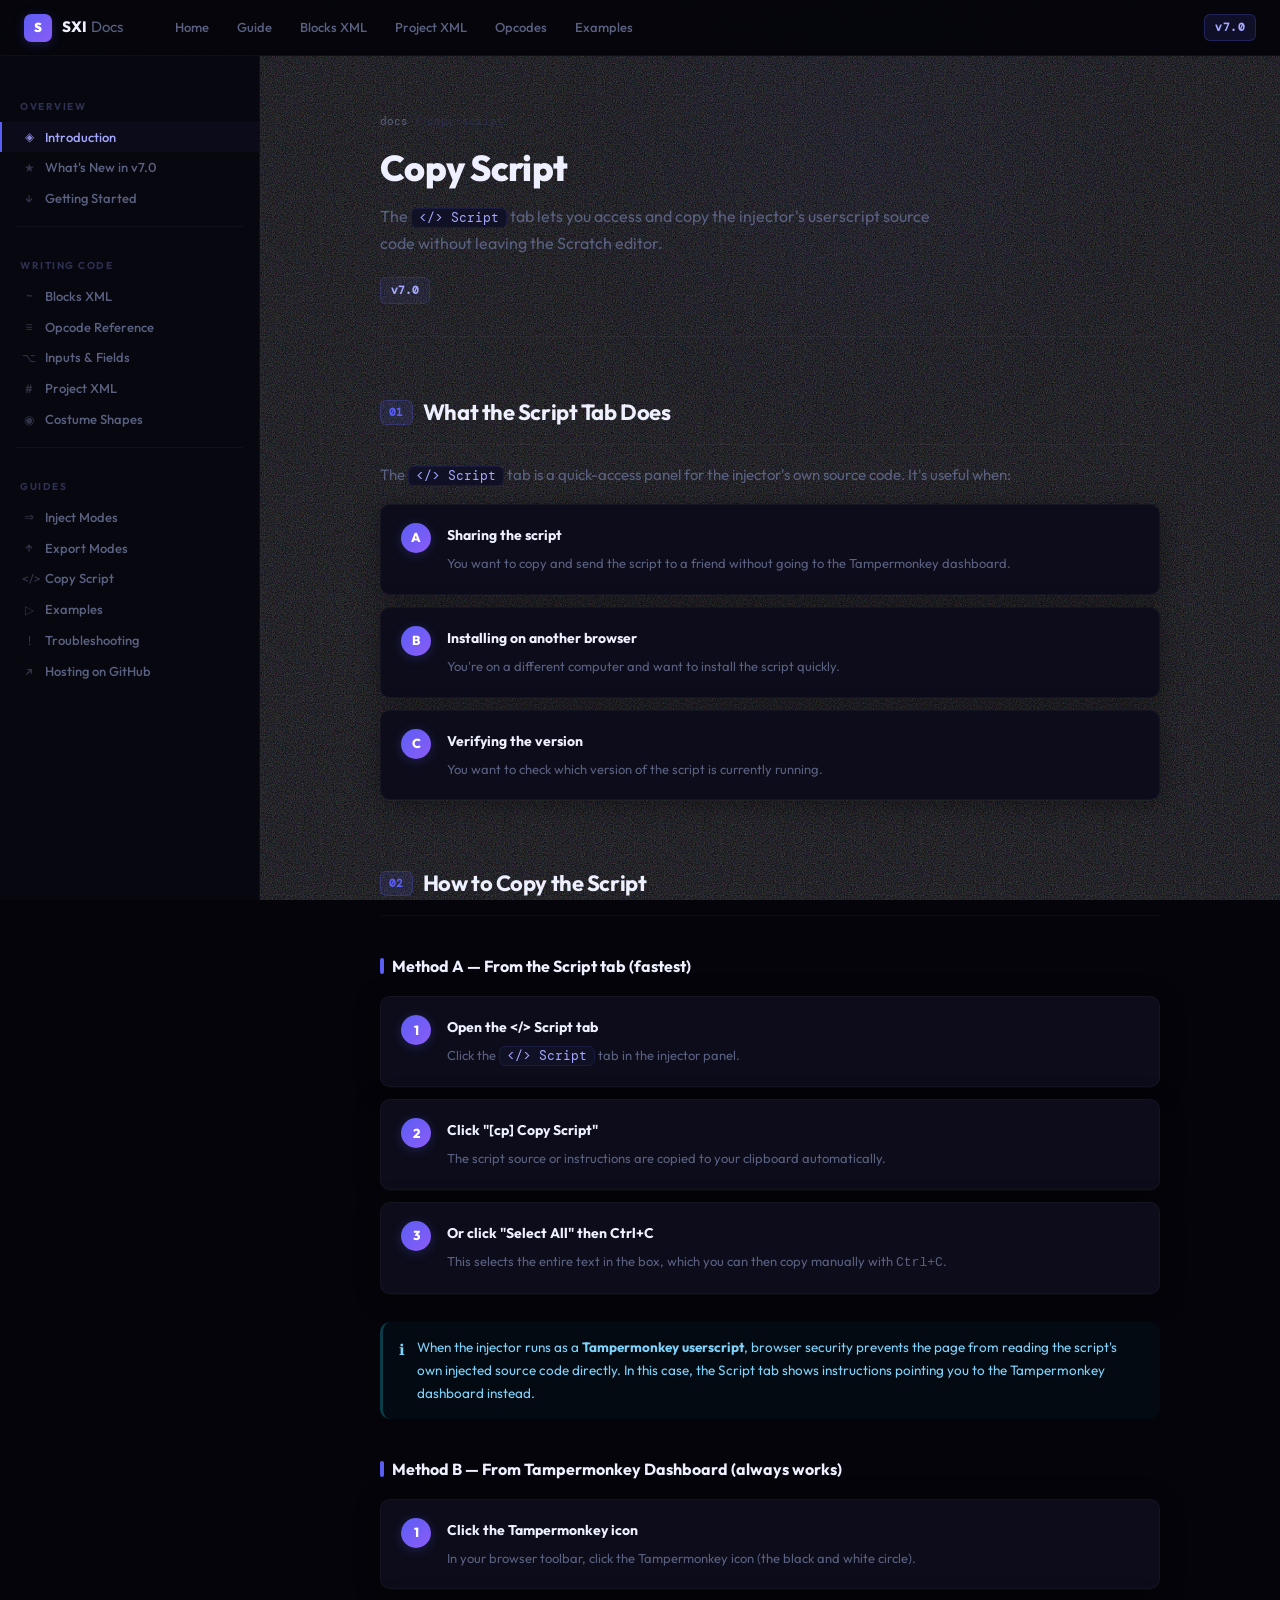
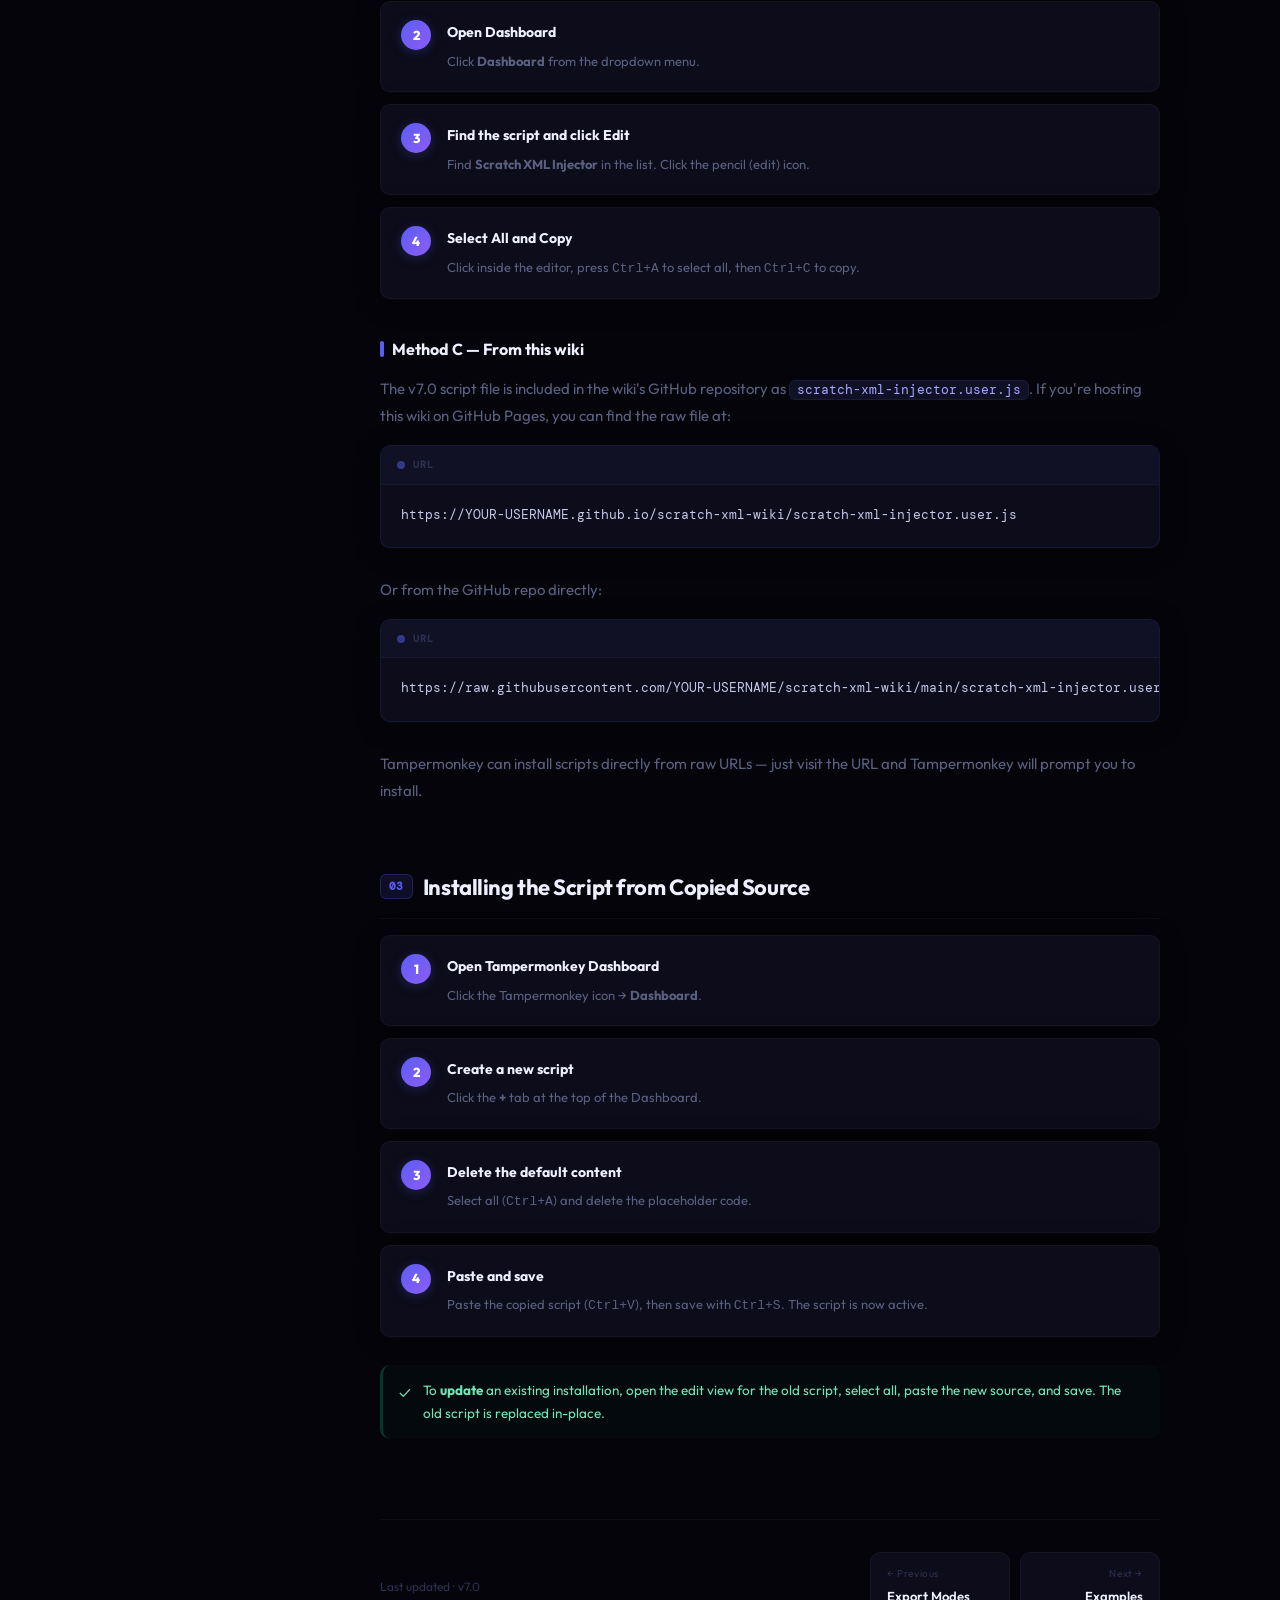
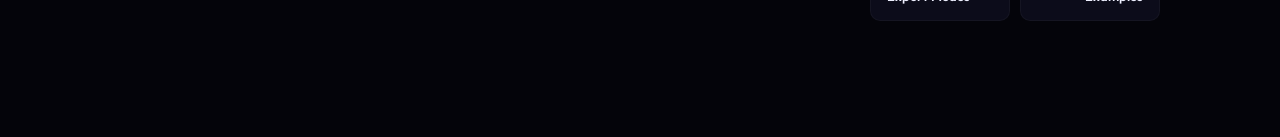
<file: index.html>
<!DOCTYPE html>
<html lang="en">
<head>
  <meta charset="UTF-8"/>
  <meta name="viewport" content="width=device-width,initial-scale=1"/>
  <title>Copy Script — Scratch XML Injector Docs</title>
  <link rel="stylesheet" href="../assets/css/main.css"/>
</head>
<body>
<div id="scroll-bar"></div>
<header class="topbar">
  <a class="topbar-logo" href="../index.html"><div class="logo-mark">S</div><span class="logo-name">SXI <span class="logo-sub">Docs</span></span></a>
  <nav class="topbar-nav">
    <a href="../index.html">Home</a>
    <a href="getting-started.html">Guide</a>
    <a href="blocks-xml.html">Blocks XML</a>
    <a href="project-xml.html">Project XML</a>
    <a href="opcodes.html">Opcodes</a>
    <a href="examples.html">Examples</a>
  </nav>
  <div class="topbar-right"><span class="topbar-badge">v7.0</span></div>
</header>
<div class="layout">
  <aside class="sidebar">
    <div class="sidebar-section">Overview</div>
    <a class="sidebar-link" href="../index.html"><span class="icon">◈</span>Introduction</a>
    <a class="sidebar-link" href="whats-new.html"><span class="icon">★</span>What's New in v7.0</a>
    <a class="sidebar-link" href="getting-started.html"><span class="icon">↓</span>Getting Started</a>
    <div class="sidebar-divider"></div>
    <div class="sidebar-section">Writing Code</div>
    <a class="sidebar-link" href="blocks-xml.html"><span class="icon">~</span>Blocks XML</a>
    <a class="sidebar-link" href="opcodes.html"><span class="icon">≡</span>Opcode Reference</a>
    <a class="sidebar-link" href="inputs-fields.html"><span class="icon">⌥</span>Inputs &amp; Fields</a>
    <a class="sidebar-link" href="project-xml.html"><span class="icon">#</span>Project XML</a>
    <a class="sidebar-link" href="costumes.html"><span class="icon">◉</span>Costume Shapes</a>
    <div class="sidebar-divider"></div>
    <div class="sidebar-section">Guides</div>
    <a class="sidebar-link" href="inject-modes.html"><span class="icon">⇒</span>Inject Modes</a>
    <a class="sidebar-link" href="export-modes.html"><span class="icon">↑</span>Export Modes</a>
    <a class="sidebar-link active" href="copy-script.html"><span class="icon">&lt;/&gt;</span>Copy Script</a>
    <a class="sidebar-link" href="examples.html"><span class="icon">▷</span>Examples</a>
    <a class="sidebar-link" href="troubleshooting.html"><span class="icon">!</span>Troubleshooting</a>
    <a class="sidebar-link" href="hosting.html"><span class="icon">↗</span>Hosting on GitHub</a>
  </aside>
  <div class="content-wrap">
    <main class="content">

      <div class="page-header">
        <div class="breadcrumb"><a href="../index.html">docs</a><span class="sep">/</span><span>copy-script</span></div>
        <h1>Copy Script</h1>
        <p class="lead">The <code>&lt;/&gt; Script</code> tab lets you access and copy the injector's userscript source code without leaving the Scratch editor.</p>
        <div class="meta"><span class="meta-tag indigo">v7.0</span></div>
      </div>

      <div class="doc-section" id="what-it-does">
        <h2 class="section-title"><span class="num">01</span>What the Script Tab Does</h2>
        <p>The <code>&lt;/&gt; Script</code> tab is a quick-access panel for the injector's own source code. It's useful when:</p>
        <div class="steps">
          <div class="step">
            <div class="step-num">A</div>
            <div class="step-body">
              <h4>Sharing the script</h4>
              <p>You want to copy and send the script to a friend without going to the Tampermonkey dashboard.</p>
            </div>
          </div>
          <div class="step">
            <div class="step-num">B</div>
            <div class="step-body">
              <h4>Installing on another browser</h4>
              <p>You're on a different computer and want to install the script quickly.</p>
            </div>
          </div>
          <div class="step">
            <div class="step-num">C</div>
            <div class="step-body">
              <h4>Verifying the version</h4>
              <p>You want to check which version of the script is currently running.</p>
            </div>
          </div>
        </div>
      </div>

      <div class="doc-section" id="how-to-copy">
        <h2 class="section-title"><span class="num">02</span>How to Copy the Script</h2>

        <h3 class="sub-title">Method A — From the Script tab (fastest)</h3>
        <div class="steps">
          <div class="step">
            <div class="step-num">1</div>
            <div class="step-body">
              <h4>Open the &lt;/&gt; Script tab</h4>
              <p>Click the <code>&lt;/&gt; Script</code> tab in the injector panel.</p>
            </div>
          </div>
          <div class="step">
            <div class="step-num">2</div>
            <div class="step-body">
              <h4>Click "[cp] Copy Script"</h4>
              <p>The script source or instructions are copied to your clipboard automatically.</p>
            </div>
          </div>
          <div class="step">
            <div class="step-num">3</div>
            <div class="step-body">
              <h4>Or click "Select All" then Ctrl+C</h4>
              <p>This selects the entire text in the box, which you can then copy manually with <kbd>Ctrl+C</kbd>.</p>
            </div>
          </div>
        </div>

        <div class="callout info">
          <div class="callout-icon">ℹ</div>
          <div>When the injector runs as a <strong>Tampermonkey userscript</strong>, browser security prevents the page from reading the script's own injected source code directly. In this case, the Script tab shows instructions pointing you to the Tampermonkey dashboard instead.</div>
        </div>

        <h3 class="sub-title">Method B — From Tampermonkey Dashboard (always works)</h3>
        <div class="steps">
          <div class="step">
            <div class="step-num">1</div>
            <div class="step-body">
              <h4>Click the Tampermonkey icon</h4>
              <p>In your browser toolbar, click the Tampermonkey icon (the black and white circle).</p>
            </div>
          </div>
          <div class="step">
            <div class="step-num">2</div>
            <div class="step-body">
              <h4>Open Dashboard</h4>
              <p>Click <strong>Dashboard</strong> from the dropdown menu.</p>
            </div>
          </div>
          <div class="step">
            <div class="step-num">3</div>
            <div class="step-body">
              <h4>Find the script and click Edit</h4>
              <p>Find <strong>Scratch XML Injector</strong> in the list. Click the pencil (edit) icon.</p>
            </div>
          </div>
          <div class="step">
            <div class="step-num">4</div>
            <div class="step-body">
              <h4>Select All and Copy</h4>
              <p>Click inside the editor, press <kbd>Ctrl+A</kbd> to select all, then <kbd>Ctrl+C</kbd> to copy.</p>
            </div>
          </div>
        </div>

        <h3 class="sub-title">Method C — From this wiki</h3>
        <p>The v7.0 script file is included in the wiki's GitHub repository as <code>scratch-xml-injector.user.js</code>. If you're hosting this wiki on GitHub Pages, you can find the raw file at:</p>
        <div class="code-block">
          <div class="code-block-header"><span class="code-block-lang">URL</span></div>
          <pre><code>https://YOUR-USERNAME.github.io/scratch-xml-wiki/scratch-xml-injector.user.js</code></pre>
        </div>
        <p>Or from the GitHub repo directly:</p>
        <div class="code-block">
          <div class="code-block-header"><span class="code-block-lang">URL</span></div>
          <pre><code>https://raw.githubusercontent.com/YOUR-USERNAME/scratch-xml-wiki/main/scratch-xml-injector.user.js</code></pre>
        </div>
        <p>Tampermonkey can install scripts directly from raw URLs — just visit the URL and Tampermonkey will prompt you to install.</p>
      </div>

      <div class="doc-section" id="installing">
        <h2 class="section-title"><span class="num">03</span>Installing the Script from Copied Source</h2>
        <div class="steps">
          <div class="step">
            <div class="step-num">1</div>
            <div class="step-body">
              <h4>Open Tampermonkey Dashboard</h4>
              <p>Click the Tampermonkey icon → <strong>Dashboard</strong>.</p>
            </div>
          </div>
          <div class="step">
            <div class="step-num">2</div>
            <div class="step-body">
              <h4>Create a new script</h4>
              <p>Click the <strong>+</strong> tab at the top of the Dashboard.</p>
            </div>
          </div>
          <div class="step">
            <div class="step-num">3</div>
            <div class="step-body">
              <h4>Delete the default content</h4>
              <p>Select all (<kbd>Ctrl+A</kbd>) and delete the placeholder code.</p>
            </div>
          </div>
          <div class="step">
            <div class="step-num">4</div>
            <div class="step-body">
              <h4>Paste and save</h4>
              <p>Paste the copied script (<kbd>Ctrl+V</kbd>), then save with <kbd>Ctrl+S</kbd>. The script is now active.</p>
            </div>
          </div>
        </div>

        <div class="callout success">
          <div class="callout-icon">✓</div>
          <div>To <strong>update</strong> an existing installation, open the edit view for the old script, select all, paste the new source, and save. The old script is replaced in-place.</div>
        </div>
      </div>

      <div class="doc-footer">
        <div class="footer-note">Last updated · v7.0</div>
        <div class="doc-nav-btns">
          <a class="doc-nav-btn prev" href="export-modes.html"><span class="nav-label">Previous</span><span class="nav-title">Export Modes</span></a>
          <a class="doc-nav-btn next" href="examples.html"><span class="nav-label">Next</span><span class="nav-title">Examples</span></a>
        </div>
      </div>
    </main>
  </div>
</div>
<script src="../assets/js/wiki.js"></script>
</body>
</html>
</file>
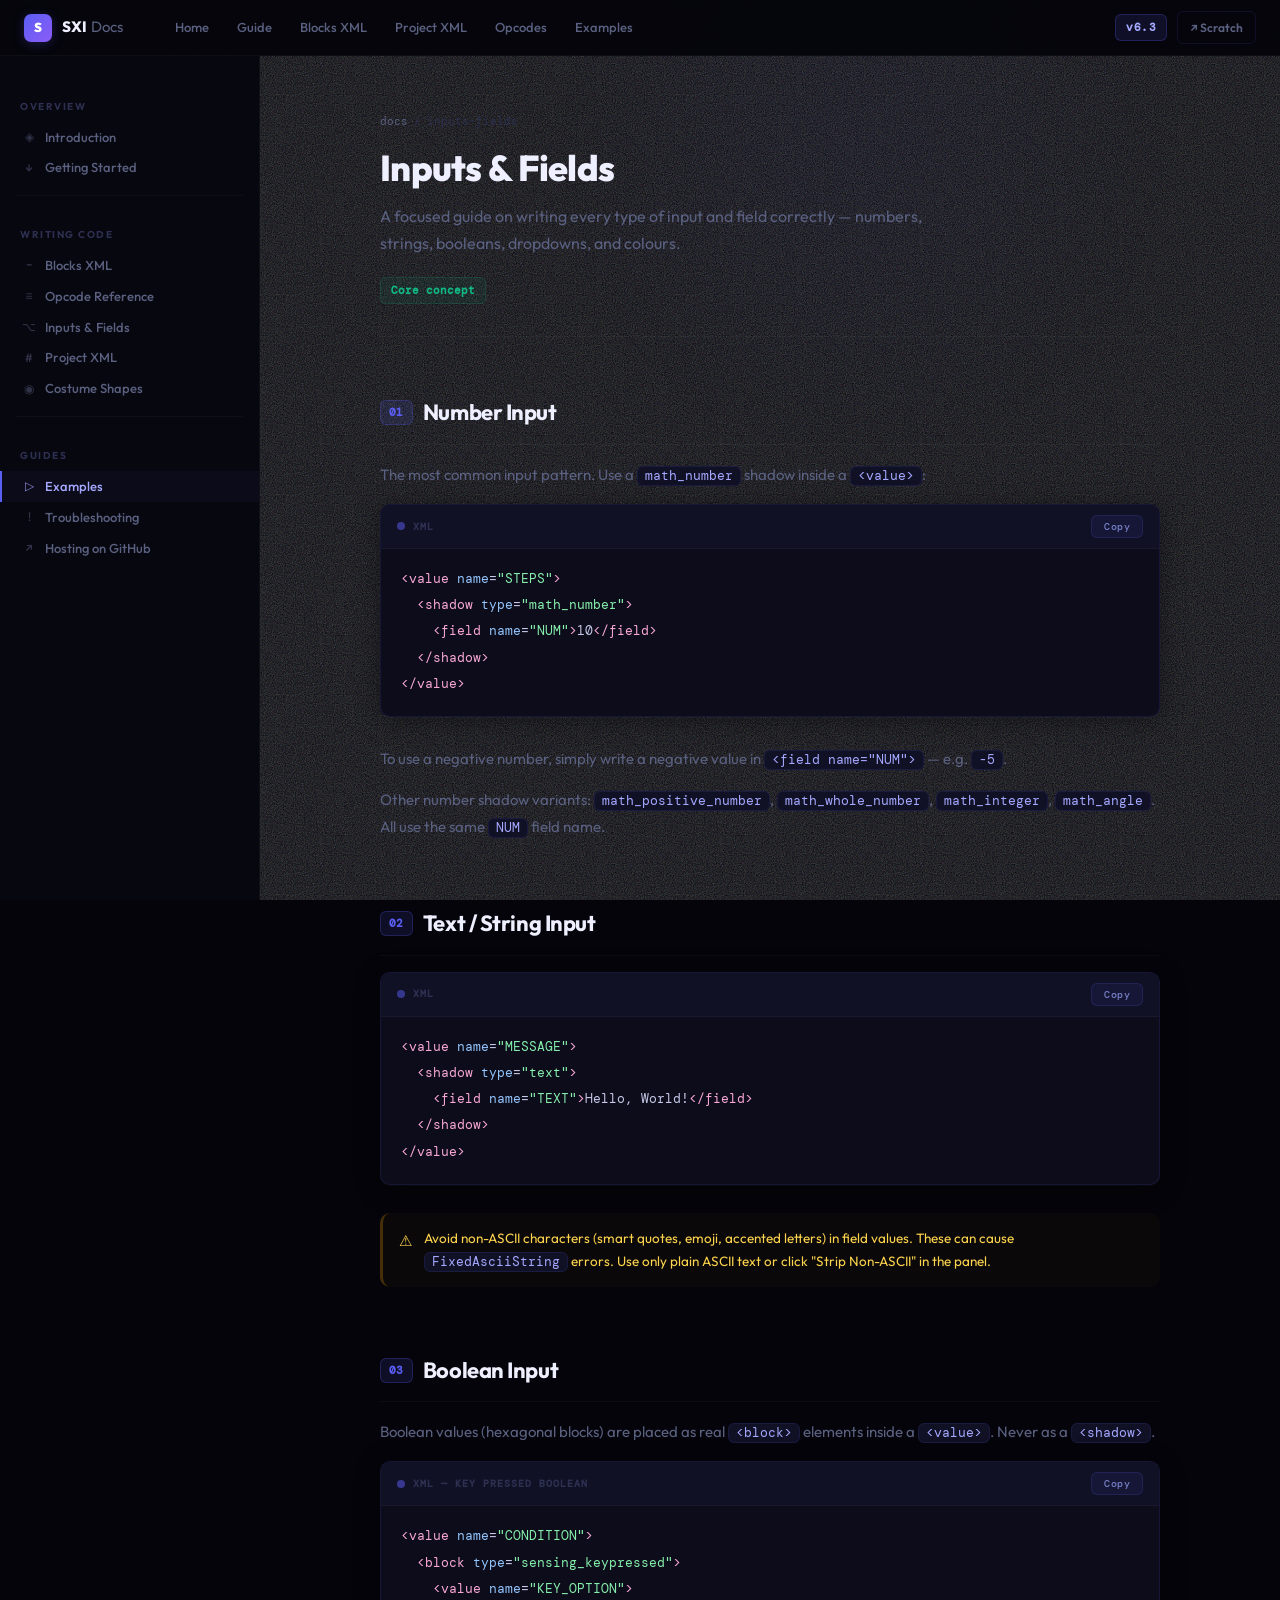
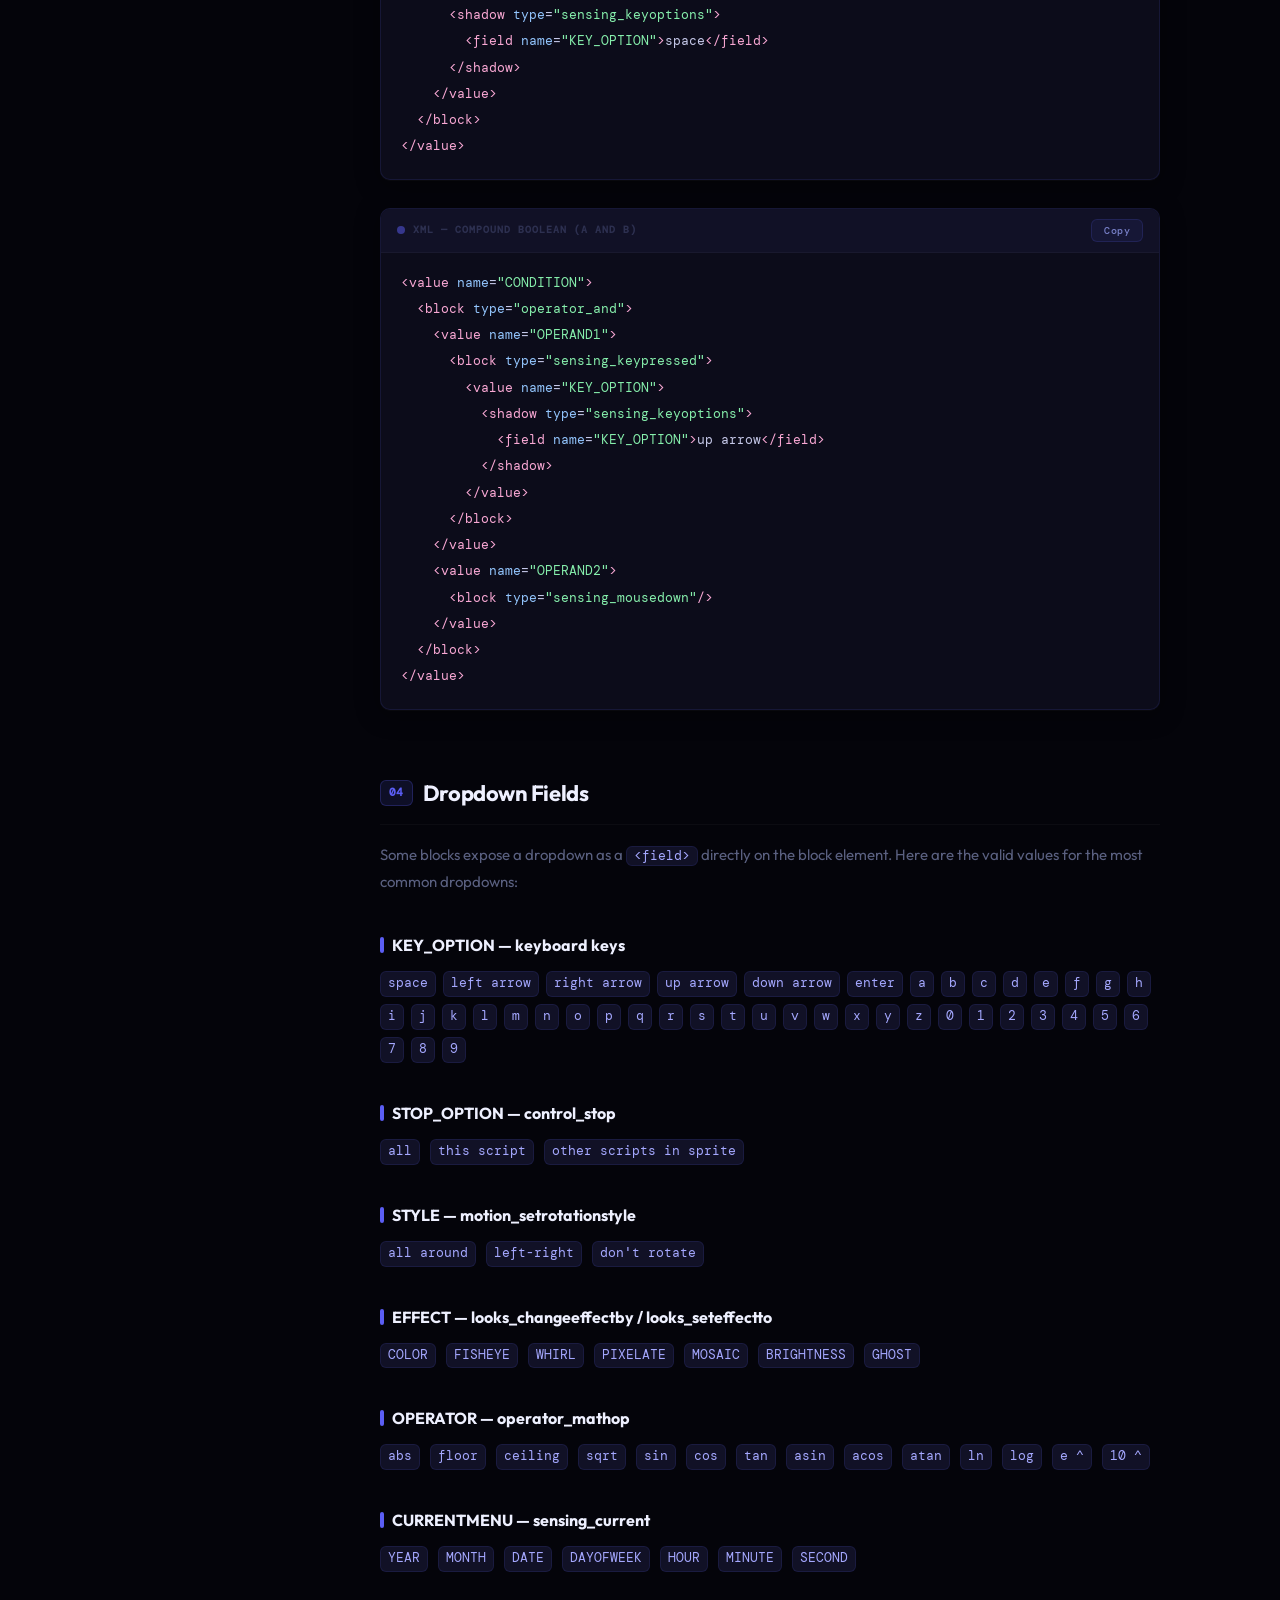
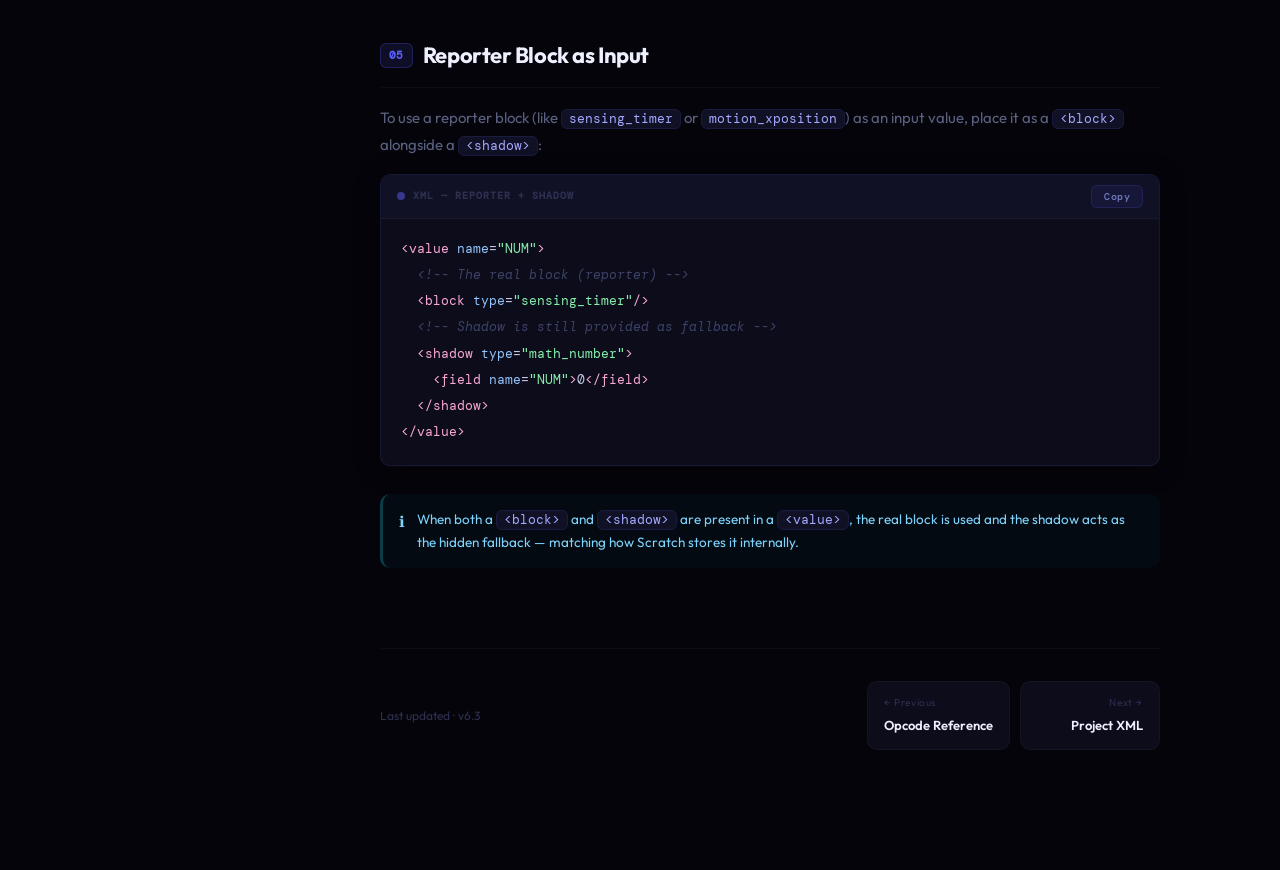
<file: examples.html>
<!DOCTYPE html>
<html lang="en">
<head>
  <meta charset="UTF-8"/>
  <meta name="viewport" content="width=device-width,initial-scale=1"/>
  <title>Inputs &amp; Fields — Scratch XML Injector Docs</title>
  <link rel="stylesheet" href="../assets/css/main.css"/>
</head>
<body>
<div id="scroll-bar"></div>
<header class="topbar">
  <a class="topbar-logo" href="../index.html"><div class="logo-mark">S</div><span class="logo-name">SXI <span class="logo-sub">Docs</span></span></a>
  <nav class="topbar-nav">
    <a href="../index.html">Home</a>
    <a href="getting-started.html">Guide</a>
    <a href="blocks-xml.html">Blocks XML</a>
    <a href="project-xml.html">Project XML</a>
    <a href="opcodes.html">Opcodes</a>
    <a href="examples.html">Examples</a>
  </nav>
  <div class="topbar-right">
    <span class="topbar-badge">v6.3</span>
    <a class="topbar-github" href="https://scratch.mit.edu" target="_blank">↗ Scratch</a>
  </div>
</header>
<div class="layout">
  <aside class="sidebar">
    <div class="sidebar-section">Overview</div>
    <a class="sidebar-link" href="../index.html"><span class="icon">◈</span>Introduction</a>
    <a class="sidebar-link" href="getting-started.html"><span class="icon">↓</span>Getting Started</a>
    <div class="sidebar-divider"></div>
    <div class="sidebar-section">Writing Code</div>
    <a class="sidebar-link" href="blocks-xml.html"><span class="icon">~</span>Blocks XML</a>
    <a class="sidebar-link" href="opcodes.html"><span class="icon">≡</span>Opcode Reference</a>
    <a class="sidebar-link active" href="inputs-fields.html"><span class="icon">⌥</span>Inputs &amp; Fields</a>
    <a class="sidebar-link" href="project-xml.html"><span class="icon">#</span>Project XML</a>
    <a class="sidebar-link" href="costumes.html"><span class="icon">◉</span>Costume Shapes</a>
    <div class="sidebar-divider"></div>
    <div class="sidebar-section">Guides</div>
    <a class="sidebar-link" href="examples.html"><span class="icon">▷</span>Examples</a>
    <a class="sidebar-link" href="troubleshooting.html"><span class="icon">!</span>Troubleshooting</a>
    <a class="sidebar-link" href="hosting.html"><span class="icon">↗</span>Hosting on GitHub</a>
  </aside>
  <div class="content-wrap">
    <main class="content">

      <div class="page-header">
        <div class="breadcrumb"><a href="../index.html">docs</a><span class="sep">/</span><span>inputs-fields</span></div>
        <h1>Inputs &amp; Fields</h1>
        <p class="lead">A focused guide on writing every type of input and field correctly — numbers, strings, booleans, dropdowns, and colours.</p>
        <div class="meta"><span class="meta-tag green">Core concept</span></div>
      </div>

      <div class="doc-section" id="number">
        <h2 class="section-title"><span class="num">01</span>Number Input</h2>
        <p>The most common input pattern. Use a <code>math_number</code> shadow inside a <code>&lt;value&gt;</code>:</p>
        <div class="code-block">
          <div class="code-block-header"><span class="code-block-lang">XML</span><button class="copy-btn">Copy</button></div>
          <pre><code><span class="t-tag">&lt;value</span> <span class="t-attr">name</span>=<span class="t-val">"STEPS"</span><span class="t-tag">&gt;</span>
  <span class="t-tag">&lt;shadow</span> <span class="t-attr">type</span>=<span class="t-val">"math_number"</span><span class="t-tag">&gt;</span>
    <span class="t-tag">&lt;field</span> <span class="t-attr">name</span>=<span class="t-val">"NUM"</span><span class="t-tag">&gt;</span>10<span class="t-tag">&lt;/field&gt;</span>
  <span class="t-tag">&lt;/shadow&gt;</span>
<span class="t-tag">&lt;/value&gt;</span></code></pre>
        </div>
        <p>To use a negative number, simply write a negative value in <code>&lt;field name="NUM"&gt;</code> — e.g. <code>-5</code>.</p>
        <p>Other number shadow variants: <code>math_positive_number</code>, <code>math_whole_number</code>, <code>math_integer</code>, <code>math_angle</code>. All use the same <code>NUM</code> field name.</p>
      </div>

      <div class="doc-section" id="text">
        <h2 class="section-title"><span class="num">02</span>Text / String Input</h2>
        <div class="code-block">
          <div class="code-block-header"><span class="code-block-lang">XML</span><button class="copy-btn">Copy</button></div>
          <pre><code><span class="t-tag">&lt;value</span> <span class="t-attr">name</span>=<span class="t-val">"MESSAGE"</span><span class="t-tag">&gt;</span>
  <span class="t-tag">&lt;shadow</span> <span class="t-attr">type</span>=<span class="t-val">"text"</span><span class="t-tag">&gt;</span>
    <span class="t-tag">&lt;field</span> <span class="t-attr">name</span>=<span class="t-val">"TEXT"</span><span class="t-tag">&gt;</span>Hello, World!<span class="t-tag">&lt;/field&gt;</span>
  <span class="t-tag">&lt;/shadow&gt;</span>
<span class="t-tag">&lt;/value&gt;</span></code></pre>
        </div>
        <div class="callout warn">
          <div class="callout-icon">⚠</div>
          <div>Avoid non-ASCII characters (smart quotes, emoji, accented letters) in field values. These can cause <code>FixedAsciiString</code> errors. Use only plain ASCII text or click "Strip Non-ASCII" in the panel.</div>
        </div>
      </div>

      <div class="doc-section" id="boolean">
        <h2 class="section-title"><span class="num">03</span>Boolean Input</h2>
        <p>Boolean values (hexagonal blocks) are placed as real <code>&lt;block&gt;</code> elements inside a <code>&lt;value&gt;</code>. Never as a <code>&lt;shadow&gt;</code>.</p>
        <div class="code-block">
          <div class="code-block-header"><span class="code-block-lang">XML — Key pressed boolean</span><button class="copy-btn">Copy</button></div>
          <pre><code><span class="t-tag">&lt;value</span> <span class="t-attr">name</span>=<span class="t-val">"CONDITION"</span><span class="t-tag">&gt;</span>
  <span class="t-tag">&lt;block</span> <span class="t-attr">type</span>=<span class="t-val">"sensing_keypressed"</span><span class="t-tag">&gt;</span>
    <span class="t-tag">&lt;value</span> <span class="t-attr">name</span>=<span class="t-val">"KEY_OPTION"</span><span class="t-tag">&gt;</span>
      <span class="t-tag">&lt;shadow</span> <span class="t-attr">type</span>=<span class="t-val">"sensing_keyoptions"</span><span class="t-tag">&gt;</span>
        <span class="t-tag">&lt;field</span> <span class="t-attr">name</span>=<span class="t-val">"KEY_OPTION"</span><span class="t-tag">&gt;</span>space<span class="t-tag">&lt;/field&gt;</span>
      <span class="t-tag">&lt;/shadow&gt;</span>
    <span class="t-tag">&lt;/value&gt;</span>
  <span class="t-tag">&lt;/block&gt;</span>
<span class="t-tag">&lt;/value&gt;</span></code></pre>
        </div>

        <div class="code-block">
          <div class="code-block-header"><span class="code-block-lang">XML — Compound boolean (A and B)</span><button class="copy-btn">Copy</button></div>
          <pre><code><span class="t-tag">&lt;value</span> <span class="t-attr">name</span>=<span class="t-val">"CONDITION"</span><span class="t-tag">&gt;</span>
  <span class="t-tag">&lt;block</span> <span class="t-attr">type</span>=<span class="t-val">"operator_and"</span><span class="t-tag">&gt;</span>
    <span class="t-tag">&lt;value</span> <span class="t-attr">name</span>=<span class="t-val">"OPERAND1"</span><span class="t-tag">&gt;</span>
      <span class="t-tag">&lt;block</span> <span class="t-attr">type</span>=<span class="t-val">"sensing_keypressed"</span><span class="t-tag">&gt;</span>
        <span class="t-tag">&lt;value</span> <span class="t-attr">name</span>=<span class="t-val">"KEY_OPTION"</span><span class="t-tag">&gt;</span>
          <span class="t-tag">&lt;shadow</span> <span class="t-attr">type</span>=<span class="t-val">"sensing_keyoptions"</span><span class="t-tag">&gt;</span>
            <span class="t-tag">&lt;field</span> <span class="t-attr">name</span>=<span class="t-val">"KEY_OPTION"</span><span class="t-tag">&gt;</span>up arrow<span class="t-tag">&lt;/field&gt;</span>
          <span class="t-tag">&lt;/shadow&gt;</span>
        <span class="t-tag">&lt;/value&gt;</span>
      <span class="t-tag">&lt;/block&gt;</span>
    <span class="t-tag">&lt;/value&gt;</span>
    <span class="t-tag">&lt;value</span> <span class="t-attr">name</span>=<span class="t-val">"OPERAND2"</span><span class="t-tag">&gt;</span>
      <span class="t-tag">&lt;block</span> <span class="t-attr">type</span>=<span class="t-val">"sensing_mousedown"</span><span class="t-tag">/&gt;</span>
    <span class="t-tag">&lt;/value&gt;</span>
  <span class="t-tag">&lt;/block&gt;</span>
<span class="t-tag">&lt;/value&gt;</span></code></pre>
        </div>
      </div>

      <div class="doc-section" id="dropdown">
        <h2 class="section-title"><span class="num">04</span>Dropdown Fields</h2>
        <p>Some blocks expose a dropdown as a <code>&lt;field&gt;</code> directly on the block element. Here are the valid values for the most common dropdowns:</p>

        <h3 class="sub-title">KEY_OPTION — keyboard keys</h3>
        <div style="display:flex;flex-wrap:wrap;gap:7px;margin:12px 0 24px">
          <code>space</code><code>left arrow</code><code>right arrow</code><code>up arrow</code><code>down arrow</code>
          <code>enter</code><code>a</code><code>b</code><code>c</code><code>d</code><code>e</code>
          <code>f</code><code>g</code><code>h</code><code>i</code><code>j</code><code>k</code><code>l</code>
          <code>m</code><code>n</code><code>o</code><code>p</code><code>q</code><code>r</code><code>s</code>
          <code>t</code><code>u</code><code>v</code><code>w</code><code>x</code><code>y</code><code>z</code>
          <code>0</code><code>1</code><code>2</code><code>3</code><code>4</code><code>5</code><code>6</code><code>7</code><code>8</code><code>9</code>
        </div>

        <h3 class="sub-title">STOP_OPTION — control_stop</h3>
        <div style="display:flex;gap:10px;flex-wrap:wrap;margin:12px 0 24px">
          <code>all</code><code>this script</code><code>other scripts in sprite</code>
        </div>

        <h3 class="sub-title">STYLE — motion_setrotationstyle</h3>
        <div style="display:flex;gap:10px;flex-wrap:wrap;margin:12px 0 24px">
          <code>all around</code><code>left-right</code><code>don't rotate</code>
        </div>

        <h3 class="sub-title">EFFECT — looks_changeeffectby / looks_seteffectto</h3>
        <div style="display:flex;gap:10px;flex-wrap:wrap;margin:12px 0 24px">
          <code>COLOR</code><code>FISHEYE</code><code>WHIRL</code><code>PIXELATE</code><code>MOSAIC</code><code>BRIGHTNESS</code><code>GHOST</code>
        </div>

        <h3 class="sub-title">OPERATOR — operator_mathop</h3>
        <div style="display:flex;gap:10px;flex-wrap:wrap;margin:12px 0 24px">
          <code>abs</code><code>floor</code><code>ceiling</code><code>sqrt</code><code>sin</code><code>cos</code><code>tan</code><code>asin</code><code>acos</code><code>atan</code><code>ln</code><code>log</code><code>e ^</code><code>10 ^</code>
        </div>

        <h3 class="sub-title">CURRENTMENU — sensing_current</h3>
        <div style="display:flex;gap:10px;flex-wrap:wrap;margin:12px 0 24px">
          <code>YEAR</code><code>MONTH</code><code>DATE</code><code>DAYOFWEEK</code><code>HOUR</code><code>MINUTE</code><code>SECOND</code>
        </div>
      </div>

      <div class="doc-section" id="reporter-inside-value">
        <h2 class="section-title"><span class="num">05</span>Reporter Block as Input</h2>
        <p>To use a reporter block (like <code>sensing_timer</code> or <code>motion_xposition</code>) as an input value, place it as a <code>&lt;block&gt;</code> alongside a <code>&lt;shadow&gt;</code>:</p>
        <div class="code-block">
          <div class="code-block-header"><span class="code-block-lang">XML — Reporter + shadow</span><button class="copy-btn">Copy</button></div>
          <pre><code><span class="t-tag">&lt;value</span> <span class="t-attr">name</span>=<span class="t-val">"NUM"</span><span class="t-tag">&gt;</span>
  <span class="t-cm">&lt;!-- The real block (reporter) --&gt;</span>
  <span class="t-tag">&lt;block</span> <span class="t-attr">type</span>=<span class="t-val">"sensing_timer"</span><span class="t-tag">/&gt;</span>
  <span class="t-cm">&lt;!-- Shadow is still provided as fallback --&gt;</span>
  <span class="t-tag">&lt;shadow</span> <span class="t-attr">type</span>=<span class="t-val">"math_number"</span><span class="t-tag">&gt;</span>
    <span class="t-tag">&lt;field</span> <span class="t-attr">name</span>=<span class="t-val">"NUM"</span><span class="t-tag">&gt;</span>0<span class="t-tag">&lt;/field&gt;</span>
  <span class="t-tag">&lt;/shadow&gt;</span>
<span class="t-tag">&lt;/value&gt;</span></code></pre>
        </div>
        <div class="callout info">
          <div class="callout-icon">ℹ</div>
          <div>When both a <code>&lt;block&gt;</code> and <code>&lt;shadow&gt;</code> are present in a <code>&lt;value&gt;</code>, the real block is used and the shadow acts as the hidden fallback — matching how Scratch stores it internally.</div>
        </div>
      </div>

      <div class="doc-footer">
        <div class="footer-note">Last updated · v6.3</div>
        <div class="doc-nav-btns">
          <a class="doc-nav-btn prev" href="opcodes.html"><span class="nav-label">Previous</span><span class="nav-title">Opcode Reference</span></a>
          <a class="doc-nav-btn next" href="project-xml.html"><span class="nav-label">Next</span><span class="nav-title">Project XML</span></a>
        </div>
      </div>

    </main>
  </div>
</div>
<script src="../assets/js/wiki.js"></script>
</body>
</html>
</file>
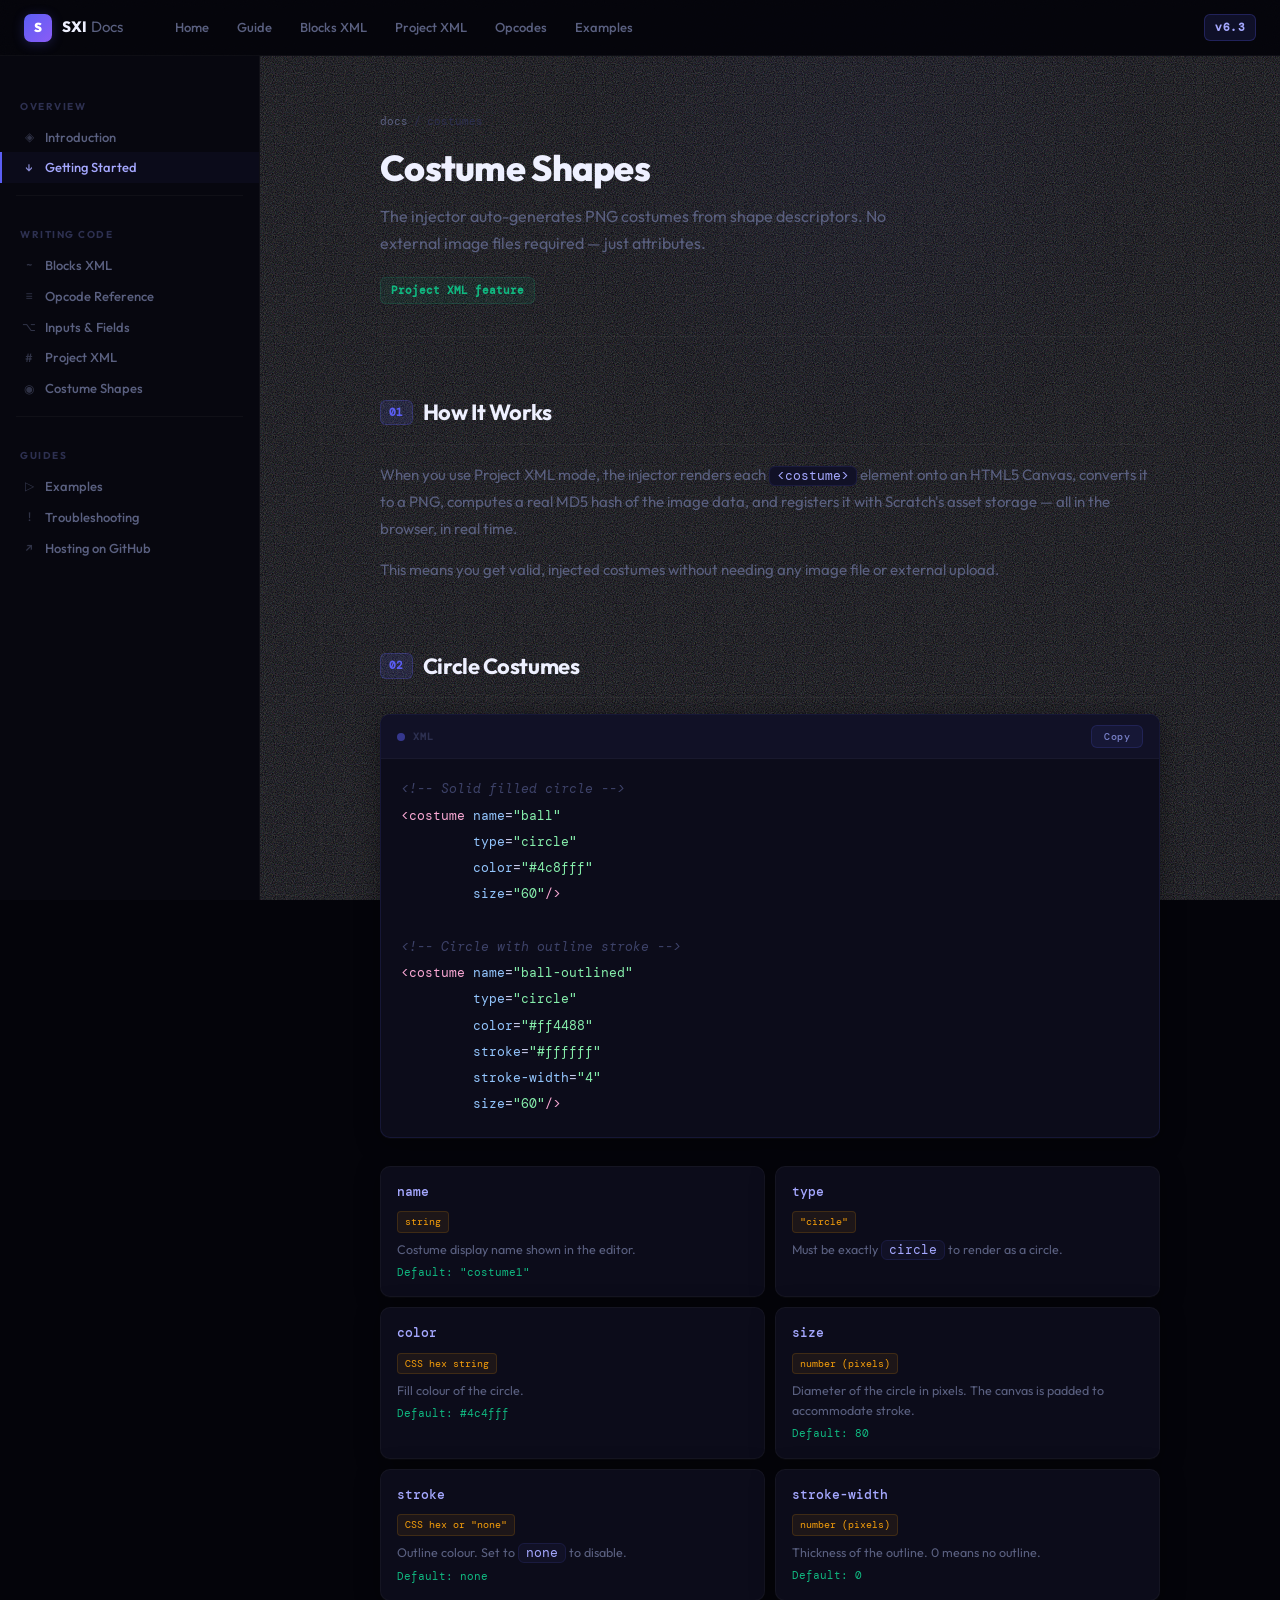
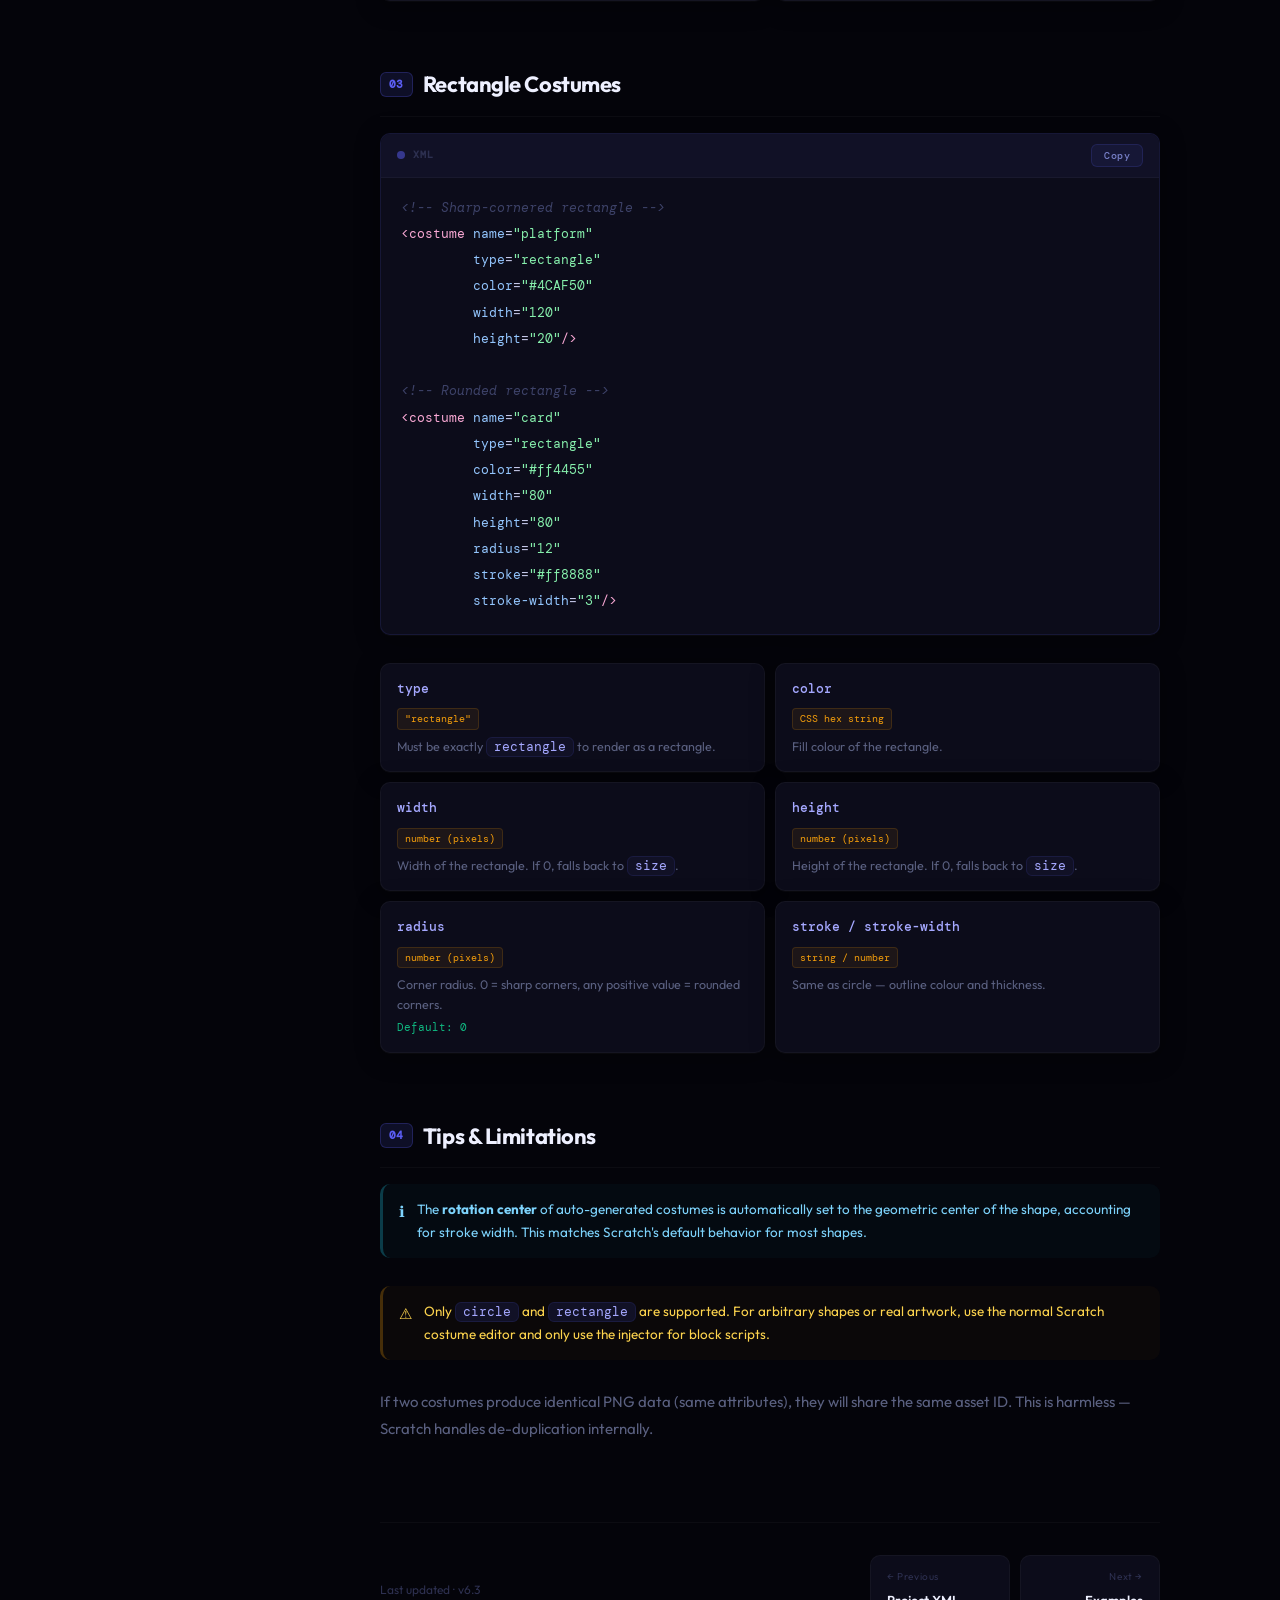
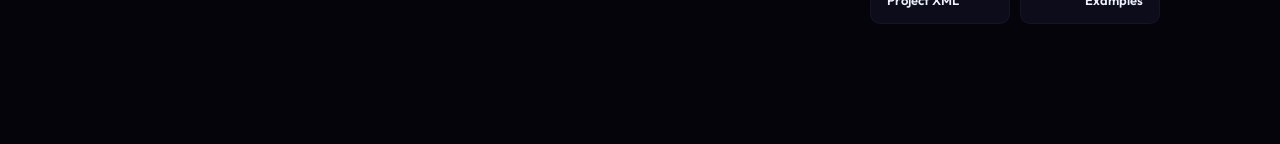
<file: getting-started.html>
<!DOCTYPE html>
<html lang="en">
<head>
  <meta charset="UTF-8"/>
  <meta name="viewport" content="width=device-width,initial-scale=1"/>
  <title>Costume Shapes — Scratch XML Injector Docs</title>
  <link rel="stylesheet" href="../assets/css/main.css"/>
</head>
<body>
<div id="scroll-bar"></div>
<header class="topbar">
  <a class="topbar-logo" href="../index.html"><div class="logo-mark">S</div><span class="logo-name">SXI <span class="logo-sub">Docs</span></span></a>
  <nav class="topbar-nav">
    <a href="../index.html">Home</a>
    <a href="getting-started.html">Guide</a>
    <a href="blocks-xml.html">Blocks XML</a>
    <a href="project-xml.html">Project XML</a>
    <a href="opcodes.html">Opcodes</a>
    <a href="examples.html">Examples</a>
  </nav>
  <div class="topbar-right"><span class="topbar-badge">v6.3</span></div>
</header>
<div class="layout">
  <aside class="sidebar">
    <div class="sidebar-section">Overview</div>
    <a class="sidebar-link" href="../index.html"><span class="icon">◈</span>Introduction</a>
    <a class="sidebar-link" href="getting-started.html"><span class="icon">↓</span>Getting Started</a>
    <div class="sidebar-divider"></div>
    <div class="sidebar-section">Writing Code</div>
    <a class="sidebar-link" href="blocks-xml.html"><span class="icon">~</span>Blocks XML</a>
    <a class="sidebar-link" href="opcodes.html"><span class="icon">≡</span>Opcode Reference</a>
    <a class="sidebar-link" href="inputs-fields.html"><span class="icon">⌥</span>Inputs &amp; Fields</a>
    <a class="sidebar-link" href="project-xml.html"><span class="icon">#</span>Project XML</a>
    <a class="sidebar-link active" href="costumes.html"><span class="icon">◉</span>Costume Shapes</a>
    <div class="sidebar-divider"></div>
    <div class="sidebar-section">Guides</div>
    <a class="sidebar-link" href="examples.html"><span class="icon">▷</span>Examples</a>
    <a class="sidebar-link" href="troubleshooting.html"><span class="icon">!</span>Troubleshooting</a>
    <a class="sidebar-link" href="hosting.html"><span class="icon">↗</span>Hosting on GitHub</a>
  </aside>
  <div class="content-wrap">
    <main class="content">
      <div class="page-header">
        <div class="breadcrumb"><a href="../index.html">docs</a><span class="sep">/</span><span>costumes</span></div>
        <h1>Costume Shapes</h1>
        <p class="lead">The injector auto-generates PNG costumes from shape descriptors. No external image files required — just attributes.</p>
        <div class="meta"><span class="meta-tag green">Project XML feature</span></div>
      </div>

      <div class="doc-section" id="how-it-works">
        <h2 class="section-title"><span class="num">01</span>How It Works</h2>
        <p>When you use Project XML mode, the injector renders each <code>&lt;costume&gt;</code> element onto an HTML5 Canvas, converts it to a PNG, computes a real MD5 hash of the image data, and registers it with Scratch's asset storage — all in the browser, in real time.</p>
        <p>This means you get valid, injected costumes without needing any image file or external upload.</p>
      </div>

      <div class="doc-section" id="circle">
        <h2 class="section-title"><span class="num">02</span>Circle Costumes</h2>
        <div class="code-block">
          <div class="code-block-header"><span class="code-block-lang">XML</span><button class="copy-btn">Copy</button></div>
          <pre><code><span class="t-cm">&lt;!-- Solid filled circle --&gt;</span>
<span class="t-tag">&lt;costume</span> <span class="t-attr">name</span>=<span class="t-val">"ball"</span>
         <span class="t-attr">type</span>=<span class="t-val">"circle"</span>
         <span class="t-attr">color</span>=<span class="t-val">"#4c8fff"</span>
         <span class="t-attr">size</span>=<span class="t-val">"60"</span><span class="t-tag">/&gt;</span>

<span class="t-cm">&lt;!-- Circle with outline stroke --&gt;</span>
<span class="t-tag">&lt;costume</span> <span class="t-attr">name</span>=<span class="t-val">"ball-outlined"</span>
         <span class="t-attr">type</span>=<span class="t-val">"circle"</span>
         <span class="t-attr">color</span>=<span class="t-val">"#ff4488"</span>
         <span class="t-attr">stroke</span>=<span class="t-val">"#ffffff"</span>
         <span class="t-attr">stroke-width</span>=<span class="t-val">"4"</span>
         <span class="t-attr">size</span>=<span class="t-val">"60"</span><span class="t-tag">/&gt;</span></code></pre>
        </div>

        <div class="attr-grid">
          <div class="attr-card"><div class="attr-name">name</div><div class="attr-type">string</div><div class="attr-desc">Costume display name shown in the editor.</div><div class="attr-default">Default: "costume1"</div></div>
          <div class="attr-card"><div class="attr-name">type</div><div class="attr-type">"circle"</div><div class="attr-desc">Must be exactly <code>circle</code> to render as a circle.</div></div>
          <div class="attr-card"><div class="attr-name">color</div><div class="attr-type">CSS hex string</div><div class="attr-desc">Fill colour of the circle.</div><div class="attr-default">Default: #4c4fff</div></div>
          <div class="attr-card"><div class="attr-name">size</div><div class="attr-type">number (pixels)</div><div class="attr-desc">Diameter of the circle in pixels. The canvas is padded to accommodate stroke.</div><div class="attr-default">Default: 80</div></div>
          <div class="attr-card"><div class="attr-name">stroke</div><div class="attr-type">CSS hex or "none"</div><div class="attr-desc">Outline colour. Set to <code>none</code> to disable.</div><div class="attr-default">Default: none</div></div>
          <div class="attr-card"><div class="attr-name">stroke-width</div><div class="attr-type">number (pixels)</div><div class="attr-desc">Thickness of the outline. 0 means no outline.</div><div class="attr-default">Default: 0</div></div>
        </div>
      </div>

      <div class="doc-section" id="rectangle">
        <h2 class="section-title"><span class="num">03</span>Rectangle Costumes</h2>
        <div class="code-block">
          <div class="code-block-header"><span class="code-block-lang">XML</span><button class="copy-btn">Copy</button></div>
          <pre><code><span class="t-cm">&lt;!-- Sharp-cornered rectangle --&gt;</span>
<span class="t-tag">&lt;costume</span> <span class="t-attr">name</span>=<span class="t-val">"platform"</span>
         <span class="t-attr">type</span>=<span class="t-val">"rectangle"</span>
         <span class="t-attr">color</span>=<span class="t-val">"#4CAF50"</span>
         <span class="t-attr">width</span>=<span class="t-val">"120"</span>
         <span class="t-attr">height</span>=<span class="t-val">"20"</span><span class="t-tag">/&gt;</span>

<span class="t-cm">&lt;!-- Rounded rectangle --&gt;</span>
<span class="t-tag">&lt;costume</span> <span class="t-attr">name</span>=<span class="t-val">"card"</span>
         <span class="t-attr">type</span>=<span class="t-val">"rectangle"</span>
         <span class="t-attr">color</span>=<span class="t-val">"#ff4455"</span>
         <span class="t-attr">width</span>=<span class="t-val">"80"</span>
         <span class="t-attr">height</span>=<span class="t-val">"80"</span>
         <span class="t-attr">radius</span>=<span class="t-val">"12"</span>
         <span class="t-attr">stroke</span>=<span class="t-val">"#ff8888"</span>
         <span class="t-attr">stroke-width</span>=<span class="t-val">"3"</span><span class="t-tag">/&gt;</span></code></pre>
        </div>

        <div class="attr-grid">
          <div class="attr-card"><div class="attr-name">type</div><div class="attr-type">"rectangle"</div><div class="attr-desc">Must be exactly <code>rectangle</code> to render as a rectangle.</div></div>
          <div class="attr-card"><div class="attr-name">color</div><div class="attr-type">CSS hex string</div><div class="attr-desc">Fill colour of the rectangle.</div></div>
          <div class="attr-card"><div class="attr-name">width</div><div class="attr-type">number (pixels)</div><div class="attr-desc">Width of the rectangle. If 0, falls back to <code>size</code>.</div></div>
          <div class="attr-card"><div class="attr-name">height</div><div class="attr-type">number (pixels)</div><div class="attr-desc">Height of the rectangle. If 0, falls back to <code>size</code>.</div></div>
          <div class="attr-card"><div class="attr-name">radius</div><div class="attr-type">number (pixels)</div><div class="attr-desc">Corner radius. 0 = sharp corners, any positive value = rounded corners.</div><div class="attr-default">Default: 0</div></div>
          <div class="attr-card"><div class="attr-name">stroke / stroke-width</div><div class="attr-type">string / number</div><div class="attr-desc">Same as circle — outline colour and thickness.</div></div>
        </div>
      </div>

      <div class="doc-section" id="tips">
        <h2 class="section-title"><span class="num">04</span>Tips &amp; Limitations</h2>
        <div class="callout info">
          <div class="callout-icon">ℹ</div>
          <div>The <strong>rotation center</strong> of auto-generated costumes is automatically set to the geometric center of the shape, accounting for stroke width. This matches Scratch's default behavior for most shapes.</div>
        </div>
        <div class="callout warn">
          <div class="callout-icon">⚠</div>
          <div>Only <code>circle</code> and <code>rectangle</code> are supported. For arbitrary shapes or real artwork, use the normal Scratch costume editor and only use the injector for block scripts.</div>
        </div>
        <p>If two costumes produce identical PNG data (same attributes), they will share the same asset ID. This is harmless — Scratch handles de-duplication internally.</p>
      </div>

      <div class="doc-footer">
        <div class="footer-note">Last updated · v6.3</div>
        <div class="doc-nav-btns">
          <a class="doc-nav-btn prev" href="project-xml.html"><span class="nav-label">Previous</span><span class="nav-title">Project XML</span></a>
          <a class="doc-nav-btn next" href="examples.html"><span class="nav-label">Next</span><span class="nav-title">Examples</span></a>
        </div>
      </div>
    </main>
  </div>
</div>
<script src="../assets/js/wiki.js"></script>
</body>
</html>
</file>
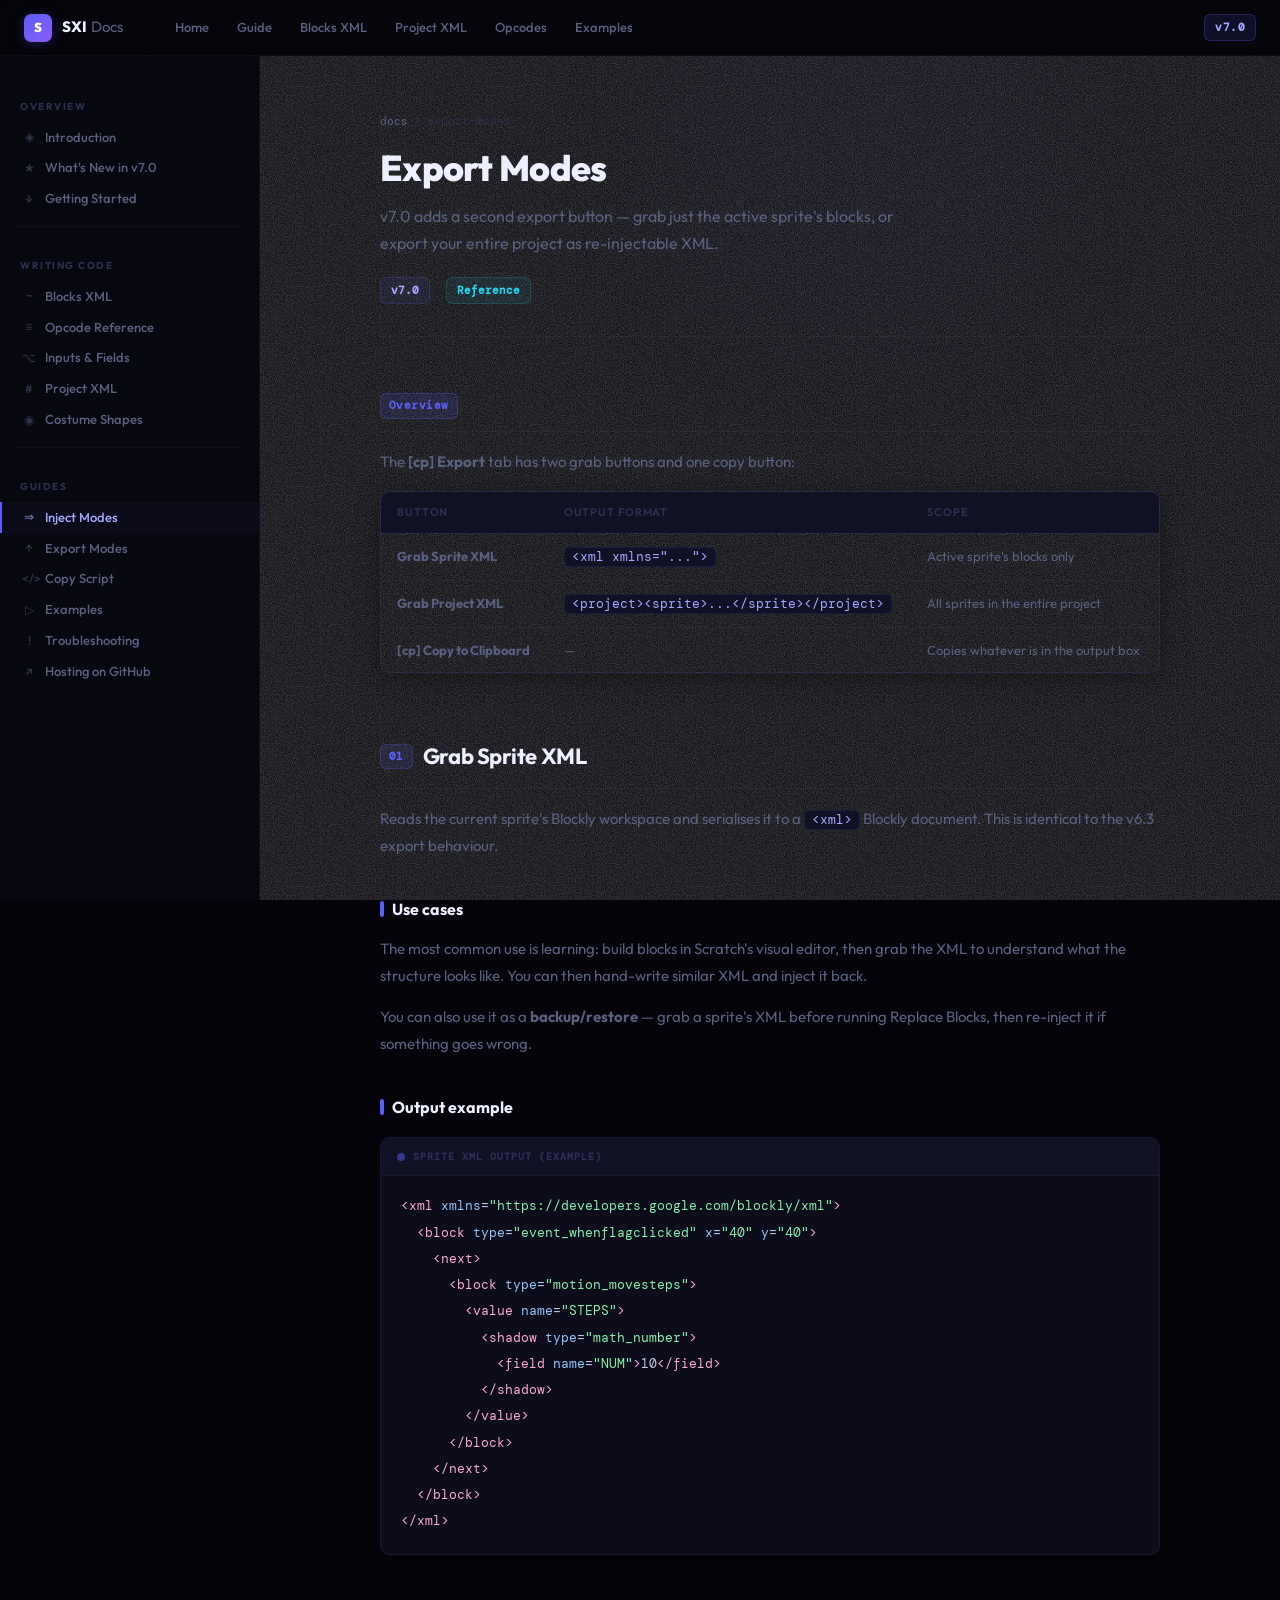
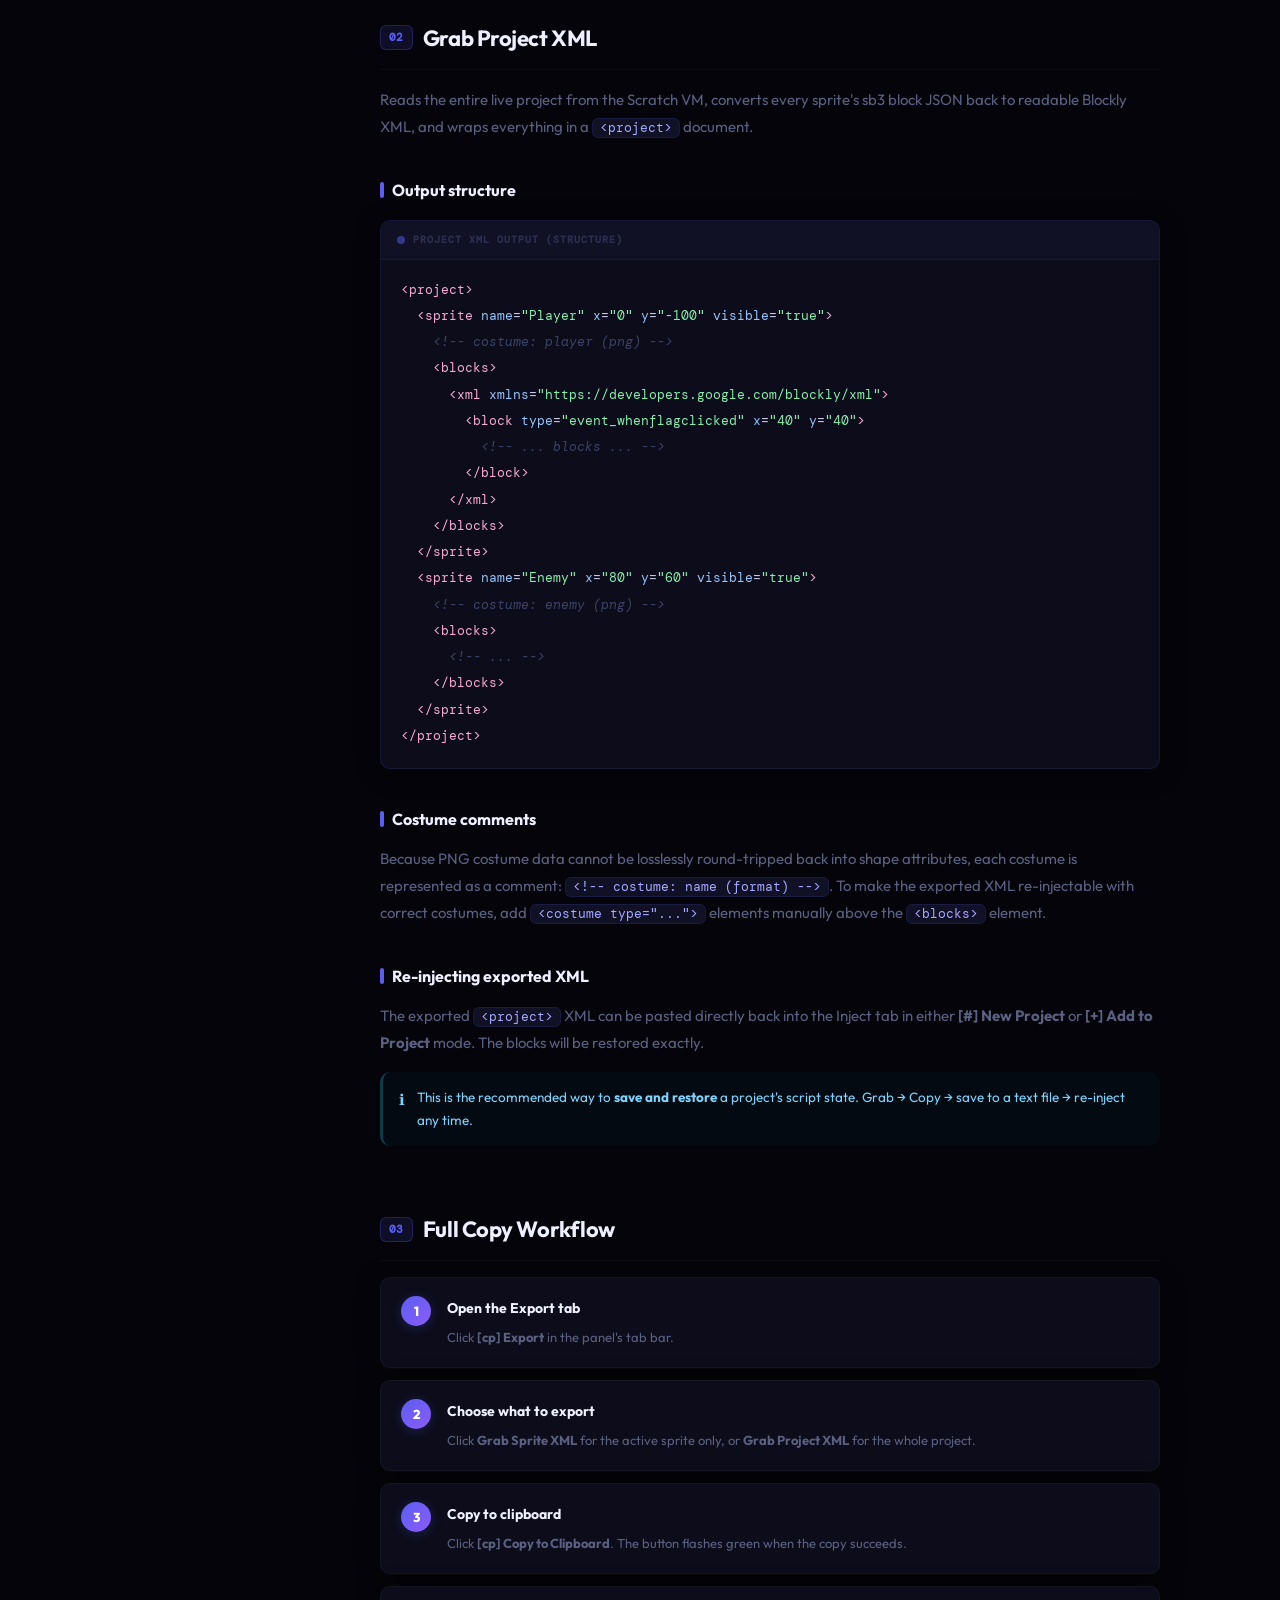
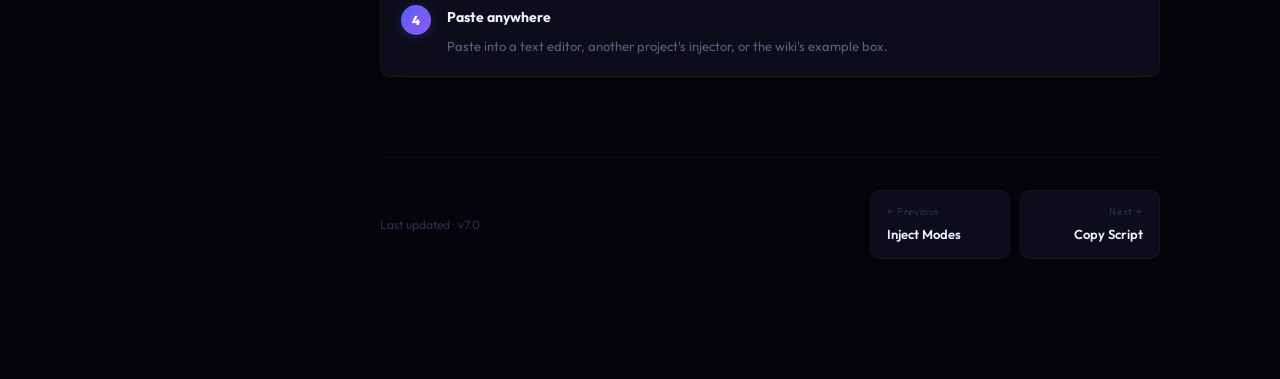
<file: inject-modes.html>
<!DOCTYPE html>
<html lang="en">
<head>
  <meta charset="UTF-8"/>
  <meta name="viewport" content="width=device-width,initial-scale=1"/>
  <title>Export Modes — Scratch XML Injector Docs</title>
  <link rel="stylesheet" href="../assets/css/main.css"/>
</head>
<body>
<div id="scroll-bar"></div>
<header class="topbar">
  <a class="topbar-logo" href="../index.html"><div class="logo-mark">S</div><span class="logo-name">SXI <span class="logo-sub">Docs</span></span></a>
  <nav class="topbar-nav">
    <a href="../index.html">Home</a>
    <a href="getting-started.html">Guide</a>
    <a href="blocks-xml.html">Blocks XML</a>
    <a href="project-xml.html">Project XML</a>
    <a href="opcodes.html">Opcodes</a>
    <a href="examples.html">Examples</a>
  </nav>
  <div class="topbar-right"><span class="topbar-badge">v7.0</span></div>
</header>
<div class="layout">
  <aside class="sidebar">
    <div class="sidebar-section">Overview</div>
    <a class="sidebar-link" href="../index.html"><span class="icon">◈</span>Introduction</a>
    <a class="sidebar-link" href="whats-new.html"><span class="icon">★</span>What's New in v7.0</a>
    <a class="sidebar-link" href="getting-started.html"><span class="icon">↓</span>Getting Started</a>
    <div class="sidebar-divider"></div>
    <div class="sidebar-section">Writing Code</div>
    <a class="sidebar-link" href="blocks-xml.html"><span class="icon">~</span>Blocks XML</a>
    <a class="sidebar-link" href="opcodes.html"><span class="icon">≡</span>Opcode Reference</a>
    <a class="sidebar-link" href="inputs-fields.html"><span class="icon">⌥</span>Inputs &amp; Fields</a>
    <a class="sidebar-link" href="project-xml.html"><span class="icon">#</span>Project XML</a>
    <a class="sidebar-link" href="costumes.html"><span class="icon">◉</span>Costume Shapes</a>
    <div class="sidebar-divider"></div>
    <div class="sidebar-section">Guides</div>
    <a class="sidebar-link" href="inject-modes.html"><span class="icon">⇒</span>Inject Modes</a>
    <a class="sidebar-link active" href="export-modes.html"><span class="icon">↑</span>Export Modes</a>
    <a class="sidebar-link" href="copy-script.html"><span class="icon">&lt;/&gt;</span>Copy Script</a>
    <a class="sidebar-link" href="examples.html"><span class="icon">▷</span>Examples</a>
    <a class="sidebar-link" href="troubleshooting.html"><span class="icon">!</span>Troubleshooting</a>
    <a class="sidebar-link" href="hosting.html"><span class="icon">↗</span>Hosting on GitHub</a>
  </aside>
  <div class="content-wrap">
    <main class="content">

      <div class="page-header">
        <div class="breadcrumb"><a href="../index.html">docs</a><span class="sep">/</span><span>export-modes</span></div>
        <h1>Export Modes</h1>
        <p class="lead">v7.0 adds a second export button — grab just the active sprite's blocks, or export your entire project as re-injectable XML.</p>
        <div class="meta"><span class="meta-tag indigo">v7.0</span><span class="meta-tag blue">Reference</span></div>
      </div>

      <div class="doc-section" id="overview">
        <h2 class="section-title"><span class="num">Overview</span></h2>
        <p>The <strong>[cp] Export</strong> tab has two grab buttons and one copy button:</p>
        <div class="table-wrap">
          <table>
            <thead><tr><th>Button</th><th>Output format</th><th>Scope</th></tr></thead>
            <tbody>
              <tr>
                <td><strong>Grab Sprite XML</strong></td>
                <td><code>&lt;xml xmlns="..."&gt;</code></td>
                <td>Active sprite's blocks only</td>
              </tr>
              <tr>
                <td><strong>Grab Project XML</strong></td>
                <td><code>&lt;project&gt;&lt;sprite&gt;...&lt;/sprite&gt;&lt;/project&gt;</code></td>
                <td>All sprites in the entire project</td>
              </tr>
              <tr>
                <td><strong>[cp] Copy to Clipboard</strong></td>
                <td>—</td>
                <td>Copies whatever is in the output box</td>
              </tr>
            </tbody>
          </table>
        </div>
      </div>

      <div class="doc-section" id="sprite-xml">
        <h2 class="section-title"><span class="num">01</span>Grab Sprite XML</h2>
        <p>Reads the current sprite's Blockly workspace and serialises it to a <code>&lt;xml&gt;</code> Blockly document. This is identical to the v6.3 export behaviour.</p>

        <h3 class="sub-title">Use cases</h3>
        <p>The most common use is learning: build blocks in Scratch's visual editor, then grab the XML to understand what the structure looks like. You can then hand-write similar XML and inject it back.</p>
        <p>You can also use it as a <strong>backup/restore</strong> — grab a sprite's XML before running Replace Blocks, then re-inject it if something goes wrong.</p>

        <h3 class="sub-title">Output example</h3>
        <div class="code-block">
          <div class="code-block-header"><span class="code-block-lang">Sprite XML output (example)</span></div>
          <pre><code><span class="t-tag">&lt;xml</span> <span class="t-attr">xmlns</span>=<span class="t-val">"https://developers.google.com/blockly/xml"</span><span class="t-tag">&gt;</span>
  <span class="t-tag">&lt;block</span> <span class="t-attr">type</span>=<span class="t-val">"event_whenflagclicked"</span> <span class="t-attr">x</span>=<span class="t-val">"40"</span> <span class="t-attr">y</span>=<span class="t-val">"40"</span><span class="t-tag">&gt;</span>
    <span class="t-tag">&lt;next&gt;</span>
      <span class="t-tag">&lt;block</span> <span class="t-attr">type</span>=<span class="t-val">"motion_movesteps"</span><span class="t-tag">&gt;</span>
        <span class="t-tag">&lt;value</span> <span class="t-attr">name</span>=<span class="t-val">"STEPS"</span><span class="t-tag">&gt;</span>
          <span class="t-tag">&lt;shadow</span> <span class="t-attr">type</span>=<span class="t-val">"math_number"</span><span class="t-tag">&gt;</span>
            <span class="t-tag">&lt;field</span> <span class="t-attr">name</span>=<span class="t-val">"NUM"</span><span class="t-tag">&gt;</span>10<span class="t-tag">&lt;/field&gt;</span>
          <span class="t-tag">&lt;/shadow&gt;</span>
        <span class="t-tag">&lt;/value&gt;</span>
      <span class="t-tag">&lt;/block&gt;</span>
    <span class="t-tag">&lt;/next&gt;</span>
  <span class="t-tag">&lt;/block&gt;</span>
<span class="t-tag">&lt;/xml&gt;</span></code></pre>
        </div>
      </div>

      <div class="doc-section" id="project-xml">
        <h2 class="section-title"><span class="num">02</span>Grab Project XML</h2>
        <p>Reads the entire live project from the Scratch VM, converts every sprite's sb3 block JSON back to readable Blockly XML, and wraps everything in a <code>&lt;project&gt;</code> document.</p>

        <h3 class="sub-title">Output structure</h3>
        <div class="code-block">
          <div class="code-block-header"><span class="code-block-lang">Project XML output (structure)</span></div>
          <pre><code><span class="t-tag">&lt;project&gt;</span>
  <span class="t-tag">&lt;sprite</span> <span class="t-attr">name</span>=<span class="t-val">"Player"</span> <span class="t-attr">x</span>=<span class="t-val">"0"</span> <span class="t-attr">y</span>=<span class="t-val">"-100"</span> <span class="t-attr">visible</span>=<span class="t-val">"true"</span><span class="t-tag">&gt;</span>
    <span class="t-cm">&lt;!-- costume: player (png) --&gt;</span>
    <span class="t-tag">&lt;blocks&gt;</span>
      <span class="t-tag">&lt;xml</span> <span class="t-attr">xmlns</span>=<span class="t-val">"https://developers.google.com/blockly/xml"</span><span class="t-tag">&gt;</span>
        <span class="t-tag">&lt;block</span> <span class="t-attr">type</span>=<span class="t-val">"event_whenflagclicked"</span> <span class="t-attr">x</span>=<span class="t-val">"40"</span> <span class="t-attr">y</span>=<span class="t-val">"40"</span><span class="t-tag">&gt;</span>
          <span class="t-cm">&lt;!-- ... blocks ... --&gt;</span>
        <span class="t-tag">&lt;/block&gt;</span>
      <span class="t-tag">&lt;/xml&gt;</span>
    <span class="t-tag">&lt;/blocks&gt;</span>
  <span class="t-tag">&lt;/sprite&gt;</span>
  <span class="t-tag">&lt;sprite</span> <span class="t-attr">name</span>=<span class="t-val">"Enemy"</span> <span class="t-attr">x</span>=<span class="t-val">"80"</span> <span class="t-attr">y</span>=<span class="t-val">"60"</span> <span class="t-attr">visible</span>=<span class="t-val">"true"</span><span class="t-tag">&gt;</span>
    <span class="t-cm">&lt;!-- costume: enemy (png) --&gt;</span>
    <span class="t-tag">&lt;blocks&gt;</span>
      <span class="t-cm">&lt;!-- ... --&gt;</span>
    <span class="t-tag">&lt;/blocks&gt;</span>
  <span class="t-tag">&lt;/sprite&gt;</span>
<span class="t-tag">&lt;/project&gt;</span></code></pre>
        </div>

        <h3 class="sub-title">Costume comments</h3>
        <p>Because PNG costume data cannot be losslessly round-tripped back into shape attributes, each costume is represented as a comment: <code>&lt;!-- costume: name (format) --&gt;</code>. To make the exported XML re-injectable with correct costumes, add <code>&lt;costume type="..."&gt;</code> elements manually above the <code>&lt;blocks&gt;</code> element.</p>

        <h3 class="sub-title">Re-injecting exported XML</h3>
        <p>The exported <code>&lt;project&gt;</code> XML can be pasted directly back into the Inject tab in either <strong>[#] New Project</strong> or <strong>[+] Add to Project</strong> mode. The blocks will be restored exactly.</p>

        <div class="callout info">
          <div class="callout-icon">ℹ</div>
          <div>This is the recommended way to <strong>save and restore</strong> a project's script state. Grab → Copy → save to a text file → re-inject any time.</div>
        </div>
      </div>

      <div class="doc-section" id="copy-workflow">
        <h2 class="section-title"><span class="num">03</span>Full Copy Workflow</h2>
        <div class="steps">
          <div class="step">
            <div class="step-num">1</div>
            <div class="step-body">
              <h4>Open the Export tab</h4>
              <p>Click <strong>[cp] Export</strong> in the panel's tab bar.</p>
            </div>
          </div>
          <div class="step">
            <div class="step-num">2</div>
            <div class="step-body">
              <h4>Choose what to export</h4>
              <p>Click <strong>Grab Sprite XML</strong> for the active sprite only, or <strong>Grab Project XML</strong> for the whole project.</p>
            </div>
          </div>
          <div class="step">
            <div class="step-num">3</div>
            <div class="step-body">
              <h4>Copy to clipboard</h4>
              <p>Click <strong>[cp] Copy to Clipboard</strong>. The button flashes green when the copy succeeds.</p>
            </div>
          </div>
          <div class="step">
            <div class="step-num">4</div>
            <div class="step-body">
              <h4>Paste anywhere</h4>
              <p>Paste into a text editor, another project's injector, or the wiki's example box.</p>
            </div>
          </div>
        </div>
      </div>

      <div class="doc-footer">
        <div class="footer-note">Last updated · v7.0</div>
        <div class="doc-nav-btns">
          <a class="doc-nav-btn prev" href="inject-modes.html"><span class="nav-label">Previous</span><span class="nav-title">Inject Modes</span></a>
          <a class="doc-nav-btn next" href="copy-script.html"><span class="nav-label">Next</span><span class="nav-title">Copy Script</span></a>
        </div>
      </div>
    </main>
  </div>
</div>
<script src="../assets/js/wiki.js"></script>
</body>
</html>
</file>
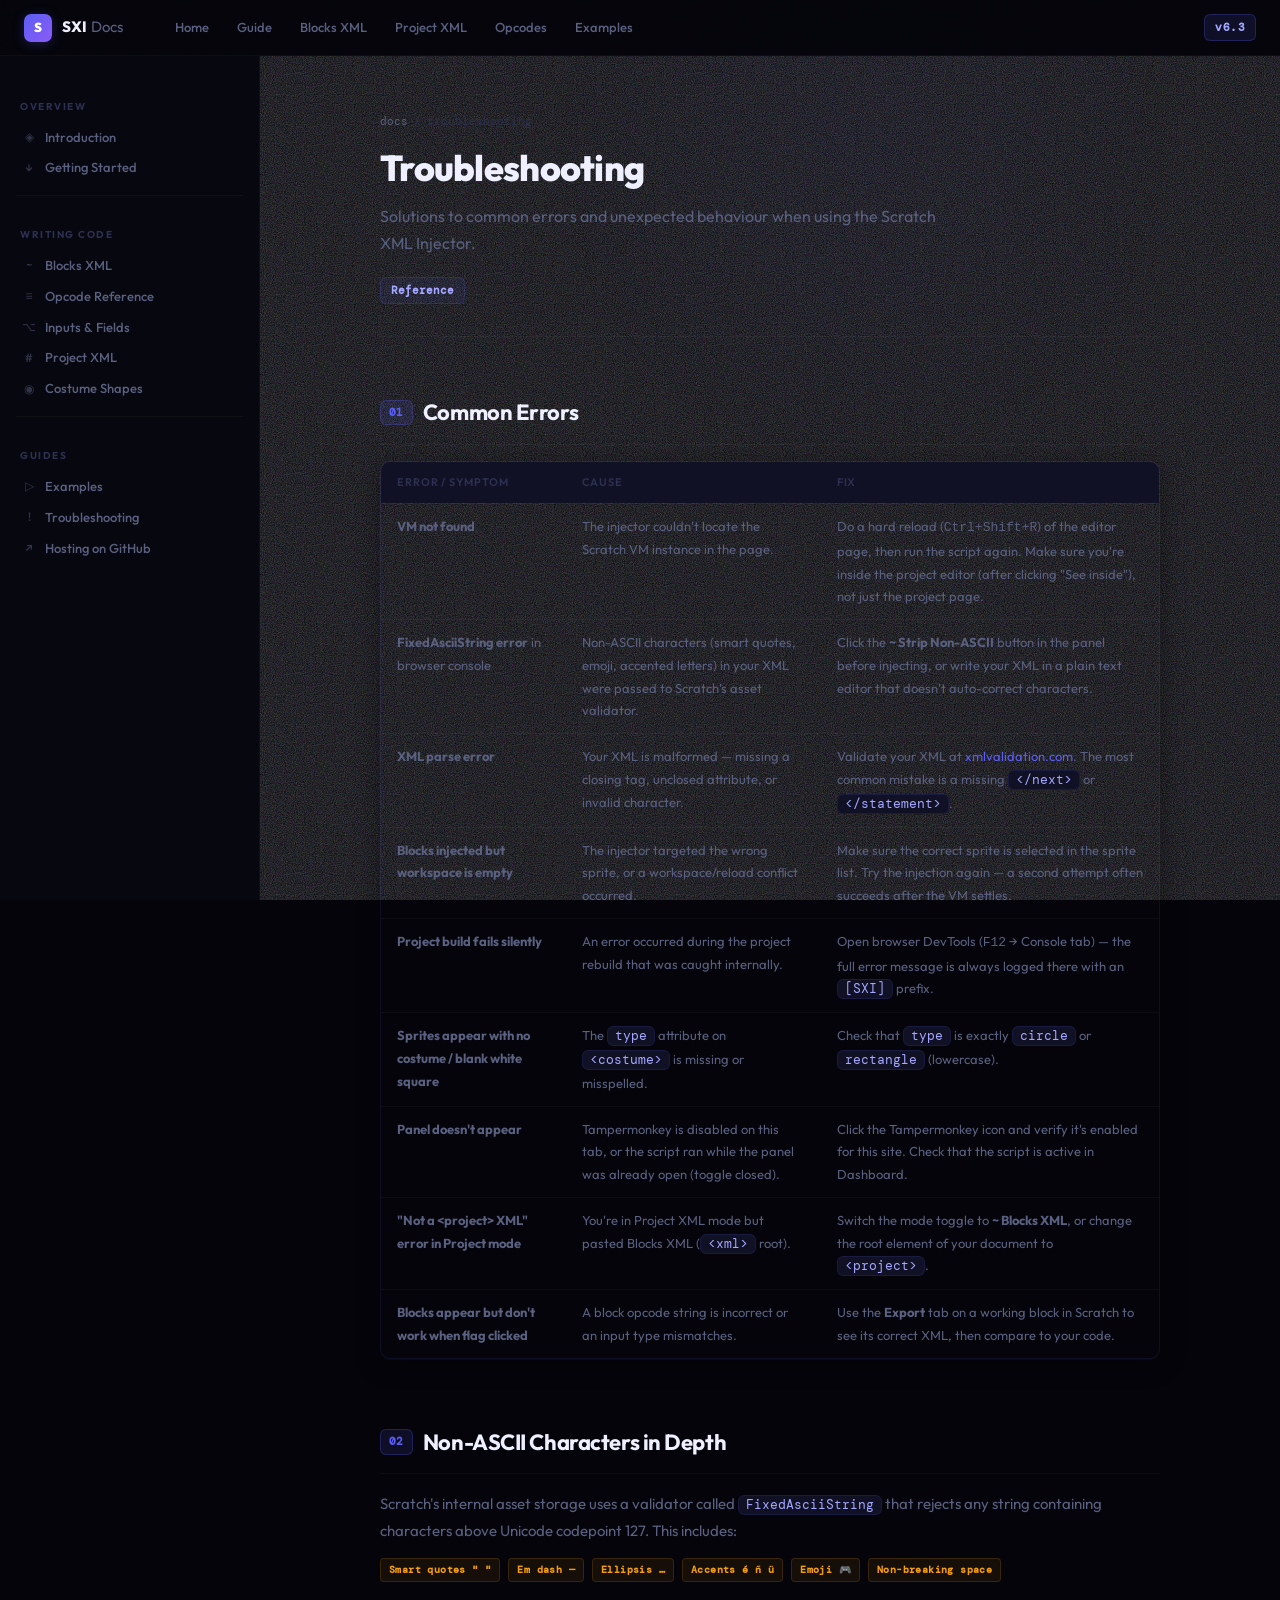
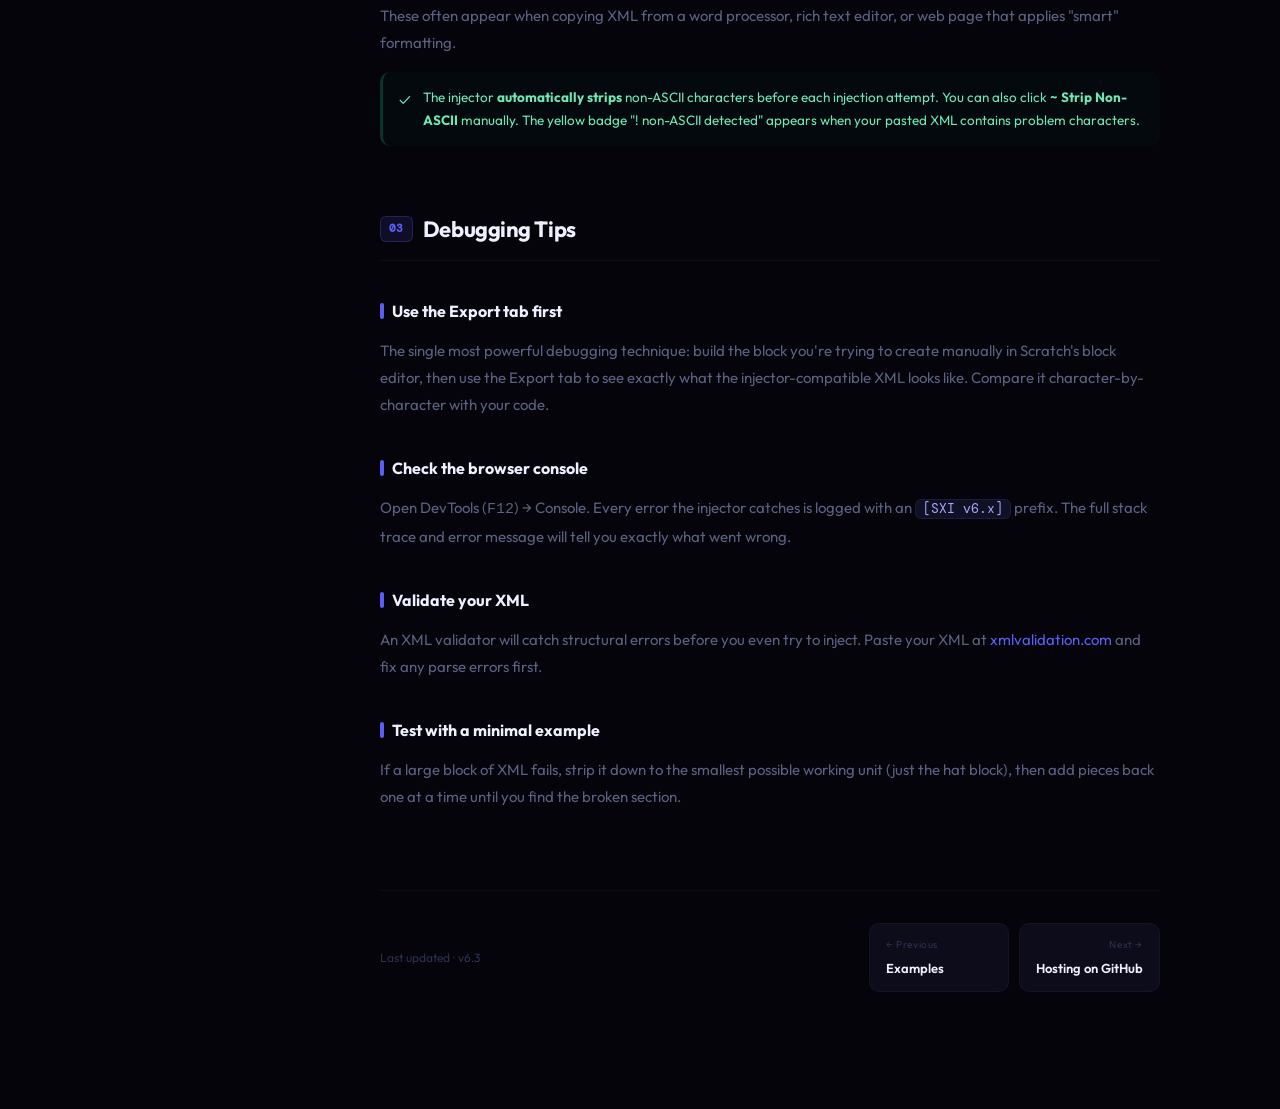
<file: whats-new.html>
<!DOCTYPE html>
<html lang="en">
<head>
  <meta charset="UTF-8"/>
  <meta name="viewport" content="width=device-width,initial-scale=1"/>
  <title>Troubleshooting — Scratch XML Injector Docs</title>
  <link rel="stylesheet" href="../assets/css/main.css"/>
</head>
<body>
<div id="scroll-bar"></div>
<header class="topbar">
  <a class="topbar-logo" href="../index.html"><div class="logo-mark">S</div><span class="logo-name">SXI <span class="logo-sub">Docs</span></span></a>
  <nav class="topbar-nav">
    <a href="../index.html">Home</a>
    <a href="getting-started.html">Guide</a>
    <a href="blocks-xml.html">Blocks XML</a>
    <a href="project-xml.html">Project XML</a>
    <a href="opcodes.html">Opcodes</a>
    <a href="examples.html">Examples</a>
  </nav>
  <div class="topbar-right"><span class="topbar-badge">v6.3</span></div>
</header>
<div class="layout">
  <aside class="sidebar">
    <div class="sidebar-section">Overview</div>
    <a class="sidebar-link" href="../index.html"><span class="icon">◈</span>Introduction</a>
    <a class="sidebar-link" href="getting-started.html"><span class="icon">↓</span>Getting Started</a>
    <div class="sidebar-divider"></div>
    <div class="sidebar-section">Writing Code</div>
    <a class="sidebar-link" href="blocks-xml.html"><span class="icon">~</span>Blocks XML</a>
    <a class="sidebar-link" href="opcodes.html"><span class="icon">≡</span>Opcode Reference</a>
    <a class="sidebar-link" href="inputs-fields.html"><span class="icon">⌥</span>Inputs &amp; Fields</a>
    <a class="sidebar-link" href="project-xml.html"><span class="icon">#</span>Project XML</a>
    <a class="sidebar-link" href="costumes.html"><span class="icon">◉</span>Costume Shapes</a>
    <div class="sidebar-divider"></div>
    <div class="sidebar-section">Guides</div>
    <a class="sidebar-link" href="examples.html"><span class="icon">▷</span>Examples</a>
    <a class="sidebar-link active" href="troubleshooting.html"><span class="icon">!</span>Troubleshooting</a>
    <a class="sidebar-link" href="hosting.html"><span class="icon">↗</span>Hosting on GitHub</a>
  </aside>
  <div class="content-wrap">
    <main class="content">
      <div class="page-header">
        <div class="breadcrumb"><a href="../index.html">docs</a><span class="sep">/</span><span>troubleshooting</span></div>
        <h1>Troubleshooting</h1>
        <p class="lead">Solutions to common errors and unexpected behaviour when using the Scratch XML Injector.</p>
        <div class="meta"><span class="meta-tag indigo">Reference</span></div>
      </div>

      <div class="doc-section" id="common-errors">
        <h2 class="section-title"><span class="num">01</span>Common Errors</h2>

        <div class="table-wrap">
          <table>
            <thead><tr><th>Error / Symptom</th><th>Cause</th><th>Fix</th></tr></thead>
            <tbody>
              <tr>
                <td><strong>VM not found</strong></td>
                <td>The injector couldn't locate the Scratch VM instance in the page.</td>
                <td>Do a hard reload (<kbd>Ctrl+Shift+R</kbd>) of the editor page, then run the script again. Make sure you're inside the project editor (after clicking "See inside"), not just the project page.</td>
              </tr>
              <tr>
                <td><strong>FixedAsciiString error</strong> in browser console</td>
                <td>Non-ASCII characters (smart quotes, emoji, accented letters) in your XML were passed to Scratch's asset validator.</td>
                <td>Click the <strong>~ Strip Non-ASCII</strong> button in the panel before injecting, or write your XML in a plain text editor that doesn't auto-correct characters.</td>
              </tr>
              <tr>
                <td><strong>XML parse error</strong></td>
                <td>Your XML is malformed — missing a closing tag, unclosed attribute, or invalid character.</td>
                <td>Validate your XML at <a href="https://www.xmlvalidation.com" target="_blank">xmlvalidation.com</a>. The most common mistake is a missing <code>&lt;/next&gt;</code> or <code>&lt;/statement&gt;</code>.</td>
              </tr>
              <tr>
                <td><strong>Blocks injected but workspace is empty</strong></td>
                <td>The injector targeted the wrong sprite, or a workspace/reload conflict occurred.</td>
                <td>Make sure the correct sprite is selected in the sprite list. Try the injection again — a second attempt often succeeds after the VM settles.</td>
              </tr>
              <tr>
                <td><strong>Project build fails silently</strong></td>
                <td>An error occurred during the project rebuild that was caught internally.</td>
                <td>Open browser DevTools (<kbd>F12</kbd> → Console tab) — the full error message is always logged there with an <code>[SXI]</code> prefix.</td>
              </tr>
              <tr>
                <td><strong>Sprites appear with no costume / blank white square</strong></td>
                <td>The <code>type</code> attribute on <code>&lt;costume&gt;</code> is missing or misspelled.</td>
                <td>Check that <code>type</code> is exactly <code>circle</code> or <code>rectangle</code> (lowercase).</td>
              </tr>
              <tr>
                <td><strong>Panel doesn't appear</strong></td>
                <td>Tampermonkey is disabled on this tab, or the script ran while the panel was already open (toggle closed).</td>
                <td>Click the Tampermonkey icon and verify it's enabled for this site. Check that the script is active in Dashboard.</td>
              </tr>
              <tr>
                <td><strong>"Not a &lt;project&gt; XML" error in Project mode</strong></td>
                <td>You're in Project XML mode but pasted Blocks XML (<code>&lt;xml&gt;</code> root).</td>
                <td>Switch the mode toggle to <strong>~ Blocks XML</strong>, or change the root element of your document to <code>&lt;project&gt;</code>.</td>
              </tr>
              <tr>
                <td><strong>Blocks appear but don't work when flag clicked</strong></td>
                <td>A block opcode string is incorrect or an input type mismatches.</td>
                <td>Use the <strong>Export</strong> tab on a working block in Scratch to see its correct XML, then compare to your code.</td>
              </tr>
            </tbody>
          </table>
        </div>
      </div>

      <div class="doc-section" id="non-ascii">
        <h2 class="section-title"><span class="num">02</span>Non-ASCII Characters in Depth</h2>
        <p>Scratch's internal asset storage uses a validator called <code>FixedAsciiString</code> that rejects any string containing characters above Unicode codepoint 127. This includes:</p>
        <div style="display:flex;flex-wrap:wrap;gap:8px;margin:12px 0 20px">
          <span class="badge yellow">Smart quotes " "</span>
          <span class="badge yellow">Em dash —</span>
          <span class="badge yellow">Ellipsis …</span>
          <span class="badge yellow">Accents é ñ ü</span>
          <span class="badge yellow">Emoji 🎮</span>
          <span class="badge yellow">Non-breaking space</span>
        </div>
        <p>These often appear when copying XML from a word processor, rich text editor, or web page that applies "smart" formatting.</p>

        <div class="callout success">
          <div class="callout-icon">✓</div>
          <div>The injector <strong>automatically strips</strong> non-ASCII characters before each injection attempt. You can also click <strong>~ Strip Non-ASCII</strong> manually. The yellow badge "! non-ASCII detected" appears when your pasted XML contains problem characters.</div>
        </div>
      </div>

      <div class="doc-section" id="debugging">
        <h2 class="section-title"><span class="num">03</span>Debugging Tips</h2>

        <h3 class="sub-title">Use the Export tab first</h3>
        <p>The single most powerful debugging technique: build the block you're trying to create manually in Scratch's block editor, then use the Export tab to see exactly what the injector-compatible XML looks like. Compare it character-by-character with your code.</p>

        <h3 class="sub-title">Check the browser console</h3>
        <p>Open DevTools (<kbd>F12</kbd>) → Console. Every error the injector catches is logged with an <code>[SXI v6.x]</code> prefix. The full stack trace and error message will tell you exactly what went wrong.</p>

        <h3 class="sub-title">Validate your XML</h3>
        <p>An XML validator will catch structural errors before you even try to inject. Paste your XML at <a href="https://www.xmlvalidation.com" target="_blank">xmlvalidation.com</a> and fix any parse errors first.</p>

        <h3 class="sub-title">Test with a minimal example</h3>
        <p>If a large block of XML fails, strip it down to the smallest possible working unit (just the hat block), then add pieces back one at a time until you find the broken section.</p>
      </div>

      <div class="doc-footer">
        <div class="footer-note">Last updated · v6.3</div>
        <div class="doc-nav-btns">
          <a class="doc-nav-btn prev" href="examples.html"><span class="nav-label">Previous</span><span class="nav-title">Examples</span></a>
          <a class="doc-nav-btn next" href="hosting.html"><span class="nav-label">Next</span><span class="nav-title">Hosting on GitHub</span></a>
        </div>
      </div>
    </main>
  </div>
</div>
<script src="../assets/js/wiki.js"></script>
</body>
</html>
</file>
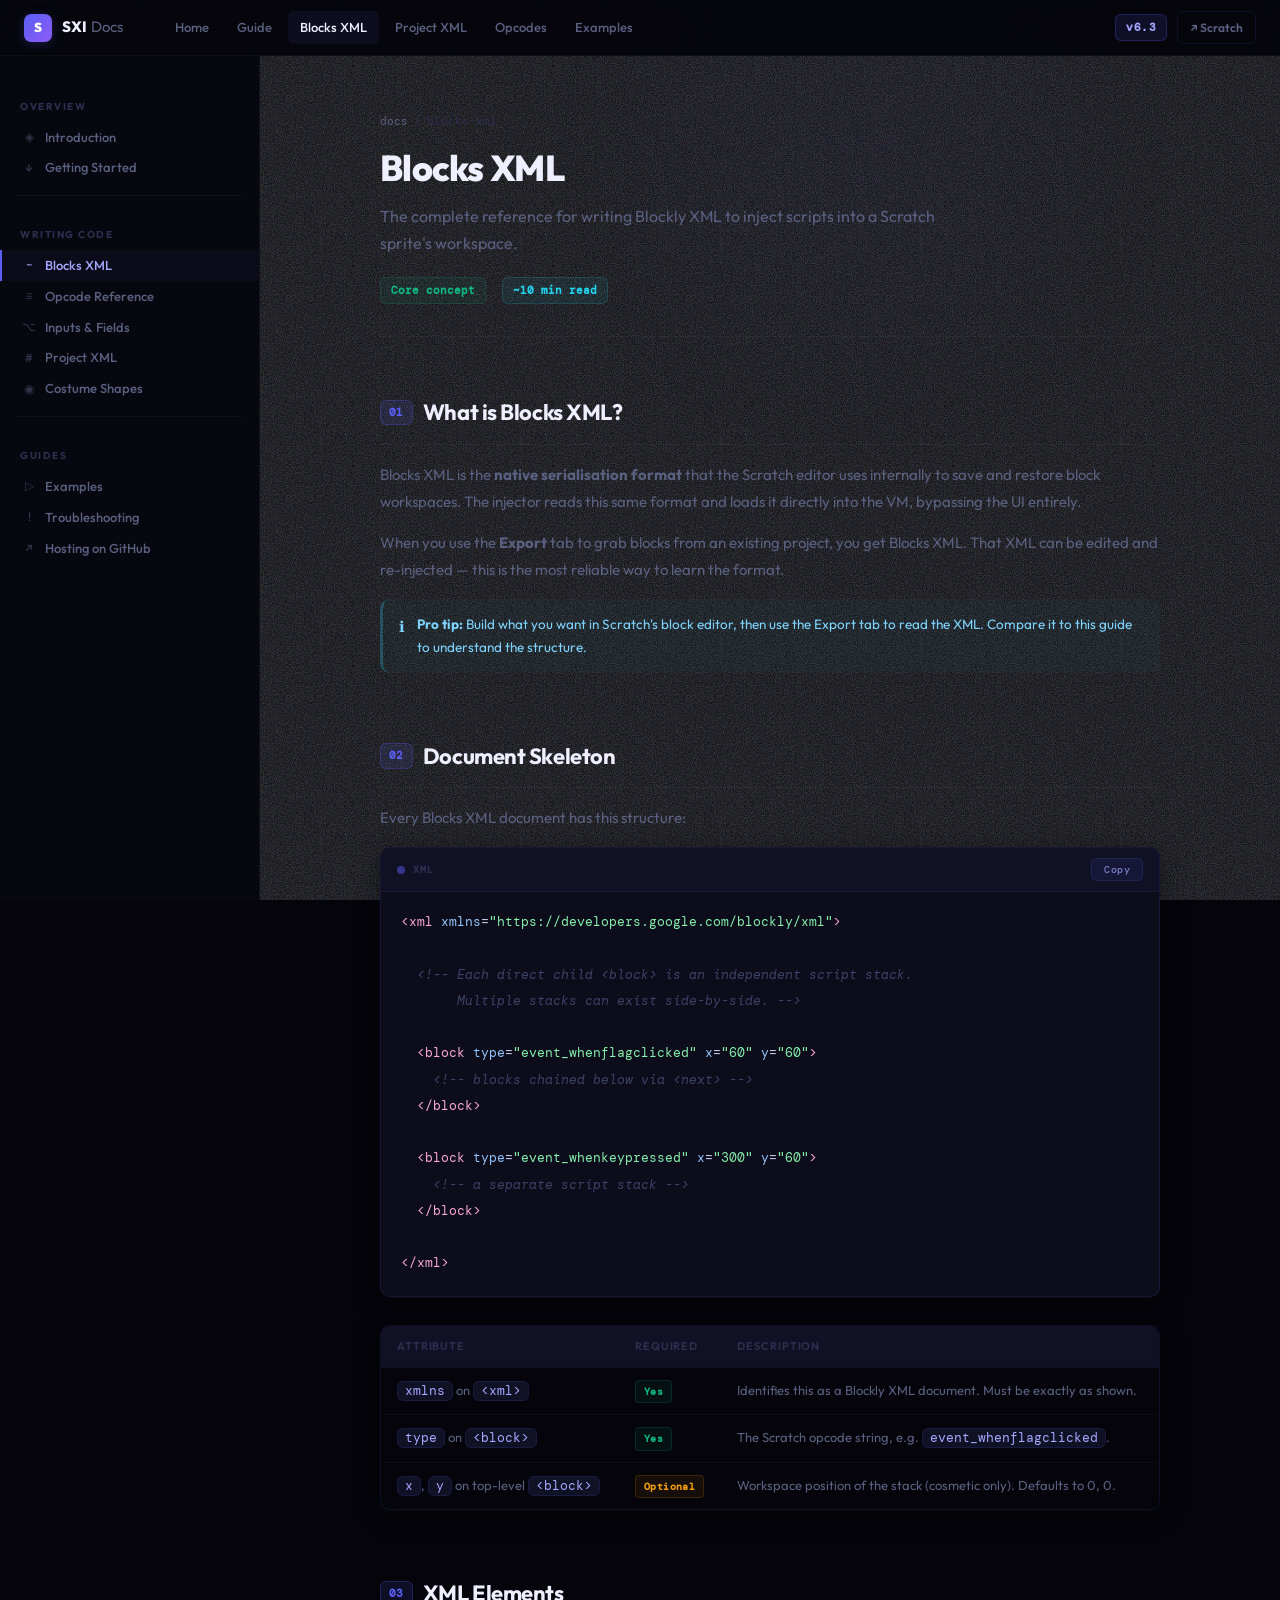
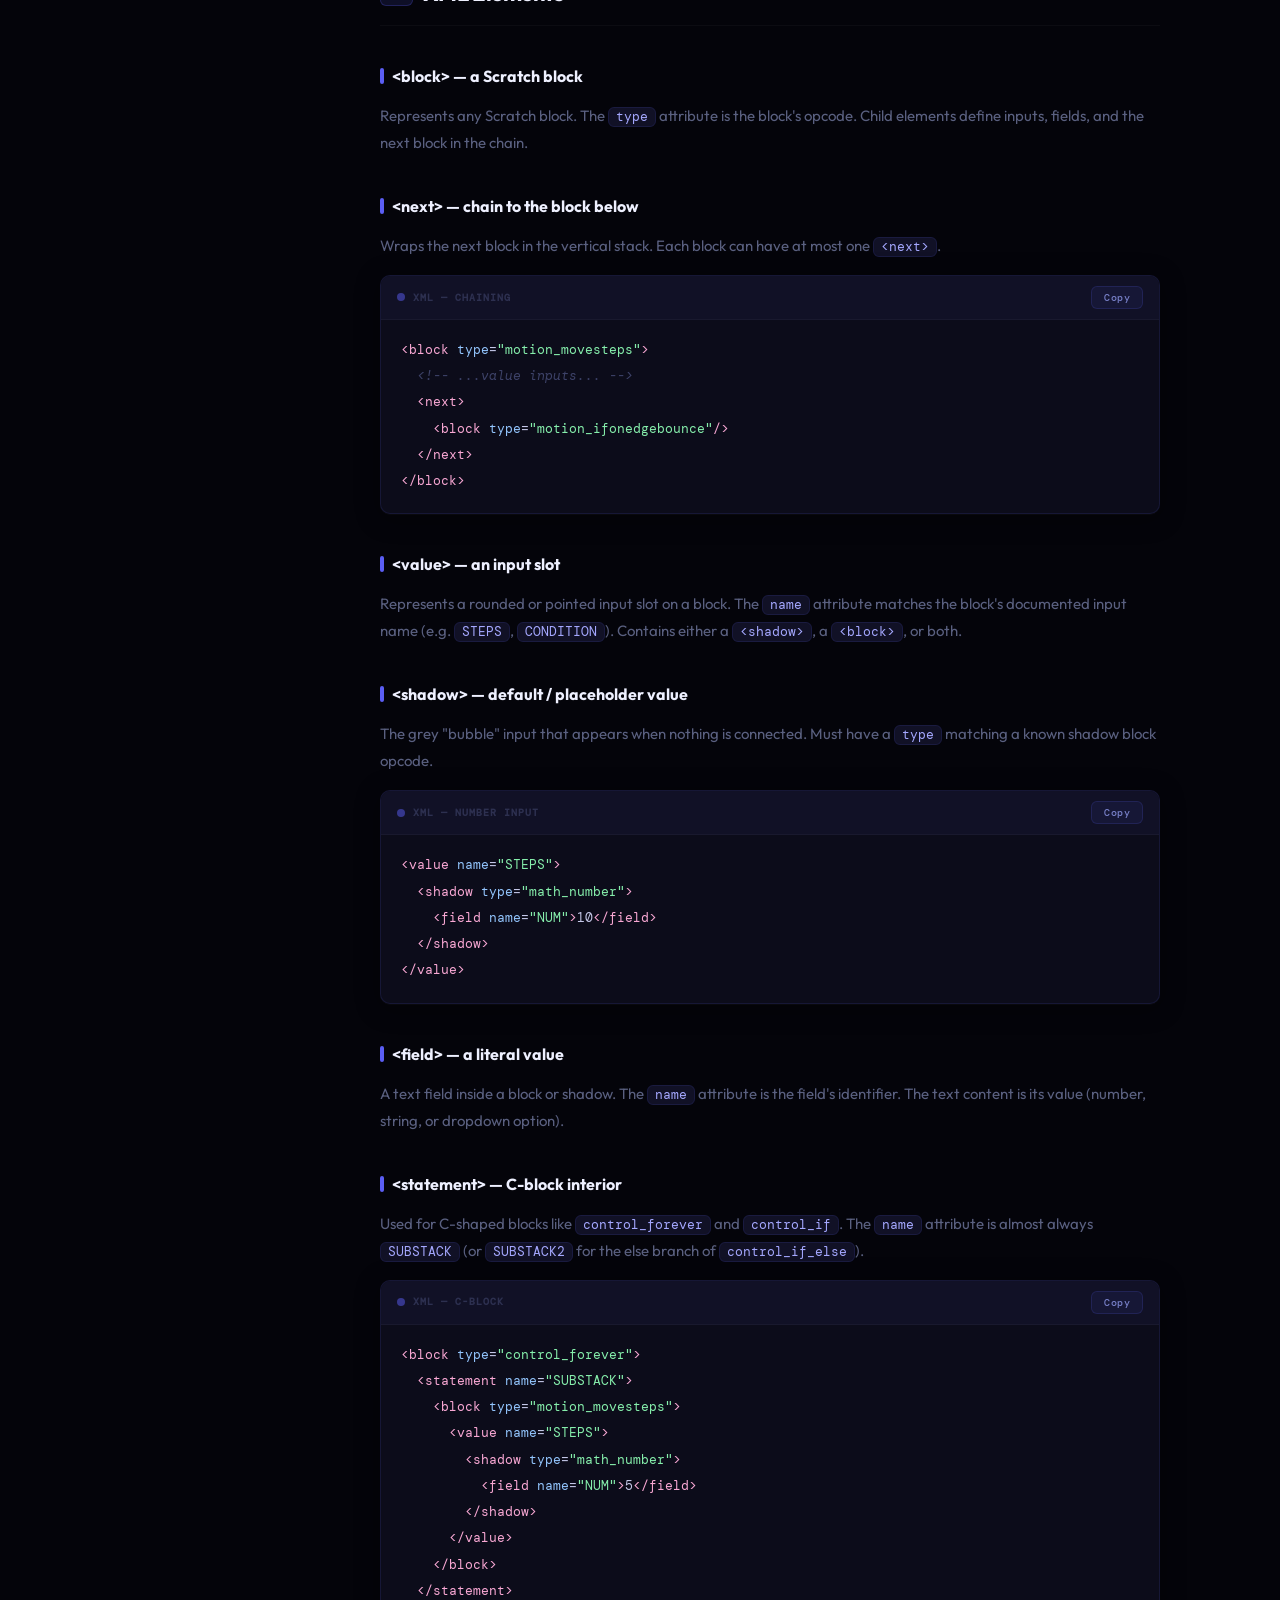
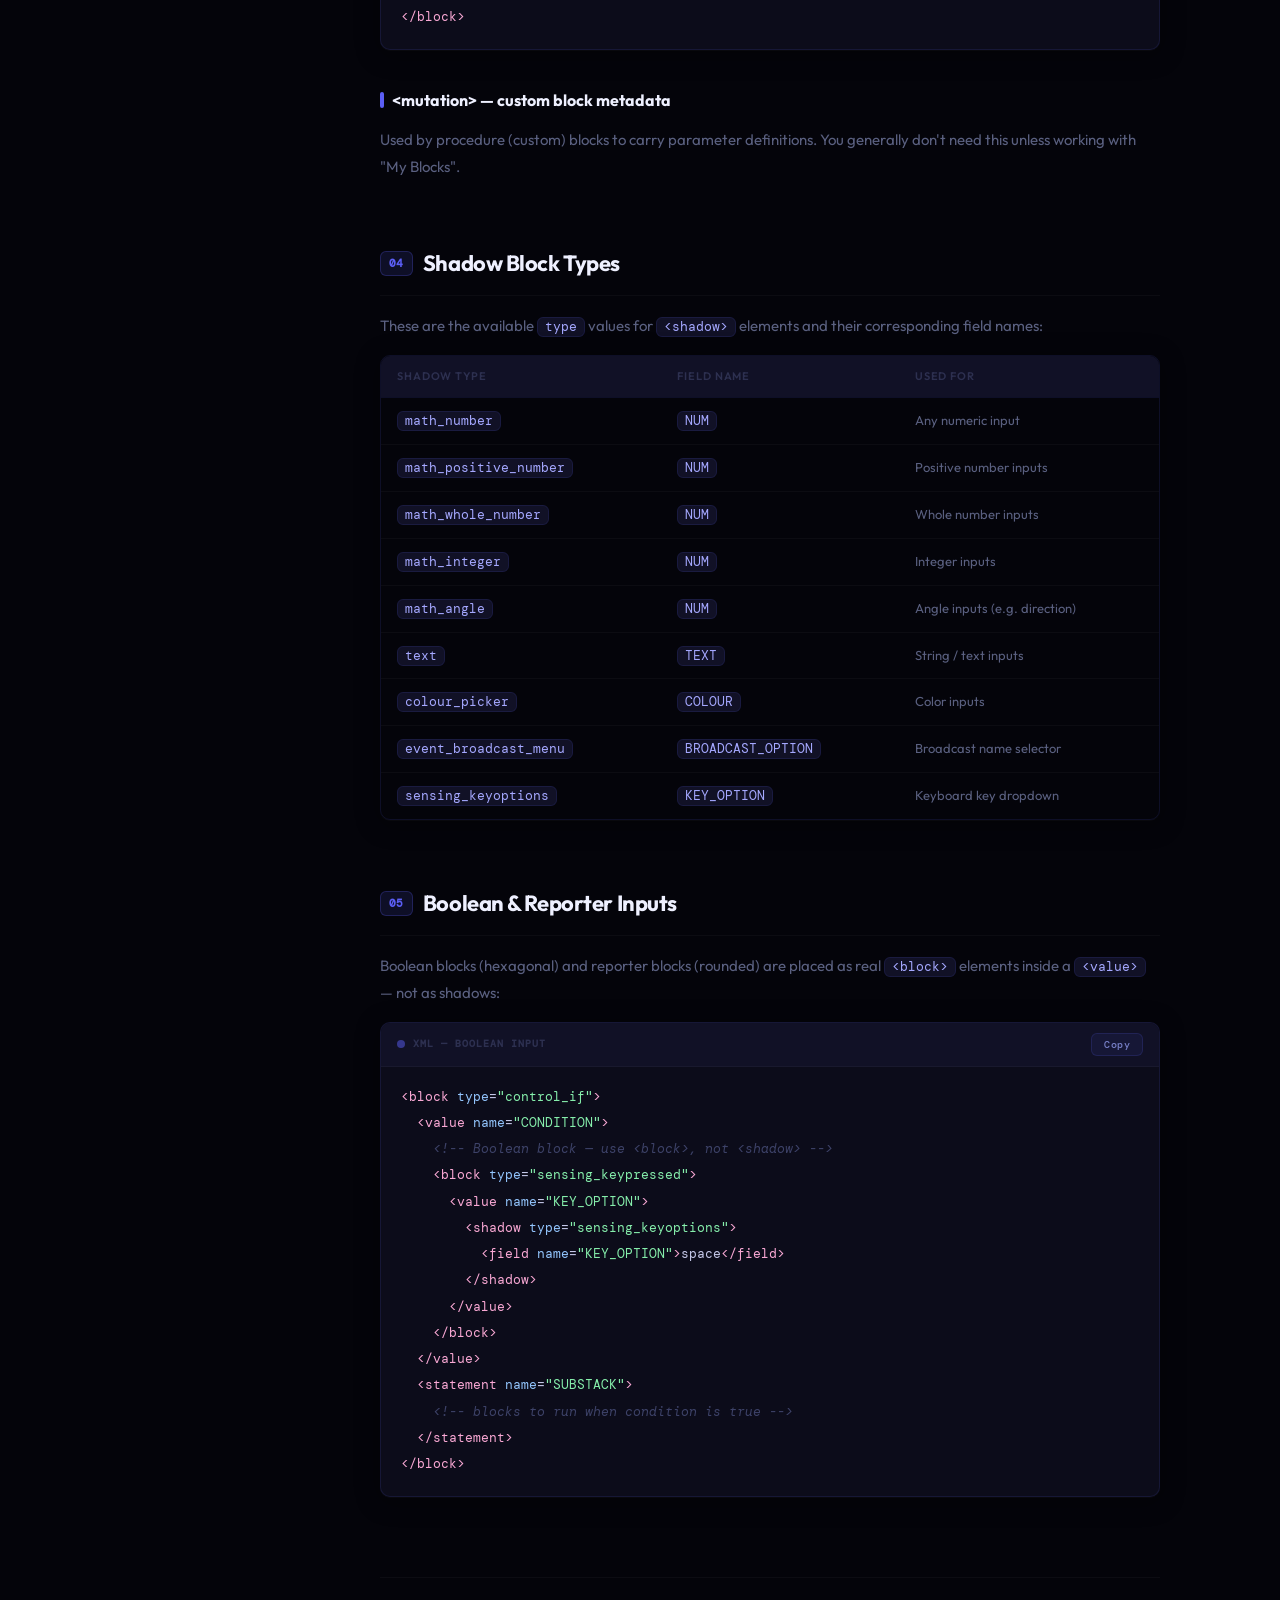
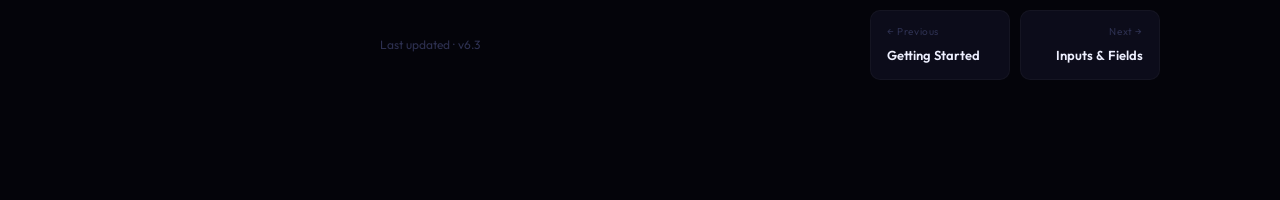
<file: docs/blocks-xml.html>
<!DOCTYPE html>
<html lang="en">
<head>
  <meta charset="UTF-8"/>
  <meta name="viewport" content="width=device-width,initial-scale=1"/>
  <title>Blocks XML — Scratch XML Injector Docs</title>
  <link rel="stylesheet" href="../assets/css/main.css"/>
</head>
<body>
<div id="scroll-bar"></div>
<header class="topbar">
  <a class="topbar-logo" href="../index.html"><div class="logo-mark">S</div><span class="logo-name">SXI <span class="logo-sub">Docs</span></span></a>
  <nav class="topbar-nav">
    <a href="../index.html">Home</a>
    <a href="getting-started.html">Guide</a>
    <a href="blocks-xml.html" class="active">Blocks XML</a>
    <a href="project-xml.html">Project XML</a>
    <a href="opcodes.html">Opcodes</a>
    <a href="examples.html">Examples</a>
  </nav>
  <div class="topbar-right">
    <span class="topbar-badge">v6.3</span>
    <a class="topbar-github" href="https://scratch.mit.edu" target="_blank">↗ Scratch</a>
  </div>
</header>

<div class="layout">
  <aside class="sidebar">
    <div class="sidebar-section">Overview</div>
    <a class="sidebar-link" href="../index.html"><span class="icon">◈</span>Introduction</a>
    <a class="sidebar-link" href="getting-started.html"><span class="icon">↓</span>Getting Started</a>
    <div class="sidebar-divider"></div>
    <div class="sidebar-section">Writing Code</div>
    <a class="sidebar-link active" href="blocks-xml.html"><span class="icon">~</span>Blocks XML</a>
    <a class="sidebar-link" href="opcodes.html"><span class="icon">≡</span>Opcode Reference</a>
    <a class="sidebar-link" href="inputs-fields.html"><span class="icon">⌥</span>Inputs &amp; Fields</a>
    <a class="sidebar-link" href="project-xml.html"><span class="icon">#</span>Project XML</a>
    <a class="sidebar-link" href="costumes.html"><span class="icon">◉</span>Costume Shapes</a>
    <div class="sidebar-divider"></div>
    <div class="sidebar-section">Guides</div>
    <a class="sidebar-link" href="examples.html"><span class="icon">▷</span>Examples</a>
    <a class="sidebar-link" href="troubleshooting.html"><span class="icon">!</span>Troubleshooting</a>
    <a class="sidebar-link" href="hosting.html"><span class="icon">↗</span>Hosting on GitHub</a>
  </aside>

  <div class="content-wrap">
    <main class="content">

      <div class="page-header">
        <div class="breadcrumb"><a href="../index.html">docs</a><span class="sep">/</span><span>blocks-xml</span></div>
        <h1>Blocks XML</h1>
        <p class="lead">The complete reference for writing Blockly XML to inject scripts into a Scratch sprite's workspace.</p>
        <div class="meta">
          <span class="meta-tag green">Core concept</span>
          <span class="meta-tag blue">~10 min read</span>
        </div>
      </div>

      <div class="doc-section" id="overview">
        <h2 class="section-title"><span class="num">01</span>What is Blocks XML?</h2>
        <p>Blocks XML is the <strong>native serialisation format</strong> that the Scratch editor uses internally to save and restore block workspaces. The injector reads this same format and loads it directly into the VM, bypassing the UI entirely.</p>
        <p>When you use the <strong>Export</strong> tab to grab blocks from an existing project, you get Blocks XML. That XML can be edited and re-injected — this is the most reliable way to learn the format.</p>
        <div class="callout info">
          <div class="callout-icon">ℹ</div>
          <div><strong>Pro tip:</strong> Build what you want in Scratch's block editor, then use the Export tab to read the XML. Compare it to this guide to understand the structure.</div>
        </div>
      </div>

      <div class="doc-section" id="skeleton">
        <h2 class="section-title"><span class="num">02</span>Document Skeleton</h2>
        <p>Every Blocks XML document has this structure:</p>

        <div class="code-block">
          <div class="code-block-header">
            <span class="code-block-lang">XML</span>
            <button class="copy-btn">Copy</button>
          </div>
          <pre><code><span class="t-tag">&lt;xml</span> <span class="t-attr">xmlns</span>=<span class="t-val">"https://developers.google.com/blockly/xml"</span><span class="t-tag">&gt;</span>

  <span class="t-cm">&lt;!-- Each direct child &lt;block&gt; is an independent script stack.
       Multiple stacks can exist side-by-side. --&gt;</span>

  <span class="t-tag">&lt;block</span> <span class="t-attr">type</span>=<span class="t-val">"event_whenflagclicked"</span> <span class="t-attr">x</span>=<span class="t-val">"60"</span> <span class="t-attr">y</span>=<span class="t-val">"60"</span><span class="t-tag">&gt;</span>
    <span class="t-cm">&lt;!-- blocks chained below via &lt;next&gt; --&gt;</span>
  <span class="t-tag">&lt;/block&gt;</span>

  <span class="t-tag">&lt;block</span> <span class="t-attr">type</span>=<span class="t-val">"event_whenkeypressed"</span> <span class="t-attr">x</span>=<span class="t-val">"300"</span> <span class="t-attr">y</span>=<span class="t-val">"60"</span><span class="t-tag">&gt;</span>
    <span class="t-cm">&lt;!-- a separate script stack --&gt;</span>
  <span class="t-tag">&lt;/block&gt;</span>

<span class="t-tag">&lt;/xml&gt;</span></code></pre>
        </div>

        <div class="table-wrap">
          <table>
            <thead><tr><th>Attribute</th><th>Required</th><th>Description</th></tr></thead>
            <tbody>
              <tr><td><code>xmlns</code> on <code>&lt;xml&gt;</code></td><td><span class="badge green">Yes</span></td><td>Identifies this as a Blockly XML document. Must be exactly as shown.</td></tr>
              <tr><td><code>type</code> on <code>&lt;block&gt;</code></td><td><span class="badge green">Yes</span></td><td>The Scratch opcode string, e.g. <code>event_whenflagclicked</code>.</td></tr>
              <tr><td><code>x</code>, <code>y</code> on top-level <code>&lt;block&gt;</code></td><td><span class="badge yellow">Optional</span></td><td>Workspace position of the stack (cosmetic only). Defaults to 0, 0.</td></tr>
            </tbody>
          </table>
        </div>
      </div>

      <div class="doc-section" id="elements">
        <h2 class="section-title"><span class="num">03</span>XML Elements</h2>

        <h3 class="sub-title">&lt;block&gt; — a Scratch block</h3>
        <p>Represents any Scratch block. The <code>type</code> attribute is the block's opcode. Child elements define inputs, fields, and the next block in the chain.</p>

        <h3 class="sub-title">&lt;next&gt; — chain to the block below</h3>
        <p>Wraps the next block in the vertical stack. Each block can have at most one <code>&lt;next&gt;</code>.</p>
        <div class="code-block">
          <div class="code-block-header"><span class="code-block-lang">XML — Chaining</span><button class="copy-btn">Copy</button></div>
          <pre><code><span class="t-tag">&lt;block</span> <span class="t-attr">type</span>=<span class="t-val">"motion_movesteps"</span><span class="t-tag">&gt;</span>
  <span class="t-cm">&lt;!-- ...value inputs... --&gt;</span>
  <span class="t-tag">&lt;next&gt;</span>
    <span class="t-tag">&lt;block</span> <span class="t-attr">type</span>=<span class="t-val">"motion_ifonedgebounce"</span><span class="t-tag">/&gt;</span>
  <span class="t-tag">&lt;/next&gt;</span>
<span class="t-tag">&lt;/block&gt;</span></code></pre>
        </div>

        <h3 class="sub-title">&lt;value&gt; — an input slot</h3>
        <p>Represents a rounded or pointed input slot on a block. The <code>name</code> attribute matches the block's documented input name (e.g. <code>STEPS</code>, <code>CONDITION</code>). Contains either a <code>&lt;shadow&gt;</code>, a <code>&lt;block&gt;</code>, or both.</p>

        <h3 class="sub-title">&lt;shadow&gt; — default / placeholder value</h3>
        <p>The grey "bubble" input that appears when nothing is connected. Must have a <code>type</code> matching a known shadow block opcode.</p>

        <div class="code-block">
          <div class="code-block-header"><span class="code-block-lang">XML — Number input</span><button class="copy-btn">Copy</button></div>
          <pre><code><span class="t-tag">&lt;value</span> <span class="t-attr">name</span>=<span class="t-val">"STEPS"</span><span class="t-tag">&gt;</span>
  <span class="t-tag">&lt;shadow</span> <span class="t-attr">type</span>=<span class="t-val">"math_number"</span><span class="t-tag">&gt;</span>
    <span class="t-tag">&lt;field</span> <span class="t-attr">name</span>=<span class="t-val">"NUM"</span><span class="t-tag">&gt;</span>10<span class="t-tag">&lt;/field&gt;</span>
  <span class="t-tag">&lt;/shadow&gt;</span>
<span class="t-tag">&lt;/value&gt;</span></code></pre>
        </div>

        <h3 class="sub-title">&lt;field&gt; — a literal value</h3>
        <p>A text field inside a block or shadow. The <code>name</code> attribute is the field's identifier. The text content is its value (number, string, or dropdown option).</p>

        <h3 class="sub-title">&lt;statement&gt; — C-block interior</h3>
        <p>Used for C-shaped blocks like <code>control_forever</code> and <code>control_if</code>. The <code>name</code> attribute is almost always <code>SUBSTACK</code> (or <code>SUBSTACK2</code> for the else branch of <code>control_if_else</code>).</p>

        <div class="code-block">
          <div class="code-block-header"><span class="code-block-lang">XML — C-block</span><button class="copy-btn">Copy</button></div>
          <pre><code><span class="t-tag">&lt;block</span> <span class="t-attr">type</span>=<span class="t-val">"control_forever"</span><span class="t-tag">&gt;</span>
  <span class="t-tag">&lt;statement</span> <span class="t-attr">name</span>=<span class="t-val">"SUBSTACK"</span><span class="t-tag">&gt;</span>
    <span class="t-tag">&lt;block</span> <span class="t-attr">type</span>=<span class="t-val">"motion_movesteps"</span><span class="t-tag">&gt;</span>
      <span class="t-tag">&lt;value</span> <span class="t-attr">name</span>=<span class="t-val">"STEPS"</span><span class="t-tag">&gt;</span>
        <span class="t-tag">&lt;shadow</span> <span class="t-attr">type</span>=<span class="t-val">"math_number"</span><span class="t-tag">&gt;</span>
          <span class="t-tag">&lt;field</span> <span class="t-attr">name</span>=<span class="t-val">"NUM"</span><span class="t-tag">&gt;</span>5<span class="t-tag">&lt;/field&gt;</span>
        <span class="t-tag">&lt;/shadow&gt;</span>
      <span class="t-tag">&lt;/value&gt;</span>
    <span class="t-tag">&lt;/block&gt;</span>
  <span class="t-tag">&lt;/statement&gt;</span>
<span class="t-tag">&lt;/block&gt;</span></code></pre>
        </div>

        <h3 class="sub-title">&lt;mutation&gt; — custom block metadata</h3>
        <p>Used by procedure (custom) blocks to carry parameter definitions. You generally don't need this unless working with "My Blocks".</p>
      </div>

      <div class="doc-section" id="shadow-types">
        <h2 class="section-title"><span class="num">04</span>Shadow Block Types</h2>
        <p>These are the available <code>type</code> values for <code>&lt;shadow&gt;</code> elements and their corresponding field names:</p>

        <div class="table-wrap">
          <table>
            <thead><tr><th>Shadow type</th><th>Field name</th><th>Used for</th></tr></thead>
            <tbody>
              <tr><td><code>math_number</code></td><td><code>NUM</code></td><td>Any numeric input</td></tr>
              <tr><td><code>math_positive_number</code></td><td><code>NUM</code></td><td>Positive number inputs</td></tr>
              <tr><td><code>math_whole_number</code></td><td><code>NUM</code></td><td>Whole number inputs</td></tr>
              <tr><td><code>math_integer</code></td><td><code>NUM</code></td><td>Integer inputs</td></tr>
              <tr><td><code>math_angle</code></td><td><code>NUM</code></td><td>Angle inputs (e.g. direction)</td></tr>
              <tr><td><code>text</code></td><td><code>TEXT</code></td><td>String / text inputs</td></tr>
              <tr><td><code>colour_picker</code></td><td><code>COLOUR</code></td><td>Color inputs</td></tr>
              <tr><td><code>event_broadcast_menu</code></td><td><code>BROADCAST_OPTION</code></td><td>Broadcast name selector</td></tr>
              <tr><td><code>sensing_keyoptions</code></td><td><code>KEY_OPTION</code></td><td>Keyboard key dropdown</td></tr>
            </tbody>
          </table>
        </div>
      </div>

      <div class="doc-section" id="boolean-inputs">
        <h2 class="section-title"><span class="num">05</span>Boolean &amp; Reporter Inputs</h2>
        <p>Boolean blocks (hexagonal) and reporter blocks (rounded) are placed as real <code>&lt;block&gt;</code> elements inside a <code>&lt;value&gt;</code> — not as shadows:</p>

        <div class="code-block">
          <div class="code-block-header"><span class="code-block-lang">XML — Boolean input</span><button class="copy-btn">Copy</button></div>
          <pre><code><span class="t-tag">&lt;block</span> <span class="t-attr">type</span>=<span class="t-val">"control_if"</span><span class="t-tag">&gt;</span>
  <span class="t-tag">&lt;value</span> <span class="t-attr">name</span>=<span class="t-val">"CONDITION"</span><span class="t-tag">&gt;</span>
    <span class="t-cm">&lt;!-- Boolean block — use &lt;block&gt;, not &lt;shadow&gt; --&gt;</span>
    <span class="t-tag">&lt;block</span> <span class="t-attr">type</span>=<span class="t-val">"sensing_keypressed"</span><span class="t-tag">&gt;</span>
      <span class="t-tag">&lt;value</span> <span class="t-attr">name</span>=<span class="t-val">"KEY_OPTION"</span><span class="t-tag">&gt;</span>
        <span class="t-tag">&lt;shadow</span> <span class="t-attr">type</span>=<span class="t-val">"sensing_keyoptions"</span><span class="t-tag">&gt;</span>
          <span class="t-tag">&lt;field</span> <span class="t-attr">name</span>=<span class="t-val">"KEY_OPTION"</span><span class="t-tag">&gt;</span>space<span class="t-tag">&lt;/field&gt;</span>
        <span class="t-tag">&lt;/shadow&gt;</span>
      <span class="t-tag">&lt;/value&gt;</span>
    <span class="t-tag">&lt;/block&gt;</span>
  <span class="t-tag">&lt;/value&gt;</span>
  <span class="t-tag">&lt;statement</span> <span class="t-attr">name</span>=<span class="t-val">"SUBSTACK"</span><span class="t-tag">&gt;</span>
    <span class="t-cm">&lt;!-- blocks to run when condition is true --&gt;</span>
  <span class="t-tag">&lt;/statement&gt;</span>
<span class="t-tag">&lt;/block&gt;</span></code></pre>
        </div>
      </div>

      <div class="doc-footer">
        <div class="footer-note">Last updated · v6.3</div>
        <div class="doc-nav-btns">
          <a class="doc-nav-btn prev" href="getting-started.html"><span class="nav-label">Previous</span><span class="nav-title">Getting Started</span></a>
          <a class="doc-nav-btn next" href="inputs-fields.html"><span class="nav-label">Next</span><span class="nav-title">Inputs &amp; Fields</span></a>
        </div>
      </div>

    </main>
  </div>
</div>
<script src="../assets/js/wiki.js"></script>
</body>
</html>
</file>
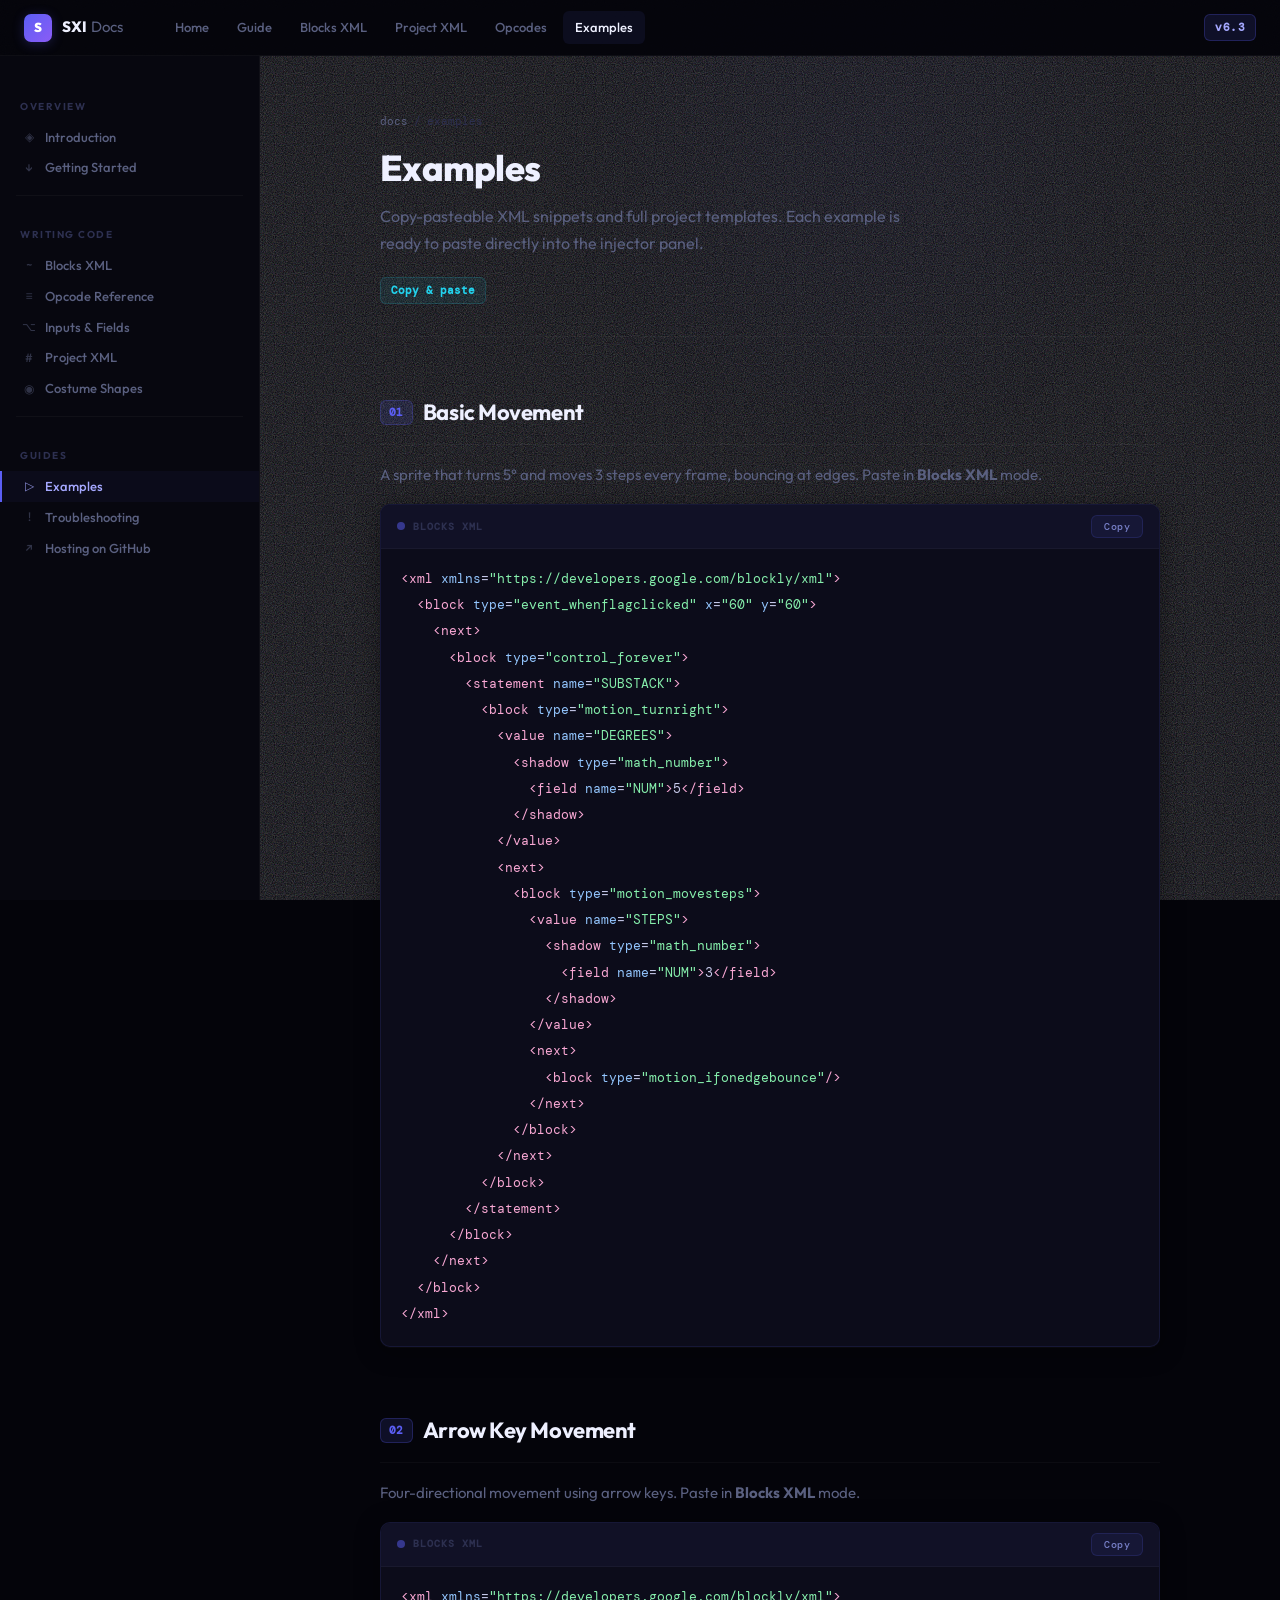
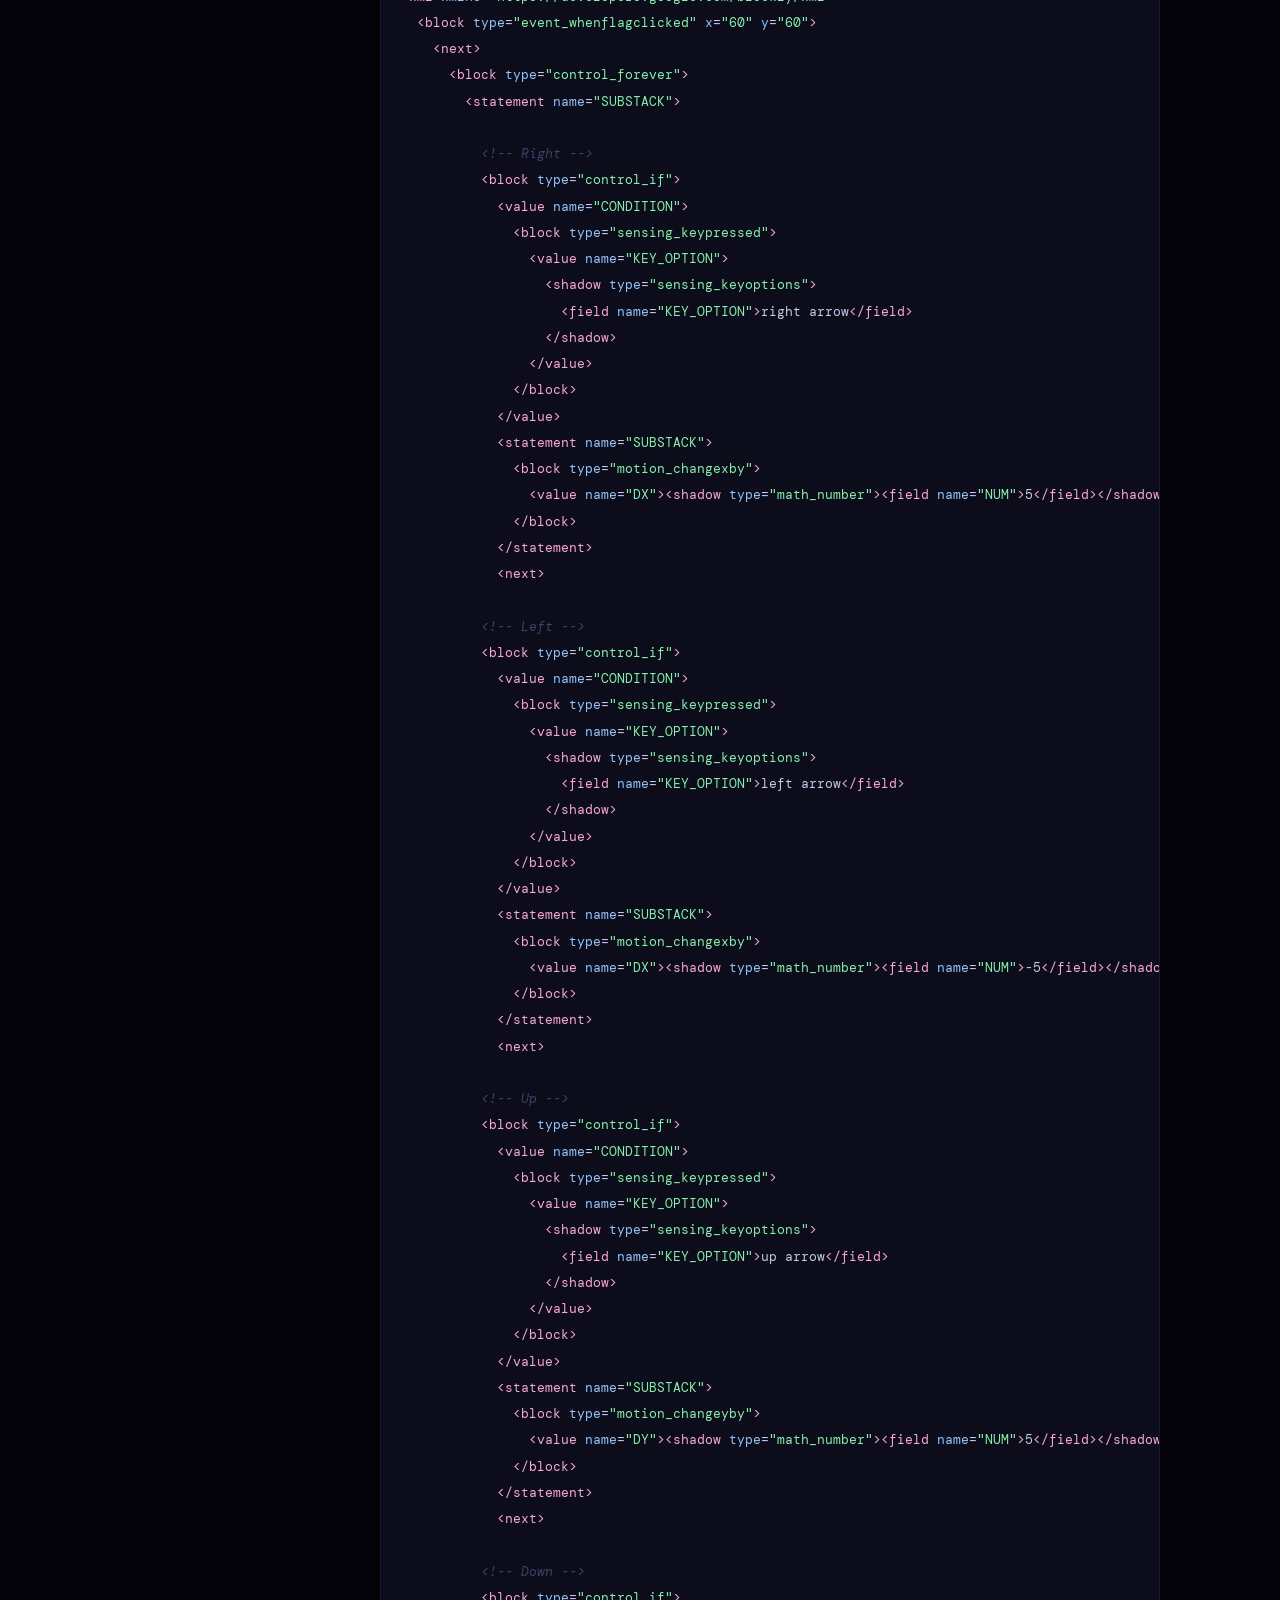
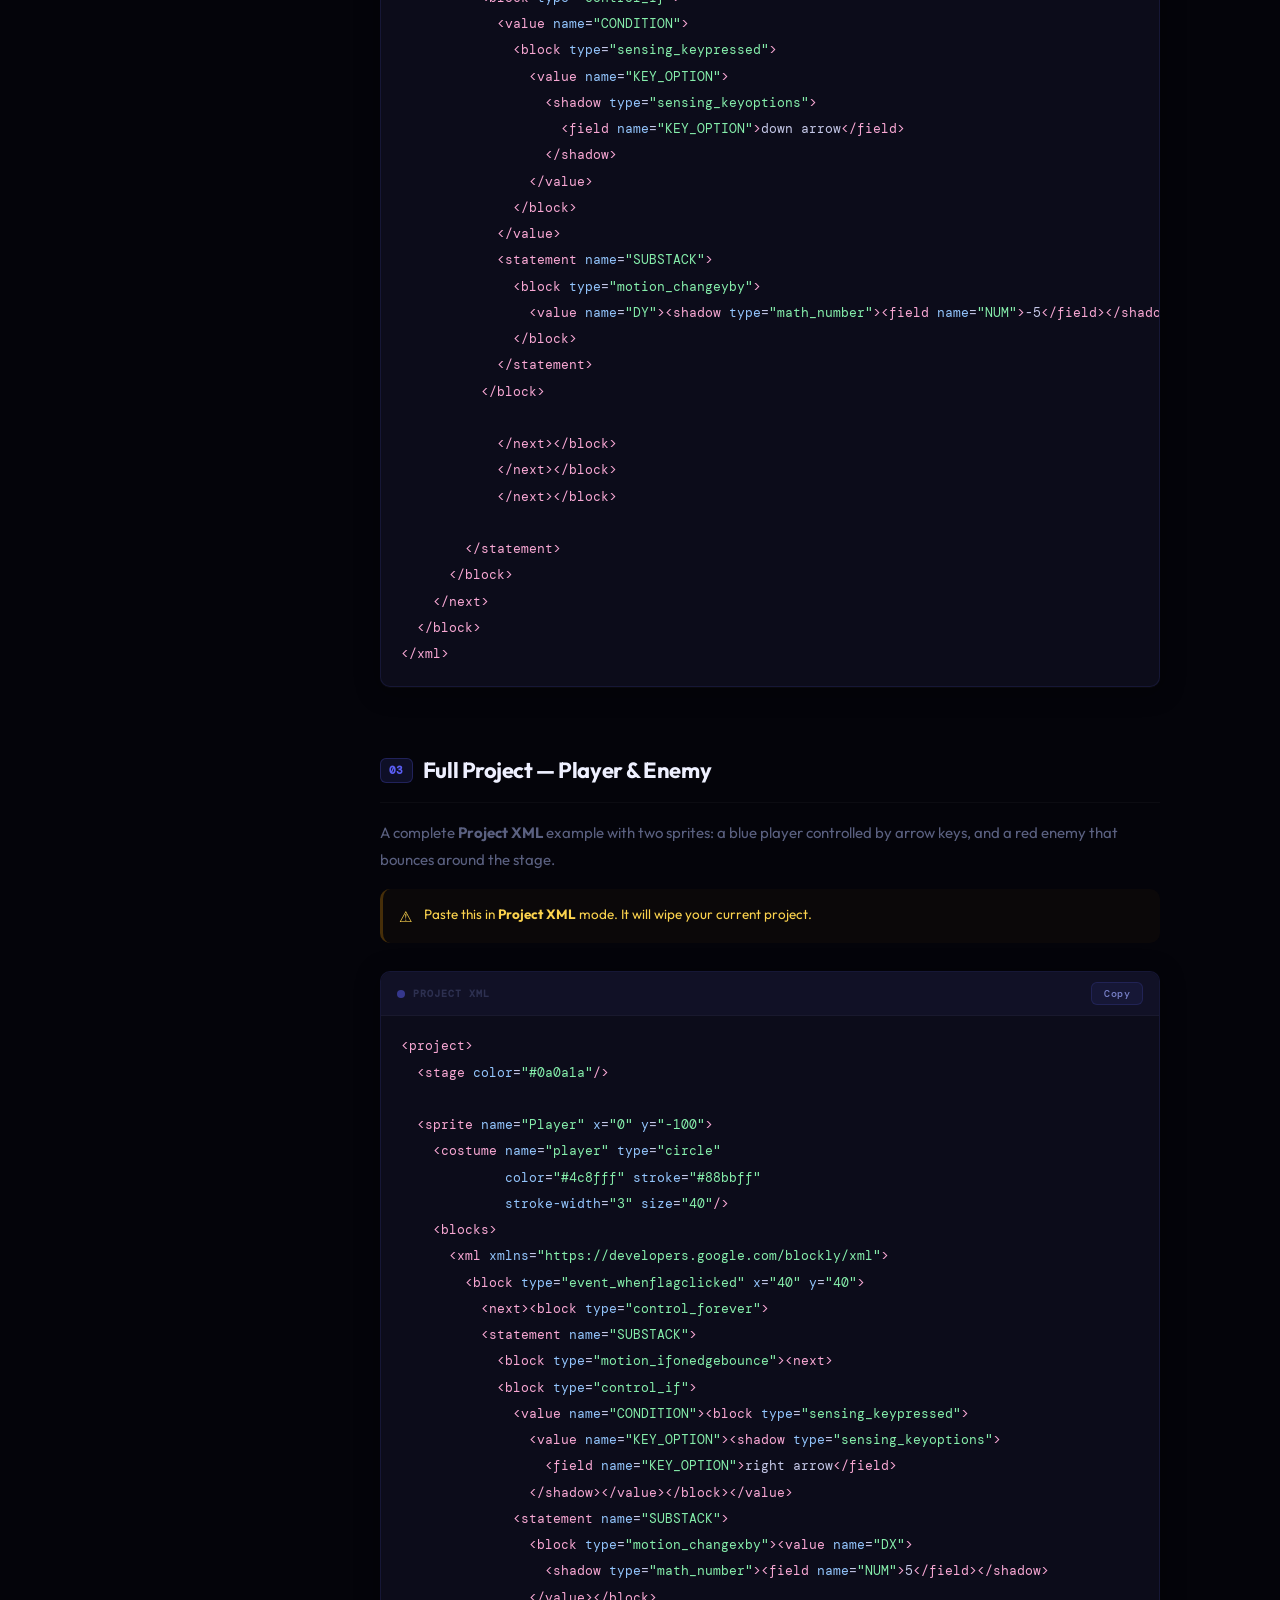
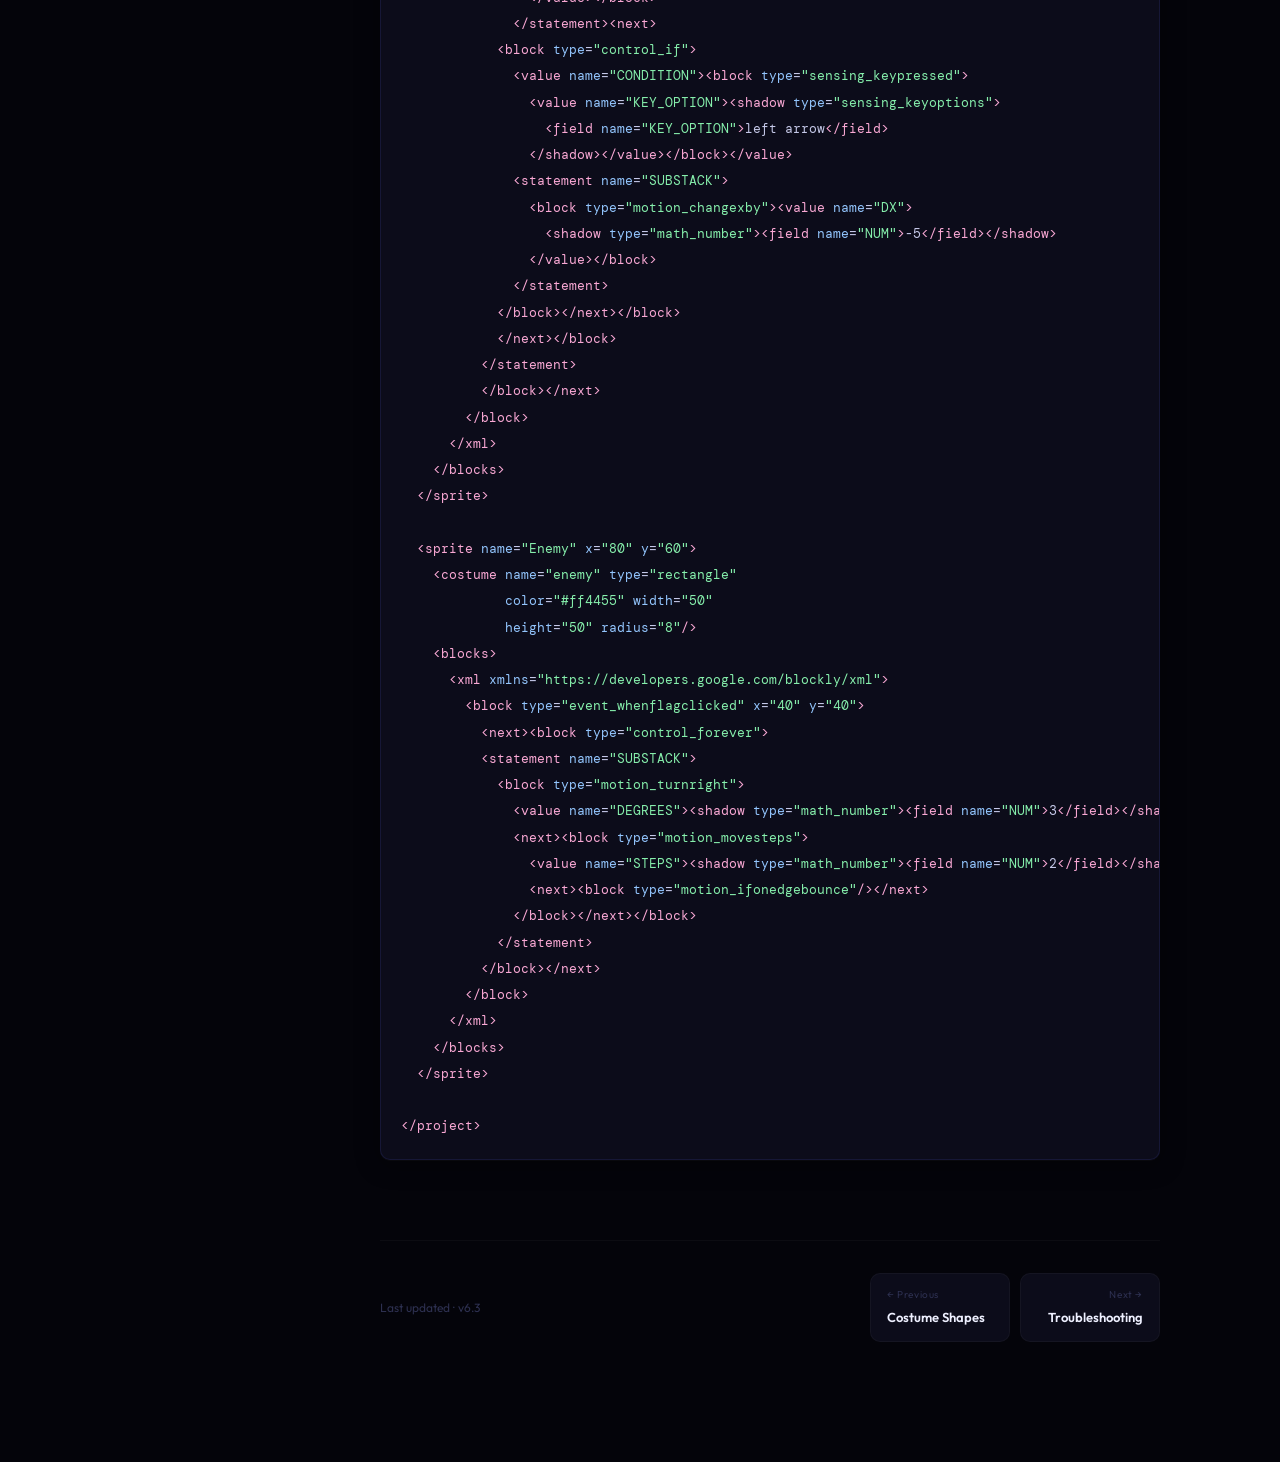
<file: docs/examples.html>
<!DOCTYPE html>
<html lang="en">
<head>
  <meta charset="UTF-8"/>
  <meta name="viewport" content="width=device-width,initial-scale=1"/>
  <title>Examples — Scratch XML Injector Docs</title>
  <link rel="stylesheet" href="../assets/css/main.css"/>
</head>
<body>
<div id="scroll-bar"></div>
<header class="topbar">
  <a class="topbar-logo" href="../index.html"><div class="logo-mark">S</div><span class="logo-name">SXI <span class="logo-sub">Docs</span></span></a>
  <nav class="topbar-nav">
    <a href="../index.html">Home</a>
    <a href="getting-started.html">Guide</a>
    <a href="blocks-xml.html">Blocks XML</a>
    <a href="project-xml.html">Project XML</a>
    <a href="opcodes.html">Opcodes</a>
    <a href="examples.html" class="active">Examples</a>
  </nav>
  <div class="topbar-right"><span class="topbar-badge">v6.3</span></div>
</header>
<div class="layout">
  <aside class="sidebar">
    <div class="sidebar-section">Overview</div>
    <a class="sidebar-link" href="../index.html"><span class="icon">◈</span>Introduction</a>
    <a class="sidebar-link" href="getting-started.html"><span class="icon">↓</span>Getting Started</a>
    <div class="sidebar-divider"></div>
    <div class="sidebar-section">Writing Code</div>
    <a class="sidebar-link" href="blocks-xml.html"><span class="icon">~</span>Blocks XML</a>
    <a class="sidebar-link" href="opcodes.html"><span class="icon">≡</span>Opcode Reference</a>
    <a class="sidebar-link" href="inputs-fields.html"><span class="icon">⌥</span>Inputs &amp; Fields</a>
    <a class="sidebar-link" href="project-xml.html"><span class="icon">#</span>Project XML</a>
    <a class="sidebar-link" href="costumes.html"><span class="icon">◉</span>Costume Shapes</a>
    <div class="sidebar-divider"></div>
    <div class="sidebar-section">Guides</div>
    <a class="sidebar-link active" href="examples.html"><span class="icon">▷</span>Examples</a>
    <a class="sidebar-link" href="troubleshooting.html"><span class="icon">!</span>Troubleshooting</a>
    <a class="sidebar-link" href="hosting.html"><span class="icon">↗</span>Hosting on GitHub</a>
  </aside>
  <div class="content-wrap">
    <main class="content">

      <div class="page-header">
        <div class="breadcrumb"><a href="../index.html">docs</a><span class="sep">/</span><span>examples</span></div>
        <h1>Examples</h1>
        <p class="lead">Copy-pasteable XML snippets and full project templates. Each example is ready to paste directly into the injector panel.</p>
        <div class="meta"><span class="meta-tag blue">Copy &amp; paste</span></div>
      </div>

      <!-- EXAMPLE 1 -->
      <div class="doc-section" id="basic-movement">
        <h2 class="section-title"><span class="num">01</span>Basic Movement</h2>
        <p>A sprite that turns 5° and moves 3 steps every frame, bouncing at edges. Paste in <strong>Blocks XML</strong> mode.</p>
        <div class="code-block">
          <div class="code-block-header"><span class="code-block-lang">Blocks XML</span><button class="copy-btn">Copy</button></div>
          <pre><code><span class="t-tag">&lt;xml</span> <span class="t-attr">xmlns</span>=<span class="t-val">"https://developers.google.com/blockly/xml"</span><span class="t-tag">&gt;</span>
  <span class="t-tag">&lt;block</span> <span class="t-attr">type</span>=<span class="t-val">"event_whenflagclicked"</span> <span class="t-attr">x</span>=<span class="t-val">"60"</span> <span class="t-attr">y</span>=<span class="t-val">"60"</span><span class="t-tag">&gt;</span>
    <span class="t-tag">&lt;next&gt;</span>
      <span class="t-tag">&lt;block</span> <span class="t-attr">type</span>=<span class="t-val">"control_forever"</span><span class="t-tag">&gt;</span>
        <span class="t-tag">&lt;statement</span> <span class="t-attr">name</span>=<span class="t-val">"SUBSTACK"</span><span class="t-tag">&gt;</span>
          <span class="t-tag">&lt;block</span> <span class="t-attr">type</span>=<span class="t-val">"motion_turnright"</span><span class="t-tag">&gt;</span>
            <span class="t-tag">&lt;value</span> <span class="t-attr">name</span>=<span class="t-val">"DEGREES"</span><span class="t-tag">&gt;</span>
              <span class="t-tag">&lt;shadow</span> <span class="t-attr">type</span>=<span class="t-val">"math_number"</span><span class="t-tag">&gt;</span>
                <span class="t-tag">&lt;field</span> <span class="t-attr">name</span>=<span class="t-val">"NUM"</span><span class="t-tag">&gt;</span>5<span class="t-tag">&lt;/field&gt;</span>
              <span class="t-tag">&lt;/shadow&gt;</span>
            <span class="t-tag">&lt;/value&gt;</span>
            <span class="t-tag">&lt;next&gt;</span>
              <span class="t-tag">&lt;block</span> <span class="t-attr">type</span>=<span class="t-val">"motion_movesteps"</span><span class="t-tag">&gt;</span>
                <span class="t-tag">&lt;value</span> <span class="t-attr">name</span>=<span class="t-val">"STEPS"</span><span class="t-tag">&gt;</span>
                  <span class="t-tag">&lt;shadow</span> <span class="t-attr">type</span>=<span class="t-val">"math_number"</span><span class="t-tag">&gt;</span>
                    <span class="t-tag">&lt;field</span> <span class="t-attr">name</span>=<span class="t-val">"NUM"</span><span class="t-tag">&gt;</span>3<span class="t-tag">&lt;/field&gt;</span>
                  <span class="t-tag">&lt;/shadow&gt;</span>
                <span class="t-tag">&lt;/value&gt;</span>
                <span class="t-tag">&lt;next&gt;</span>
                  <span class="t-tag">&lt;block</span> <span class="t-attr">type</span>=<span class="t-val">"motion_ifonedgebounce"</span><span class="t-tag">/&gt;</span>
                <span class="t-tag">&lt;/next&gt;</span>
              <span class="t-tag">&lt;/block&gt;</span>
            <span class="t-tag">&lt;/next&gt;</span>
          <span class="t-tag">&lt;/block&gt;</span>
        <span class="t-tag">&lt;/statement&gt;</span>
      <span class="t-tag">&lt;/block&gt;</span>
    <span class="t-tag">&lt;/next&gt;</span>
  <span class="t-tag">&lt;/block&gt;</span>
<span class="t-tag">&lt;/xml&gt;</span></code></pre>
        </div>
      </div>

      <!-- EXAMPLE 2 -->
      <div class="doc-section" id="arrow-keys">
        <h2 class="section-title"><span class="num">02</span>Arrow Key Movement</h2>
        <p>Four-directional movement using arrow keys. Paste in <strong>Blocks XML</strong> mode.</p>
        <div class="code-block">
          <div class="code-block-header"><span class="code-block-lang">Blocks XML</span><button class="copy-btn">Copy</button></div>
          <pre><code><span class="t-tag">&lt;xml</span> <span class="t-attr">xmlns</span>=<span class="t-val">"https://developers.google.com/blockly/xml"</span><span class="t-tag">&gt;</span>
  <span class="t-tag">&lt;block</span> <span class="t-attr">type</span>=<span class="t-val">"event_whenflagclicked"</span> <span class="t-attr">x</span>=<span class="t-val">"60"</span> <span class="t-attr">y</span>=<span class="t-val">"60"</span><span class="t-tag">&gt;</span>
    <span class="t-tag">&lt;next&gt;</span>
      <span class="t-tag">&lt;block</span> <span class="t-attr">type</span>=<span class="t-val">"control_forever"</span><span class="t-tag">&gt;</span>
        <span class="t-tag">&lt;statement</span> <span class="t-attr">name</span>=<span class="t-val">"SUBSTACK"</span><span class="t-tag">&gt;</span>

          <span class="t-cm">&lt;!-- Right --&gt;</span>
          <span class="t-tag">&lt;block</span> <span class="t-attr">type</span>=<span class="t-val">"control_if"</span><span class="t-tag">&gt;</span>
            <span class="t-tag">&lt;value</span> <span class="t-attr">name</span>=<span class="t-val">"CONDITION"</span><span class="t-tag">&gt;</span>
              <span class="t-tag">&lt;block</span> <span class="t-attr">type</span>=<span class="t-val">"sensing_keypressed"</span><span class="t-tag">&gt;</span>
                <span class="t-tag">&lt;value</span> <span class="t-attr">name</span>=<span class="t-val">"KEY_OPTION"</span><span class="t-tag">&gt;</span>
                  <span class="t-tag">&lt;shadow</span> <span class="t-attr">type</span>=<span class="t-val">"sensing_keyoptions"</span><span class="t-tag">&gt;</span>
                    <span class="t-tag">&lt;field</span> <span class="t-attr">name</span>=<span class="t-val">"KEY_OPTION"</span><span class="t-tag">&gt;</span>right arrow<span class="t-tag">&lt;/field&gt;</span>
                  <span class="t-tag">&lt;/shadow&gt;</span>
                <span class="t-tag">&lt;/value&gt;</span>
              <span class="t-tag">&lt;/block&gt;</span>
            <span class="t-tag">&lt;/value&gt;</span>
            <span class="t-tag">&lt;statement</span> <span class="t-attr">name</span>=<span class="t-val">"SUBSTACK"</span><span class="t-tag">&gt;</span>
              <span class="t-tag">&lt;block</span> <span class="t-attr">type</span>=<span class="t-val">"motion_changexby"</span><span class="t-tag">&gt;</span>
                <span class="t-tag">&lt;value</span> <span class="t-attr">name</span>=<span class="t-val">"DX"</span><span class="t-tag">&gt;</span><span class="t-tag">&lt;shadow</span> <span class="t-attr">type</span>=<span class="t-val">"math_number"</span><span class="t-tag">&gt;</span><span class="t-tag">&lt;field</span> <span class="t-attr">name</span>=<span class="t-val">"NUM"</span><span class="t-tag">&gt;</span>5<span class="t-tag">&lt;/field&gt;</span><span class="t-tag">&lt;/shadow&gt;</span><span class="t-tag">&lt;/value&gt;</span>
              <span class="t-tag">&lt;/block&gt;</span>
            <span class="t-tag">&lt;/statement&gt;</span>
            <span class="t-tag">&lt;next&gt;</span>

          <span class="t-cm">&lt;!-- Left --&gt;</span>
          <span class="t-tag">&lt;block</span> <span class="t-attr">type</span>=<span class="t-val">"control_if"</span><span class="t-tag">&gt;</span>
            <span class="t-tag">&lt;value</span> <span class="t-attr">name</span>=<span class="t-val">"CONDITION"</span><span class="t-tag">&gt;</span>
              <span class="t-tag">&lt;block</span> <span class="t-attr">type</span>=<span class="t-val">"sensing_keypressed"</span><span class="t-tag">&gt;</span>
                <span class="t-tag">&lt;value</span> <span class="t-attr">name</span>=<span class="t-val">"KEY_OPTION"</span><span class="t-tag">&gt;</span>
                  <span class="t-tag">&lt;shadow</span> <span class="t-attr">type</span>=<span class="t-val">"sensing_keyoptions"</span><span class="t-tag">&gt;</span>
                    <span class="t-tag">&lt;field</span> <span class="t-attr">name</span>=<span class="t-val">"KEY_OPTION"</span><span class="t-tag">&gt;</span>left arrow<span class="t-tag">&lt;/field&gt;</span>
                  <span class="t-tag">&lt;/shadow&gt;</span>
                <span class="t-tag">&lt;/value&gt;</span>
              <span class="t-tag">&lt;/block&gt;</span>
            <span class="t-tag">&lt;/value&gt;</span>
            <span class="t-tag">&lt;statement</span> <span class="t-attr">name</span>=<span class="t-val">"SUBSTACK"</span><span class="t-tag">&gt;</span>
              <span class="t-tag">&lt;block</span> <span class="t-attr">type</span>=<span class="t-val">"motion_changexby"</span><span class="t-tag">&gt;</span>
                <span class="t-tag">&lt;value</span> <span class="t-attr">name</span>=<span class="t-val">"DX"</span><span class="t-tag">&gt;</span><span class="t-tag">&lt;shadow</span> <span class="t-attr">type</span>=<span class="t-val">"math_number"</span><span class="t-tag">&gt;</span><span class="t-tag">&lt;field</span> <span class="t-attr">name</span>=<span class="t-val">"NUM"</span><span class="t-tag">&gt;</span>-5<span class="t-tag">&lt;/field&gt;</span><span class="t-tag">&lt;/shadow&gt;</span><span class="t-tag">&lt;/value&gt;</span>
              <span class="t-tag">&lt;/block&gt;</span>
            <span class="t-tag">&lt;/statement&gt;</span>
            <span class="t-tag">&lt;next&gt;</span>

          <span class="t-cm">&lt;!-- Up --&gt;</span>
          <span class="t-tag">&lt;block</span> <span class="t-attr">type</span>=<span class="t-val">"control_if"</span><span class="t-tag">&gt;</span>
            <span class="t-tag">&lt;value</span> <span class="t-attr">name</span>=<span class="t-val">"CONDITION"</span><span class="t-tag">&gt;</span>
              <span class="t-tag">&lt;block</span> <span class="t-attr">type</span>=<span class="t-val">"sensing_keypressed"</span><span class="t-tag">&gt;</span>
                <span class="t-tag">&lt;value</span> <span class="t-attr">name</span>=<span class="t-val">"KEY_OPTION"</span><span class="t-tag">&gt;</span>
                  <span class="t-tag">&lt;shadow</span> <span class="t-attr">type</span>=<span class="t-val">"sensing_keyoptions"</span><span class="t-tag">&gt;</span>
                    <span class="t-tag">&lt;field</span> <span class="t-attr">name</span>=<span class="t-val">"KEY_OPTION"</span><span class="t-tag">&gt;</span>up arrow<span class="t-tag">&lt;/field&gt;</span>
                  <span class="t-tag">&lt;/shadow&gt;</span>
                <span class="t-tag">&lt;/value&gt;</span>
              <span class="t-tag">&lt;/block&gt;</span>
            <span class="t-tag">&lt;/value&gt;</span>
            <span class="t-tag">&lt;statement</span> <span class="t-attr">name</span>=<span class="t-val">"SUBSTACK"</span><span class="t-tag">&gt;</span>
              <span class="t-tag">&lt;block</span> <span class="t-attr">type</span>=<span class="t-val">"motion_changeyby"</span><span class="t-tag">&gt;</span>
                <span class="t-tag">&lt;value</span> <span class="t-attr">name</span>=<span class="t-val">"DY"</span><span class="t-tag">&gt;</span><span class="t-tag">&lt;shadow</span> <span class="t-attr">type</span>=<span class="t-val">"math_number"</span><span class="t-tag">&gt;</span><span class="t-tag">&lt;field</span> <span class="t-attr">name</span>=<span class="t-val">"NUM"</span><span class="t-tag">&gt;</span>5<span class="t-tag">&lt;/field&gt;</span><span class="t-tag">&lt;/shadow&gt;</span><span class="t-tag">&lt;/value&gt;</span>
              <span class="t-tag">&lt;/block&gt;</span>
            <span class="t-tag">&lt;/statement&gt;</span>
            <span class="t-tag">&lt;next&gt;</span>

          <span class="t-cm">&lt;!-- Down --&gt;</span>
          <span class="t-tag">&lt;block</span> <span class="t-attr">type</span>=<span class="t-val">"control_if"</span><span class="t-tag">&gt;</span>
            <span class="t-tag">&lt;value</span> <span class="t-attr">name</span>=<span class="t-val">"CONDITION"</span><span class="t-tag">&gt;</span>
              <span class="t-tag">&lt;block</span> <span class="t-attr">type</span>=<span class="t-val">"sensing_keypressed"</span><span class="t-tag">&gt;</span>
                <span class="t-tag">&lt;value</span> <span class="t-attr">name</span>=<span class="t-val">"KEY_OPTION"</span><span class="t-tag">&gt;</span>
                  <span class="t-tag">&lt;shadow</span> <span class="t-attr">type</span>=<span class="t-val">"sensing_keyoptions"</span><span class="t-tag">&gt;</span>
                    <span class="t-tag">&lt;field</span> <span class="t-attr">name</span>=<span class="t-val">"KEY_OPTION"</span><span class="t-tag">&gt;</span>down arrow<span class="t-tag">&lt;/field&gt;</span>
                  <span class="t-tag">&lt;/shadow&gt;</span>
                <span class="t-tag">&lt;/value&gt;</span>
              <span class="t-tag">&lt;/block&gt;</span>
            <span class="t-tag">&lt;/value&gt;</span>
            <span class="t-tag">&lt;statement</span> <span class="t-attr">name</span>=<span class="t-val">"SUBSTACK"</span><span class="t-tag">&gt;</span>
              <span class="t-tag">&lt;block</span> <span class="t-attr">type</span>=<span class="t-val">"motion_changeyby"</span><span class="t-tag">&gt;</span>
                <span class="t-tag">&lt;value</span> <span class="t-attr">name</span>=<span class="t-val">"DY"</span><span class="t-tag">&gt;</span><span class="t-tag">&lt;shadow</span> <span class="t-attr">type</span>=<span class="t-val">"math_number"</span><span class="t-tag">&gt;</span><span class="t-tag">&lt;field</span> <span class="t-attr">name</span>=<span class="t-val">"NUM"</span><span class="t-tag">&gt;</span>-5<span class="t-tag">&lt;/field&gt;</span><span class="t-tag">&lt;/shadow&gt;</span><span class="t-tag">&lt;/value&gt;</span>
              <span class="t-tag">&lt;/block&gt;</span>
            <span class="t-tag">&lt;/statement&gt;</span>
          <span class="t-tag">&lt;/block&gt;</span>

            <span class="t-tag">&lt;/next&gt;</span><span class="t-tag">&lt;/block&gt;</span>
            <span class="t-tag">&lt;/next&gt;</span><span class="t-tag">&lt;/block&gt;</span>
            <span class="t-tag">&lt;/next&gt;</span><span class="t-tag">&lt;/block&gt;</span>

        <span class="t-tag">&lt;/statement&gt;</span>
      <span class="t-tag">&lt;/block&gt;</span>
    <span class="t-tag">&lt;/next&gt;</span>
  <span class="t-tag">&lt;/block&gt;</span>
<span class="t-tag">&lt;/xml&gt;</span></code></pre>
        </div>
      </div>

      <!-- EXAMPLE 3 -->
      <div class="doc-section" id="full-project">
        <h2 class="section-title"><span class="num">03</span>Full Project — Player &amp; Enemy</h2>
        <p>A complete <strong>Project XML</strong> example with two sprites: a blue player controlled by arrow keys, and a red enemy that bounces around the stage.</p>
        <div class="callout warn">
          <div class="callout-icon">⚠</div>
          <div>Paste this in <strong>Project XML</strong> mode. It will wipe your current project.</div>
        </div>
        <div class="code-block">
          <div class="code-block-header"><span class="code-block-lang">Project XML</span><button class="copy-btn">Copy</button></div>
          <pre><code><span class="t-tag">&lt;project&gt;</span>
  <span class="t-tag">&lt;stage</span> <span class="t-attr">color</span>=<span class="t-val">"#0a0a1a"</span><span class="t-tag">/&gt;</span>

  <span class="t-tag">&lt;sprite</span> <span class="t-attr">name</span>=<span class="t-val">"Player"</span> <span class="t-attr">x</span>=<span class="t-val">"0"</span> <span class="t-attr">y</span>=<span class="t-val">"-100"</span><span class="t-tag">&gt;</span>
    <span class="t-tag">&lt;costume</span> <span class="t-attr">name</span>=<span class="t-val">"player"</span> <span class="t-attr">type</span>=<span class="t-val">"circle"</span>
             <span class="t-attr">color</span>=<span class="t-val">"#4c8fff"</span> <span class="t-attr">stroke</span>=<span class="t-val">"#88bbff"</span>
             <span class="t-attr">stroke-width</span>=<span class="t-val">"3"</span> <span class="t-attr">size</span>=<span class="t-val">"40"</span><span class="t-tag">/&gt;</span>
    <span class="t-tag">&lt;blocks&gt;</span>
      <span class="t-tag">&lt;xml</span> <span class="t-attr">xmlns</span>=<span class="t-val">"https://developers.google.com/blockly/xml"</span><span class="t-tag">&gt;</span>
        <span class="t-tag">&lt;block</span> <span class="t-attr">type</span>=<span class="t-val">"event_whenflagclicked"</span> <span class="t-attr">x</span>=<span class="t-val">"40"</span> <span class="t-attr">y</span>=<span class="t-val">"40"</span><span class="t-tag">&gt;</span>
          <span class="t-tag">&lt;next&gt;</span><span class="t-tag">&lt;block</span> <span class="t-attr">type</span>=<span class="t-val">"control_forever"</span><span class="t-tag">&gt;</span>
          <span class="t-tag">&lt;statement</span> <span class="t-attr">name</span>=<span class="t-val">"SUBSTACK"</span><span class="t-tag">&gt;</span>
            <span class="t-tag">&lt;block</span> <span class="t-attr">type</span>=<span class="t-val">"motion_ifonedgebounce"</span><span class="t-tag">&gt;</span><span class="t-tag">&lt;next&gt;</span>
            <span class="t-tag">&lt;block</span> <span class="t-attr">type</span>=<span class="t-val">"control_if"</span><span class="t-tag">&gt;</span>
              <span class="t-tag">&lt;value</span> <span class="t-attr">name</span>=<span class="t-val">"CONDITION"</span><span class="t-tag">&gt;</span><span class="t-tag">&lt;block</span> <span class="t-attr">type</span>=<span class="t-val">"sensing_keypressed"</span><span class="t-tag">&gt;</span>
                <span class="t-tag">&lt;value</span> <span class="t-attr">name</span>=<span class="t-val">"KEY_OPTION"</span><span class="t-tag">&gt;</span><span class="t-tag">&lt;shadow</span> <span class="t-attr">type</span>=<span class="t-val">"sensing_keyoptions"</span><span class="t-tag">&gt;</span>
                  <span class="t-tag">&lt;field</span> <span class="t-attr">name</span>=<span class="t-val">"KEY_OPTION"</span><span class="t-tag">&gt;</span>right arrow<span class="t-tag">&lt;/field&gt;</span>
                <span class="t-tag">&lt;/shadow&gt;</span><span class="t-tag">&lt;/value&gt;</span><span class="t-tag">&lt;/block&gt;</span><span class="t-tag">&lt;/value&gt;</span>
              <span class="t-tag">&lt;statement</span> <span class="t-attr">name</span>=<span class="t-val">"SUBSTACK"</span><span class="t-tag">&gt;</span>
                <span class="t-tag">&lt;block</span> <span class="t-attr">type</span>=<span class="t-val">"motion_changexby"</span><span class="t-tag">&gt;</span><span class="t-tag">&lt;value</span> <span class="t-attr">name</span>=<span class="t-val">"DX"</span><span class="t-tag">&gt;</span>
                  <span class="t-tag">&lt;shadow</span> <span class="t-attr">type</span>=<span class="t-val">"math_number"</span><span class="t-tag">&gt;</span><span class="t-tag">&lt;field</span> <span class="t-attr">name</span>=<span class="t-val">"NUM"</span><span class="t-tag">&gt;</span>5<span class="t-tag">&lt;/field&gt;</span><span class="t-tag">&lt;/shadow&gt;</span>
                <span class="t-tag">&lt;/value&gt;</span><span class="t-tag">&lt;/block&gt;</span>
              <span class="t-tag">&lt;/statement&gt;</span><span class="t-tag">&lt;next&gt;</span>
            <span class="t-tag">&lt;block</span> <span class="t-attr">type</span>=<span class="t-val">"control_if"</span><span class="t-tag">&gt;</span>
              <span class="t-tag">&lt;value</span> <span class="t-attr">name</span>=<span class="t-val">"CONDITION"</span><span class="t-tag">&gt;</span><span class="t-tag">&lt;block</span> <span class="t-attr">type</span>=<span class="t-val">"sensing_keypressed"</span><span class="t-tag">&gt;</span>
                <span class="t-tag">&lt;value</span> <span class="t-attr">name</span>=<span class="t-val">"KEY_OPTION"</span><span class="t-tag">&gt;</span><span class="t-tag">&lt;shadow</span> <span class="t-attr">type</span>=<span class="t-val">"sensing_keyoptions"</span><span class="t-tag">&gt;</span>
                  <span class="t-tag">&lt;field</span> <span class="t-attr">name</span>=<span class="t-val">"KEY_OPTION"</span><span class="t-tag">&gt;</span>left arrow<span class="t-tag">&lt;/field&gt;</span>
                <span class="t-tag">&lt;/shadow&gt;</span><span class="t-tag">&lt;/value&gt;</span><span class="t-tag">&lt;/block&gt;</span><span class="t-tag">&lt;/value&gt;</span>
              <span class="t-tag">&lt;statement</span> <span class="t-attr">name</span>=<span class="t-val">"SUBSTACK"</span><span class="t-tag">&gt;</span>
                <span class="t-tag">&lt;block</span> <span class="t-attr">type</span>=<span class="t-val">"motion_changexby"</span><span class="t-tag">&gt;</span><span class="t-tag">&lt;value</span> <span class="t-attr">name</span>=<span class="t-val">"DX"</span><span class="t-tag">&gt;</span>
                  <span class="t-tag">&lt;shadow</span> <span class="t-attr">type</span>=<span class="t-val">"math_number"</span><span class="t-tag">&gt;</span><span class="t-tag">&lt;field</span> <span class="t-attr">name</span>=<span class="t-val">"NUM"</span><span class="t-tag">&gt;</span>-5<span class="t-tag">&lt;/field&gt;</span><span class="t-tag">&lt;/shadow&gt;</span>
                <span class="t-tag">&lt;/value&gt;</span><span class="t-tag">&lt;/block&gt;</span>
              <span class="t-tag">&lt;/statement&gt;</span>
            <span class="t-tag">&lt;/block&gt;</span><span class="t-tag">&lt;/next&gt;</span><span class="t-tag">&lt;/block&gt;</span>
            <span class="t-tag">&lt;/next&gt;</span><span class="t-tag">&lt;/block&gt;</span>
          <span class="t-tag">&lt;/statement&gt;</span>
          <span class="t-tag">&lt;/block&gt;</span><span class="t-tag">&lt;/next&gt;</span>
        <span class="t-tag">&lt;/block&gt;</span>
      <span class="t-tag">&lt;/xml&gt;</span>
    <span class="t-tag">&lt;/blocks&gt;</span>
  <span class="t-tag">&lt;/sprite&gt;</span>

  <span class="t-tag">&lt;sprite</span> <span class="t-attr">name</span>=<span class="t-val">"Enemy"</span> <span class="t-attr">x</span>=<span class="t-val">"80"</span> <span class="t-attr">y</span>=<span class="t-val">"60"</span><span class="t-tag">&gt;</span>
    <span class="t-tag">&lt;costume</span> <span class="t-attr">name</span>=<span class="t-val">"enemy"</span> <span class="t-attr">type</span>=<span class="t-val">"rectangle"</span>
             <span class="t-attr">color</span>=<span class="t-val">"#ff4455"</span> <span class="t-attr">width</span>=<span class="t-val">"50"</span>
             <span class="t-attr">height</span>=<span class="t-val">"50"</span> <span class="t-attr">radius</span>=<span class="t-val">"8"</span><span class="t-tag">/&gt;</span>
    <span class="t-tag">&lt;blocks&gt;</span>
      <span class="t-tag">&lt;xml</span> <span class="t-attr">xmlns</span>=<span class="t-val">"https://developers.google.com/blockly/xml"</span><span class="t-tag">&gt;</span>
        <span class="t-tag">&lt;block</span> <span class="t-attr">type</span>=<span class="t-val">"event_whenflagclicked"</span> <span class="t-attr">x</span>=<span class="t-val">"40"</span> <span class="t-attr">y</span>=<span class="t-val">"40"</span><span class="t-tag">&gt;</span>
          <span class="t-tag">&lt;next&gt;</span><span class="t-tag">&lt;block</span> <span class="t-attr">type</span>=<span class="t-val">"control_forever"</span><span class="t-tag">&gt;</span>
          <span class="t-tag">&lt;statement</span> <span class="t-attr">name</span>=<span class="t-val">"SUBSTACK"</span><span class="t-tag">&gt;</span>
            <span class="t-tag">&lt;block</span> <span class="t-attr">type</span>=<span class="t-val">"motion_turnright"</span><span class="t-tag">&gt;</span>
              <span class="t-tag">&lt;value</span> <span class="t-attr">name</span>=<span class="t-val">"DEGREES"</span><span class="t-tag">&gt;</span><span class="t-tag">&lt;shadow</span> <span class="t-attr">type</span>=<span class="t-val">"math_number"</span><span class="t-tag">&gt;</span><span class="t-tag">&lt;field</span> <span class="t-attr">name</span>=<span class="t-val">"NUM"</span><span class="t-tag">&gt;</span>3<span class="t-tag">&lt;/field&gt;</span><span class="t-tag">&lt;/shadow&gt;</span><span class="t-tag">&lt;/value&gt;</span>
              <span class="t-tag">&lt;next&gt;</span><span class="t-tag">&lt;block</span> <span class="t-attr">type</span>=<span class="t-val">"motion_movesteps"</span><span class="t-tag">&gt;</span>
                <span class="t-tag">&lt;value</span> <span class="t-attr">name</span>=<span class="t-val">"STEPS"</span><span class="t-tag">&gt;</span><span class="t-tag">&lt;shadow</span> <span class="t-attr">type</span>=<span class="t-val">"math_number"</span><span class="t-tag">&gt;</span><span class="t-tag">&lt;field</span> <span class="t-attr">name</span>=<span class="t-val">"NUM"</span><span class="t-tag">&gt;</span>2<span class="t-tag">&lt;/field&gt;</span><span class="t-tag">&lt;/shadow&gt;</span><span class="t-tag">&lt;/value&gt;</span>
                <span class="t-tag">&lt;next&gt;</span><span class="t-tag">&lt;block</span> <span class="t-attr">type</span>=<span class="t-val">"motion_ifonedgebounce"</span><span class="t-tag">/&gt;</span><span class="t-tag">&lt;/next&gt;</span>
              <span class="t-tag">&lt;/block&gt;</span><span class="t-tag">&lt;/next&gt;</span><span class="t-tag">&lt;/block&gt;</span>
            <span class="t-tag">&lt;/statement&gt;</span>
          <span class="t-tag">&lt;/block&gt;</span><span class="t-tag">&lt;/next&gt;</span>
        <span class="t-tag">&lt;/block&gt;</span>
      <span class="t-tag">&lt;/xml&gt;</span>
    <span class="t-tag">&lt;/blocks&gt;</span>
  <span class="t-tag">&lt;/sprite&gt;</span>

<span class="t-tag">&lt;/project&gt;</span></code></pre>
        </div>
      </div>

      <div class="doc-footer">
        <div class="footer-note">Last updated · v6.3</div>
        <div class="doc-nav-btns">
          <a class="doc-nav-btn prev" href="costumes.html"><span class="nav-label">Previous</span><span class="nav-title">Costume Shapes</span></a>
          <a class="doc-nav-btn next" href="troubleshooting.html"><span class="nav-label">Next</span><span class="nav-title">Troubleshooting</span></a>
        </div>
      </div>
    </main>
  </div>
</div>
<script src="../assets/js/wiki.js"></script>
</body>
</html>
</file>
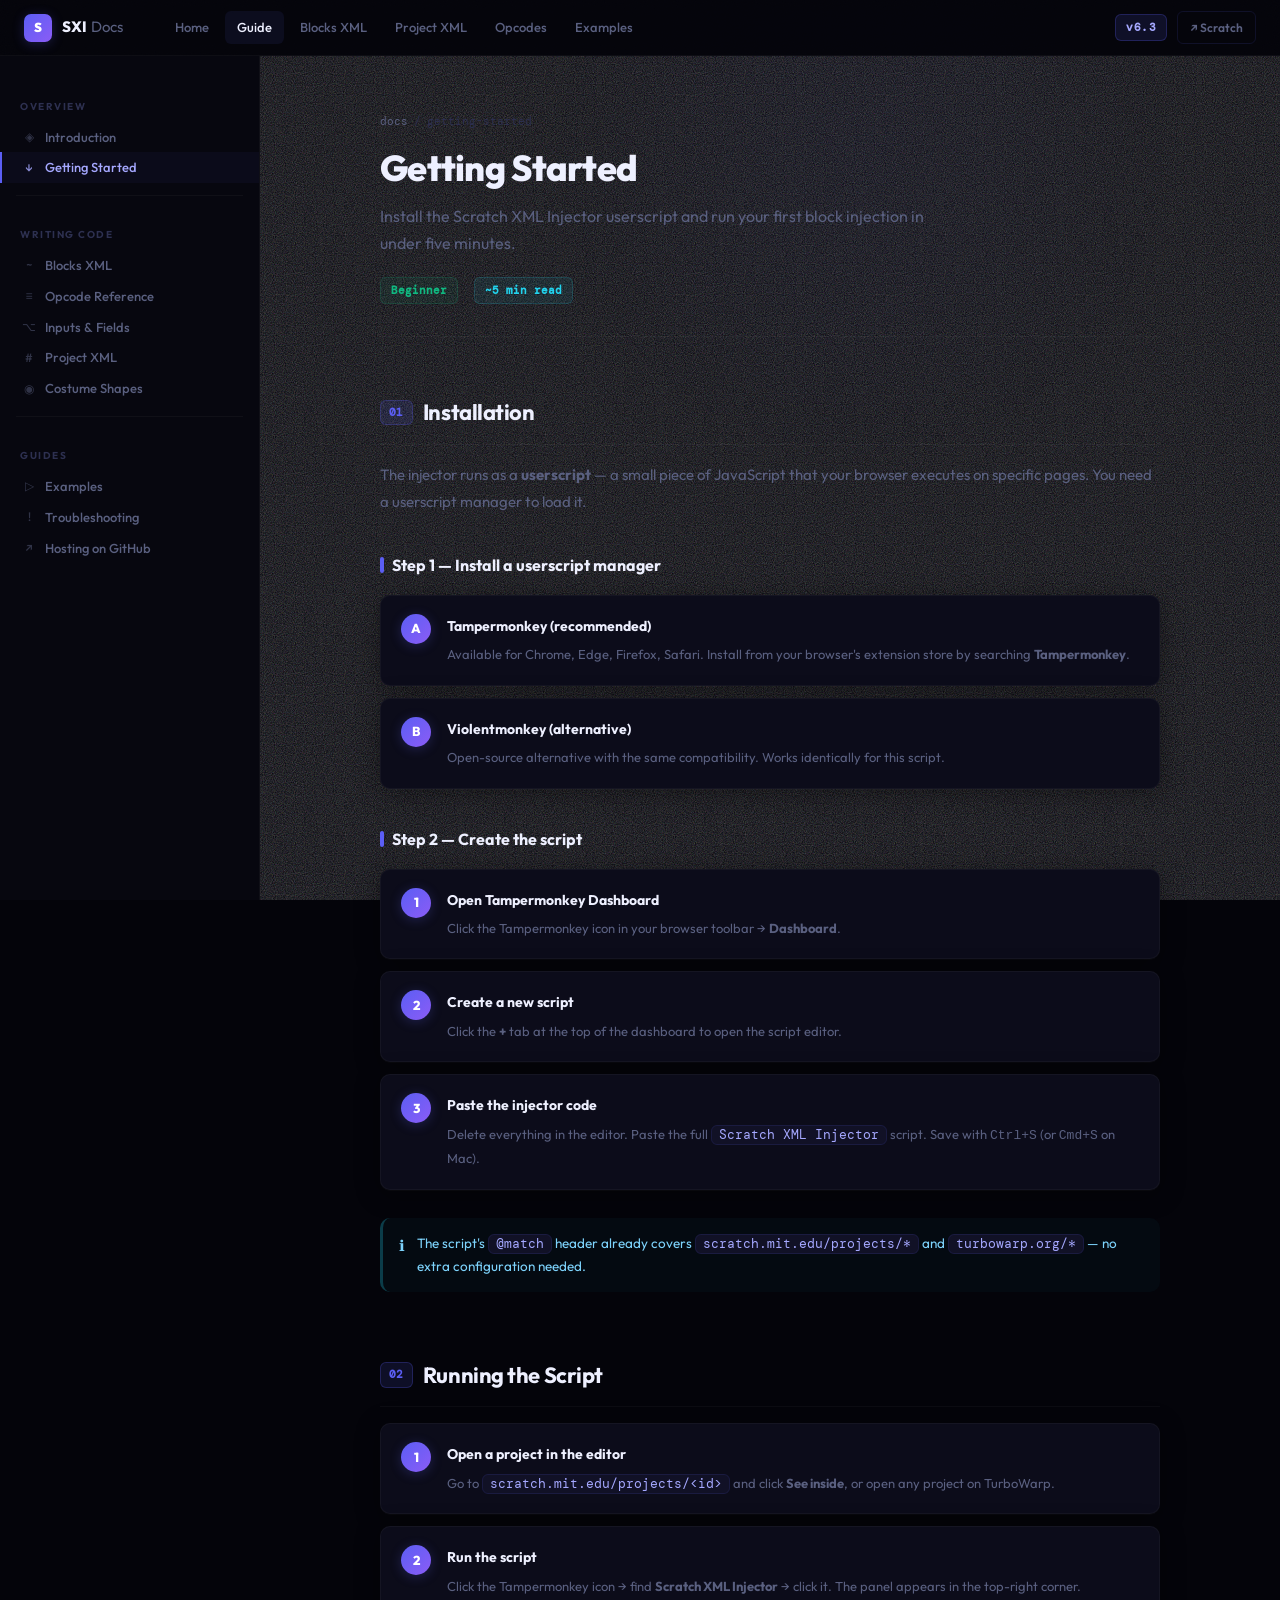
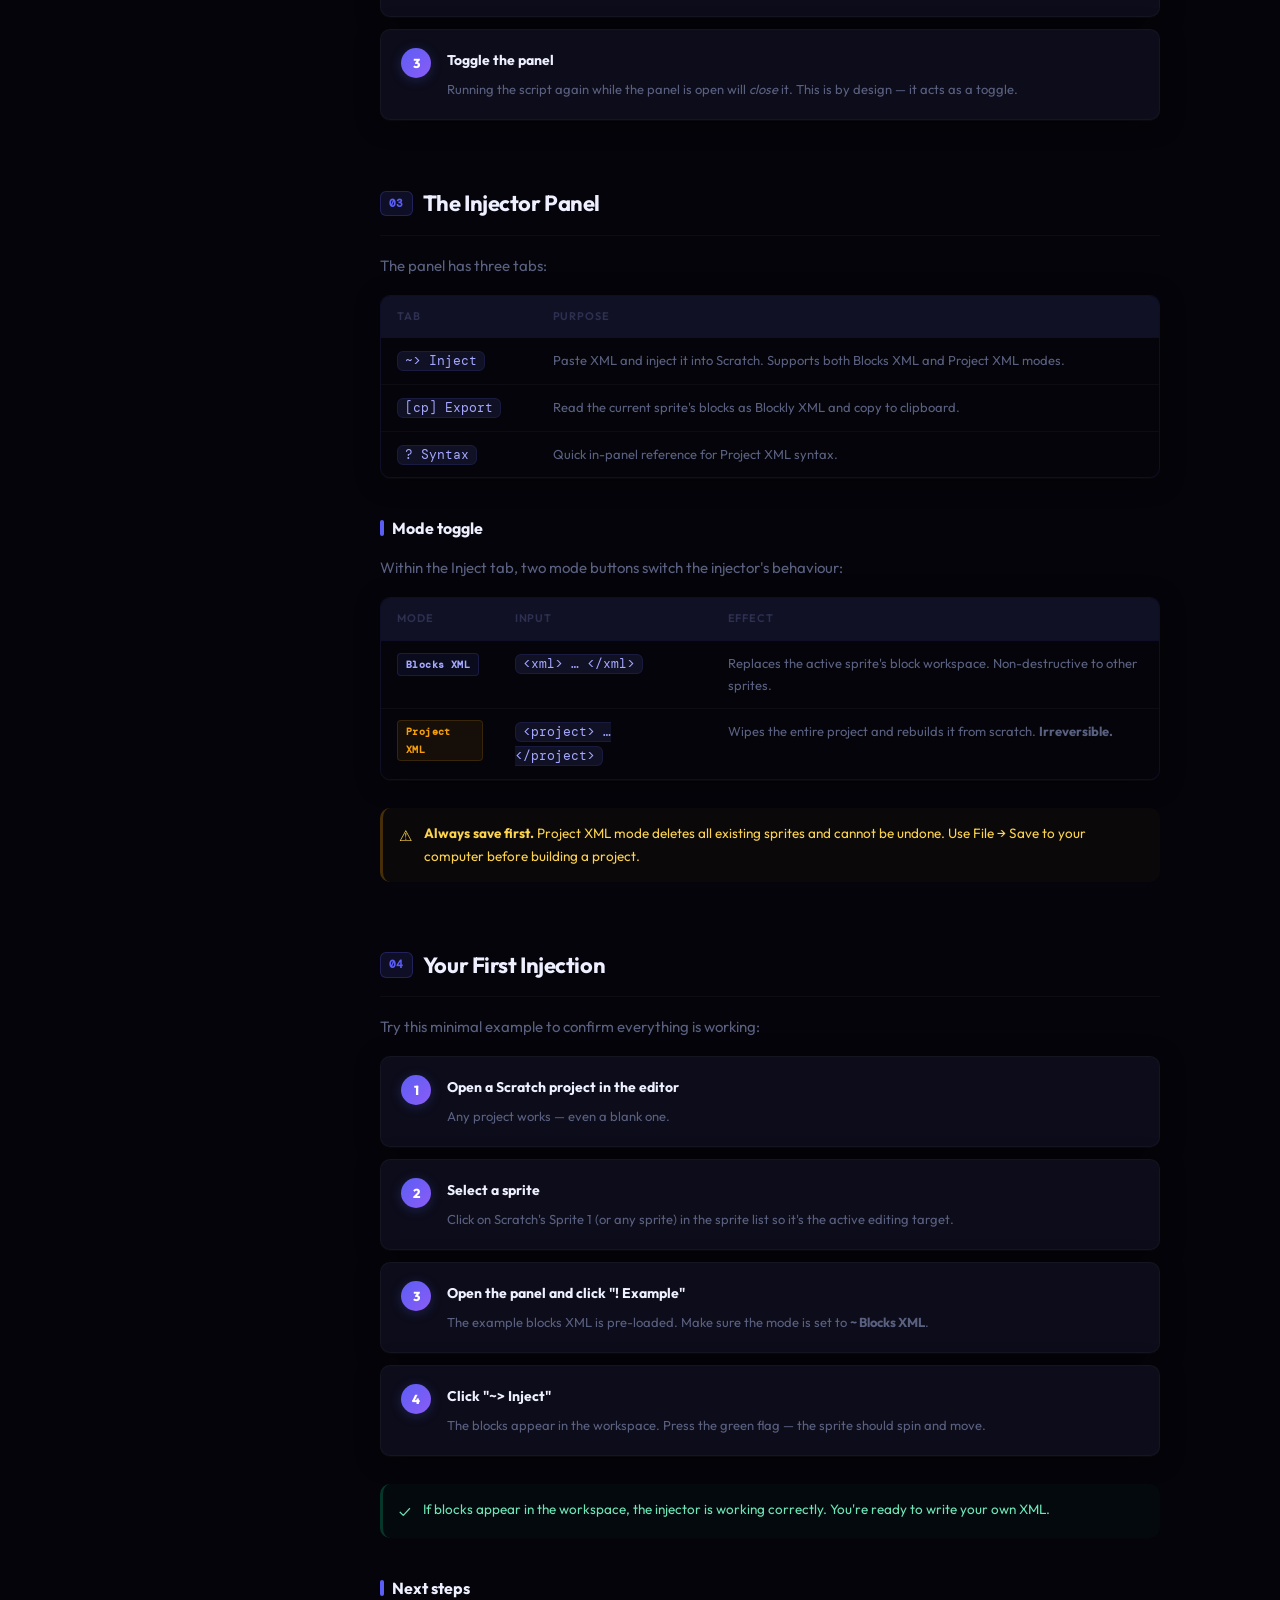
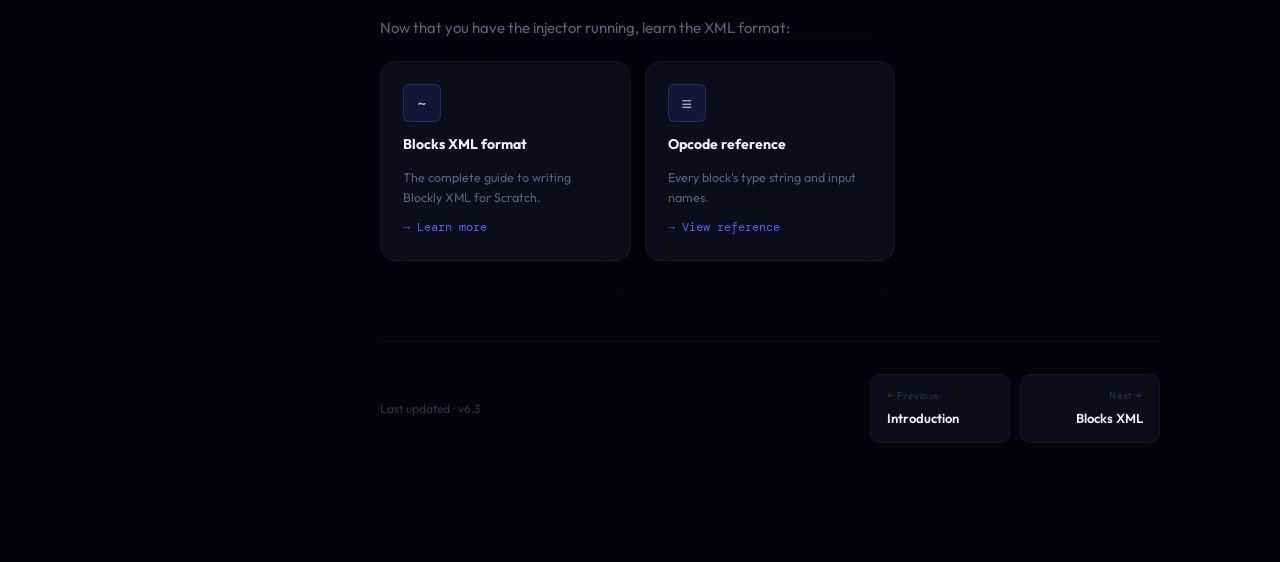
<file: docs/getting-started.html>
<!DOCTYPE html>
<html lang="en">
<head>
  <meta charset="UTF-8"/>
  <meta name="viewport" content="width=device-width,initial-scale=1"/>
  <title>Getting Started — Scratch XML Injector Docs</title>
  <meta name="description" content="Install and set up the Scratch XML Injector userscript in your browser."/>
  <link rel="stylesheet" href="../assets/css/main.css"/>
</head>
<body>
<div id="scroll-bar"></div>

<header class="topbar">
  <a class="topbar-logo" href="../index.html">
    <div class="logo-mark">S</div>
    <span class="logo-name">SXI <span class="logo-sub">Docs</span></span>
  </a>
  <nav class="topbar-nav">
    <a href="../index.html">Home</a>
    <a href="getting-started.html" class="active">Guide</a>
    <a href="blocks-xml.html">Blocks XML</a>
    <a href="project-xml.html">Project XML</a>
    <a href="opcodes.html">Opcodes</a>
    <a href="examples.html">Examples</a>
  </nav>
  <div class="topbar-right">
    <span class="topbar-badge">v6.3</span>
    <a class="topbar-github" href="https://scratch.mit.edu" target="_blank">↗ Scratch</a>
  </div>
</header>

<div class="layout">
  <aside class="sidebar">
    <div class="sidebar-section">Overview</div>
    <a class="sidebar-link" href="../index.html"><span class="icon">◈</span>Introduction</a>
    <a class="sidebar-link active" href="getting-started.html"><span class="icon">↓</span>Getting Started</a>
    <div class="sidebar-divider"></div>
    <div class="sidebar-section">Writing Code</div>
    <a class="sidebar-link" href="blocks-xml.html"><span class="icon">~</span>Blocks XML</a>
    <a class="sidebar-link" href="opcodes.html"><span class="icon">≡</span>Opcode Reference</a>
    <a class="sidebar-link" href="inputs-fields.html"><span class="icon">⌥</span>Inputs &amp; Fields</a>
    <a class="sidebar-link" href="project-xml.html"><span class="icon">#</span>Project XML</a>
    <a class="sidebar-link" href="costumes.html"><span class="icon">◉</span>Costume Shapes</a>
    <div class="sidebar-divider"></div>
    <div class="sidebar-section">Guides</div>
    <a class="sidebar-link" href="examples.html"><span class="icon">▷</span>Examples</a>
    <a class="sidebar-link" href="troubleshooting.html"><span class="icon">!</span>Troubleshooting</a>
    <a class="sidebar-link" href="hosting.html"><span class="icon">↗</span>Hosting on GitHub</a>
  </aside>

  <div class="content-wrap">
    <main class="content">

      <div class="page-header">
        <div class="breadcrumb">
          <a href="../index.html">docs</a>
          <span class="sep">/</span>
          <span>getting-started</span>
        </div>
        <h1>Getting Started</h1>
        <p class="lead">Install the Scratch XML Injector userscript and run your first block injection in under five minutes.</p>
        <div class="meta">
          <span class="meta-tag green">Beginner</span>
          <span class="meta-tag blue">~5 min read</span>
        </div>
      </div>

      <!-- INSTALLATION -->
      <div class="doc-section" id="installation">
        <h2 class="section-title"><span class="num">01</span>Installation</h2>
        <p>The injector runs as a <strong>userscript</strong> — a small piece of JavaScript that your browser executes on specific pages. You need a userscript manager to load it.</p>

        <h3 class="sub-title">Step 1 — Install a userscript manager</h3>
        <div class="steps">
          <div class="step">
            <div class="step-num">A</div>
            <div class="step-body">
              <h4>Tampermonkey (recommended)</h4>
              <p>Available for Chrome, Edge, Firefox, Safari. Install from your browser's extension store by searching <strong>Tampermonkey</strong>.</p>
            </div>
          </div>
          <div class="step">
            <div class="step-num">B</div>
            <div class="step-body">
              <h4>Violentmonkey (alternative)</h4>
              <p>Open-source alternative with the same compatibility. Works identically for this script.</p>
            </div>
          </div>
        </div>

        <h3 class="sub-title">Step 2 — Create the script</h3>
        <div class="steps">
          <div class="step">
            <div class="step-num">1</div>
            <div class="step-body">
              <h4>Open Tampermonkey Dashboard</h4>
              <p>Click the Tampermonkey icon in your browser toolbar → <strong>Dashboard</strong>.</p>
            </div>
          </div>
          <div class="step">
            <div class="step-num">2</div>
            <div class="step-body">
              <h4>Create a new script</h4>
              <p>Click the <strong>+</strong> tab at the top of the dashboard to open the script editor.</p>
            </div>
          </div>
          <div class="step">
            <div class="step-num">3</div>
            <div class="step-body">
              <h4>Paste the injector code</h4>
              <p>Delete everything in the editor. Paste the full <code>Scratch XML Injector</code> script. Save with <kbd>Ctrl+S</kbd> (or <kbd>Cmd+S</kbd> on Mac).</p>
            </div>
          </div>
        </div>

        <div class="callout info">
          <div class="callout-icon">ℹ</div>
          <div>The script's <code>@match</code> header already covers <code>scratch.mit.edu/projects/*</code> and <code>turbowarp.org/*</code> — no extra configuration needed.</div>
        </div>
      </div>

      <!-- RUNNING THE SCRIPT -->
      <div class="doc-section" id="running">
        <h2 class="section-title"><span class="num">02</span>Running the Script</h2>

        <div class="steps">
          <div class="step">
            <div class="step-num">1</div>
            <div class="step-body">
              <h4>Open a project in the editor</h4>
              <p>Go to <code>scratch.mit.edu/projects/&lt;id&gt;</code> and click <strong>See inside</strong>, or open any project on TurboWarp.</p>
            </div>
          </div>
          <div class="step">
            <div class="step-num">2</div>
            <div class="step-body">
              <h4>Run the script</h4>
              <p>Click the Tampermonkey icon → find <strong>Scratch XML Injector</strong> → click it. The panel appears in the top-right corner.</p>
            </div>
          </div>
          <div class="step">
            <div class="step-num">3</div>
            <div class="step-body">
              <h4>Toggle the panel</h4>
              <p>Running the script again while the panel is open will <em>close</em> it. This is by design — it acts as a toggle.</p>
            </div>
          </div>
        </div>
      </div>

      <!-- THE PANEL -->
      <div class="doc-section" id="panel">
        <h2 class="section-title"><span class="num">03</span>The Injector Panel</h2>
        <p>The panel has three tabs:</p>

        <div class="table-wrap">
          <table>
            <thead><tr><th>Tab</th><th>Purpose</th></tr></thead>
            <tbody>
              <tr><td><code>~&gt; Inject</code></td><td>Paste XML and inject it into Scratch. Supports both Blocks XML and Project XML modes.</td></tr>
              <tr><td><code>[cp] Export</code></td><td>Read the current sprite's blocks as Blockly XML and copy to clipboard.</td></tr>
              <tr><td><code>? Syntax</code></td><td>Quick in-panel reference for Project XML syntax.</td></tr>
            </tbody>
          </table>
        </div>

        <h3 class="sub-title">Mode toggle</h3>
        <p>Within the Inject tab, two mode buttons switch the injector's behaviour:</p>
        <div class="table-wrap">
          <table>
            <thead><tr><th>Mode</th><th>Input</th><th>Effect</th></tr></thead>
            <tbody>
              <tr>
                <td><span class="badge indigo">Blocks XML</span></td>
                <td><code>&lt;xml&gt; … &lt;/xml&gt;</code></td>
                <td>Replaces the active sprite's block workspace. Non-destructive to other sprites.</td>
              </tr>
              <tr>
                <td><span class="badge yellow">Project XML</span></td>
                <td><code>&lt;project&gt; … &lt;/project&gt;</code></td>
                <td>Wipes the entire project and rebuilds it from scratch. <strong>Irreversible.</strong></td>
              </tr>
            </tbody>
          </table>
        </div>

        <div class="callout warn">
          <div class="callout-icon">⚠</div>
          <div><strong>Always save first.</strong> Project XML mode deletes all existing sprites and cannot be undone. Use File → Save to your computer before building a project.</div>
        </div>
      </div>

      <!-- FIRST INJECTION -->
      <div class="doc-section" id="first-injection">
        <h2 class="section-title"><span class="num">04</span>Your First Injection</h2>
        <p>Try this minimal example to confirm everything is working:</p>

        <div class="steps">
          <div class="step">
            <div class="step-num">1</div>
            <div class="step-body">
              <h4>Open a Scratch project in the editor</h4>
              <p>Any project works — even a blank one.</p>
            </div>
          </div>
          <div class="step">
            <div class="step-num">2</div>
            <div class="step-body">
              <h4>Select a sprite</h4>
              <p>Click on Scratch's Sprite 1 (or any sprite) in the sprite list so it's the active editing target.</p>
            </div>
          </div>
          <div class="step">
            <div class="step-num">3</div>
            <div class="step-body">
              <h4>Open the panel and click "! Example"</h4>
              <p>The example blocks XML is pre-loaded. Make sure the mode is set to <strong>~ Blocks XML</strong>.</p>
            </div>
          </div>
          <div class="step">
            <div class="step-num">4</div>
            <div class="step-body">
              <h4>Click "~&gt; Inject"</h4>
              <p>The blocks appear in the workspace. Press the green flag — the sprite should spin and move.</p>
            </div>
          </div>
        </div>

        <div class="callout success">
          <div class="callout-icon">✓</div>
          <div>If blocks appear in the workspace, the injector is working correctly. You're ready to write your own XML.</div>
        </div>

        <h3 class="sub-title">Next steps</h3>
        <p>Now that you have the injector running, learn the XML format:</p>
        <div class="card-grid">
          <a class="card" href="blocks-xml.html">
            <div class="card-icon">~</div>
            <div class="card-title">Blocks XML format</div>
            <div class="card-desc">The complete guide to writing Blockly XML for Scratch.</div>
            <div class="card-arrow">→ Learn more</div>
          </a>
          <a class="card" href="opcodes.html">
            <div class="card-icon">≡</div>
            <div class="card-title">Opcode reference</div>
            <div class="card-desc">Every block's type string and input names.</div>
            <div class="card-arrow">→ View reference</div>
          </a>
        </div>
      </div>

      <div class="doc-footer">
        <div class="footer-note">Last updated · v6.3</div>
        <div class="doc-nav-btns">
          <a class="doc-nav-btn prev" href="../index.html">
            <span class="nav-label">Previous</span>
            <span class="nav-title">Introduction</span>
          </a>
          <a class="doc-nav-btn next" href="blocks-xml.html">
            <span class="nav-label">Next</span>
            <span class="nav-title">Blocks XML</span>
          </a>
        </div>
      </div>

    </main>
  </div>
</div>

<script src="../assets/js/wiki.js"></script>
</body>
</html>
</file>
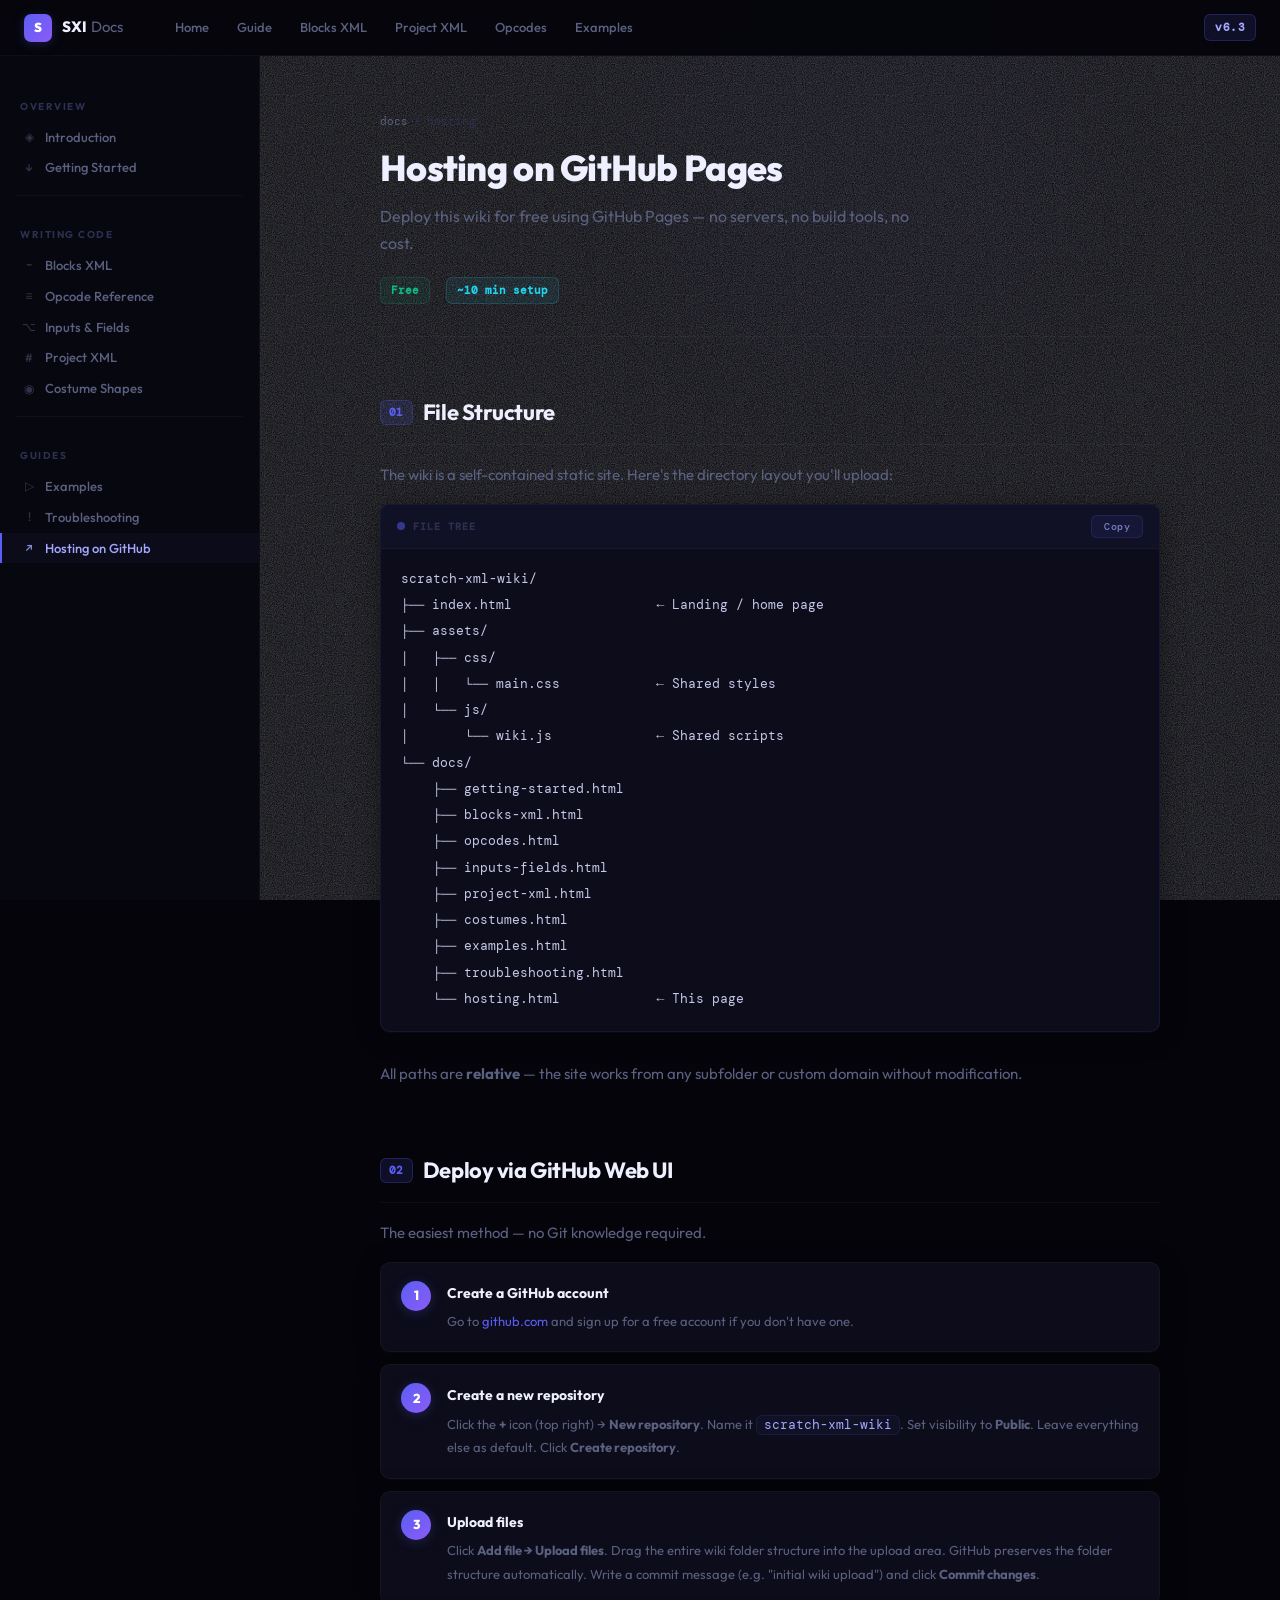
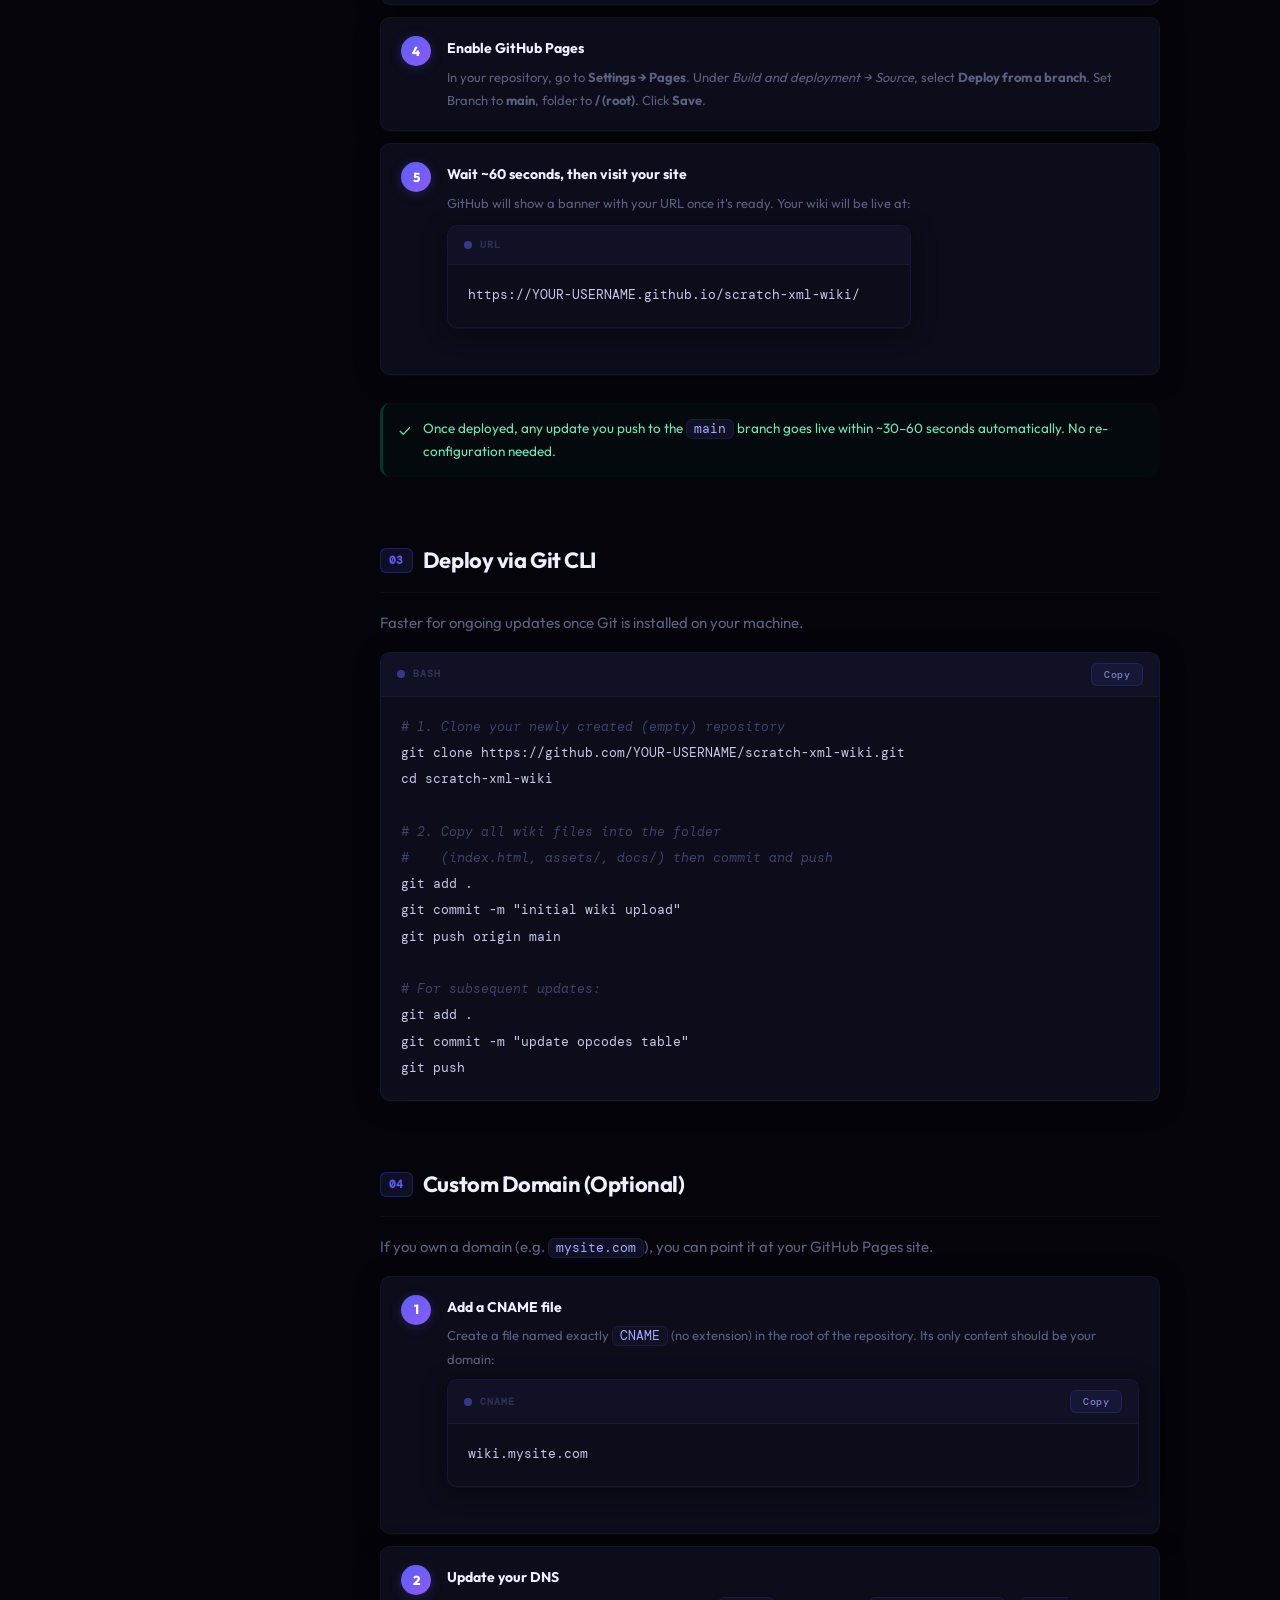
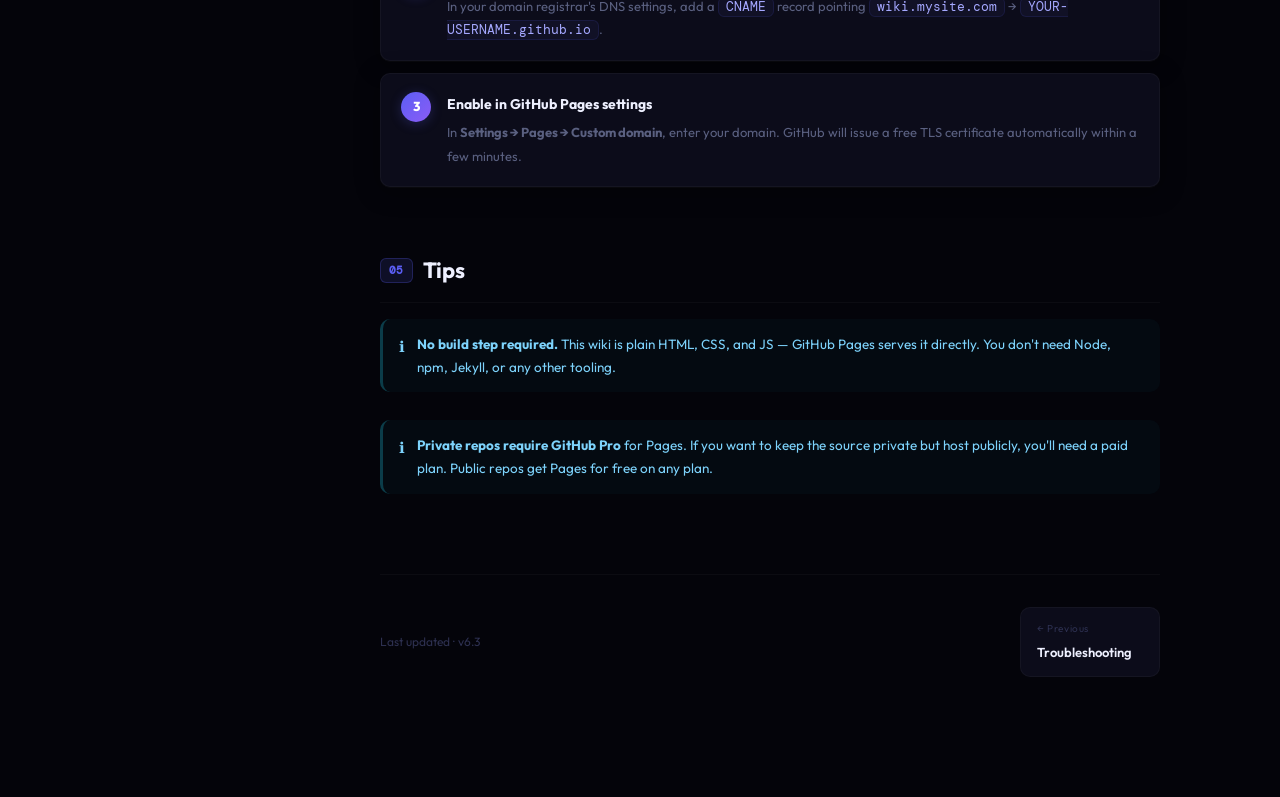
<file: docs/hosting.html>
<!DOCTYPE html>
<html lang="en">
<head>
  <meta charset="UTF-8"/>
  <meta name="viewport" content="width=device-width,initial-scale=1"/>
  <title>Hosting on GitHub — Scratch XML Injector Docs</title>
  <link rel="stylesheet" href="../assets/css/main.css"/>
</head>
<body>
<div id="scroll-bar"></div>
<header class="topbar">
  <a class="topbar-logo" href="../index.html"><div class="logo-mark">S</div><span class="logo-name">SXI <span class="logo-sub">Docs</span></span></a>
  <nav class="topbar-nav">
    <a href="../index.html">Home</a>
    <a href="getting-started.html">Guide</a>
    <a href="blocks-xml.html">Blocks XML</a>
    <a href="project-xml.html">Project XML</a>
    <a href="opcodes.html">Opcodes</a>
    <a href="examples.html">Examples</a>
  </nav>
  <div class="topbar-right"><span class="topbar-badge">v6.3</span></div>
</header>
<div class="layout">
  <aside class="sidebar">
    <div class="sidebar-section">Overview</div>
    <a class="sidebar-link" href="../index.html"><span class="icon">◈</span>Introduction</a>
    <a class="sidebar-link" href="getting-started.html"><span class="icon">↓</span>Getting Started</a>
    <div class="sidebar-divider"></div>
    <div class="sidebar-section">Writing Code</div>
    <a class="sidebar-link" href="blocks-xml.html"><span class="icon">~</span>Blocks XML</a>
    <a class="sidebar-link" href="opcodes.html"><span class="icon">≡</span>Opcode Reference</a>
    <a class="sidebar-link" href="inputs-fields.html"><span class="icon">⌥</span>Inputs &amp; Fields</a>
    <a class="sidebar-link" href="project-xml.html"><span class="icon">#</span>Project XML</a>
    <a class="sidebar-link" href="costumes.html"><span class="icon">◉</span>Costume Shapes</a>
    <div class="sidebar-divider"></div>
    <div class="sidebar-section">Guides</div>
    <a class="sidebar-link" href="examples.html"><span class="icon">▷</span>Examples</a>
    <a class="sidebar-link" href="troubleshooting.html"><span class="icon">!</span>Troubleshooting</a>
    <a class="sidebar-link active" href="hosting.html"><span class="icon">↗</span>Hosting on GitHub</a>
  </aside>
  <div class="content-wrap">
    <main class="content">

      <div class="page-header">
        <div class="breadcrumb"><a href="../index.html">docs</a><span class="sep">/</span><span>hosting</span></div>
        <h1>Hosting on GitHub Pages</h1>
        <p class="lead">Deploy this wiki for free using GitHub Pages — no servers, no build tools, no cost.</p>
        <div class="meta">
          <span class="meta-tag green">Free</span>
          <span class="meta-tag blue">~10 min setup</span>
        </div>
      </div>

      <div class="doc-section" id="file-structure">
        <h2 class="section-title"><span class="num">01</span>File Structure</h2>
        <p>The wiki is a self-contained static site. Here's the directory layout you'll upload:</p>
        <div class="code-block">
          <div class="code-block-header"><span class="code-block-lang">File tree</span><button class="copy-btn">Copy</button></div>
          <pre><code>scratch-xml-wiki/
├── index.html                  ← Landing / home page
├── assets/
│   ├── css/
│   │   └── main.css            ← Shared styles
│   └── js/
│       └── wiki.js             ← Shared scripts
└── docs/
    ├── getting-started.html
    ├── blocks-xml.html
    ├── opcodes.html
    ├── inputs-fields.html
    ├── project-xml.html
    ├── costumes.html
    ├── examples.html
    ├── troubleshooting.html
    └── hosting.html            ← This page</code></pre>
        </div>
        <p>All paths are <strong>relative</strong> — the site works from any subfolder or custom domain without modification.</p>
      </div>

      <div class="doc-section" id="github-ui">
        <h2 class="section-title"><span class="num">02</span>Deploy via GitHub Web UI</h2>
        <p>The easiest method — no Git knowledge required.</p>
        <div class="steps">
          <div class="step">
            <div class="step-num">1</div>
            <div class="step-body">
              <h4>Create a GitHub account</h4>
              <p>Go to <a href="https://github.com" target="_blank">github.com</a> and sign up for a free account if you don't have one.</p>
            </div>
          </div>
          <div class="step">
            <div class="step-num">2</div>
            <div class="step-body">
              <h4>Create a new repository</h4>
              <p>Click the <strong>+</strong> icon (top right) → <strong>New repository</strong>. Name it <code>scratch-xml-wiki</code>. Set visibility to <strong>Public</strong>. Leave everything else as default. Click <strong>Create repository</strong>.</p>
            </div>
          </div>
          <div class="step">
            <div class="step-num">3</div>
            <div class="step-body">
              <h4>Upload files</h4>
              <p>Click <strong>Add file → Upload files</strong>. Drag the entire wiki folder structure into the upload area. GitHub preserves the folder structure automatically. Write a commit message (e.g. "initial wiki upload") and click <strong>Commit changes</strong>.</p>
            </div>
          </div>
          <div class="step">
            <div class="step-num">4</div>
            <div class="step-body">
              <h4>Enable GitHub Pages</h4>
              <p>In your repository, go to <strong>Settings → Pages</strong>. Under <em>Build and deployment → Source</em>, select <strong>Deploy from a branch</strong>. Set Branch to <strong>main</strong>, folder to <strong>/ (root)</strong>. Click <strong>Save</strong>.</p>
            </div>
          </div>
          <div class="step">
            <div class="step-num">5</div>
            <div class="step-body">
              <h4>Wait ~60 seconds, then visit your site</h4>
              <p>GitHub will show a banner with your URL once it's ready. Your wiki will be live at:</p>
              <div class="code-block" style="margin-top:10px">
                <div class="code-block-header"><span class="code-block-lang">URL</span></div>
                <pre><code>https://YOUR-USERNAME.github.io/scratch-xml-wiki/</code></pre>
              </div>
            </div>
          </div>
        </div>
        <div class="callout success">
          <div class="callout-icon">✓</div>
          <div>Once deployed, any update you push to the <code>main</code> branch goes live within ~30–60 seconds automatically. No re-configuration needed.</div>
        </div>
      </div>

      <div class="doc-section" id="git-cli">
        <h2 class="section-title"><span class="num">03</span>Deploy via Git CLI</h2>
        <p>Faster for ongoing updates once Git is installed on your machine.</p>
        <div class="code-block">
          <div class="code-block-header"><span class="code-block-lang">Bash</span><button class="copy-btn">Copy</button></div>
          <pre><code><span class="t-cm"># 1. Clone your newly created (empty) repository</span>
git clone https://github.com/YOUR-USERNAME/scratch-xml-wiki.git
cd scratch-xml-wiki

<span class="t-cm"># 2. Copy all wiki files into the folder
#    (index.html, assets/, docs/) then commit and push</span>
git add .
git commit -m "initial wiki upload"
git push origin main

<span class="t-cm"># For subsequent updates:</span>
git add .
git commit -m "update opcodes table"
git push</code></pre>
        </div>
      </div>

      <div class="doc-section" id="custom-domain">
        <h2 class="section-title"><span class="num">04</span>Custom Domain (Optional)</h2>
        <p>If you own a domain (e.g. <code>mysite.com</code>), you can point it at your GitHub Pages site.</p>
        <div class="steps">
          <div class="step">
            <div class="step-num">1</div>
            <div class="step-body">
              <h4>Add a CNAME file</h4>
              <p>Create a file named exactly <code>CNAME</code> (no extension) in the root of the repository. Its only content should be your domain:</p>
              <div class="code-block" style="margin-top:8px"><div class="code-block-header"><span class="code-block-lang">CNAME</span><button class="copy-btn">Copy</button></div><pre><code>wiki.mysite.com</code></pre></div>
            </div>
          </div>
          <div class="step">
            <div class="step-num">2</div>
            <div class="step-body">
              <h4>Update your DNS</h4>
              <p>In your domain registrar's DNS settings, add a <code>CNAME</code> record pointing <code>wiki.mysite.com</code> → <code>YOUR-USERNAME.github.io</code>.</p>
            </div>
          </div>
          <div class="step">
            <div class="step-num">3</div>
            <div class="step-body">
              <h4>Enable in GitHub Pages settings</h4>
              <p>In <strong>Settings → Pages → Custom domain</strong>, enter your domain. GitHub will issue a free TLS certificate automatically within a few minutes.</p>
            </div>
          </div>
        </div>
      </div>

      <div class="doc-section" id="tips">
        <h2 class="section-title"><span class="num">05</span>Tips</h2>
        <div class="callout info">
          <div class="callout-icon">ℹ</div>
          <div><strong>No build step required.</strong> This wiki is plain HTML, CSS, and JS — GitHub Pages serves it directly. You don't need Node, npm, Jekyll, or any other tooling.</div>
        </div>
        <div class="callout info">
          <div class="callout-icon">ℹ</div>
          <div><strong>Private repos require GitHub Pro</strong> for Pages. If you want to keep the source private but host publicly, you'll need a paid plan. Public repos get Pages for free on any plan.</div>
        </div>
      </div>

      <div class="doc-footer">
        <div class="footer-note">Last updated · v6.3</div>
        <div class="doc-nav-btns">
          <a class="doc-nav-btn prev" href="troubleshooting.html"><span class="nav-label">Previous</span><span class="nav-title">Troubleshooting</span></a>
        </div>
      </div>

    </main>
  </div>
</div>
<script src="../assets/js/wiki.js"></script>
</body>
</html>
</file>
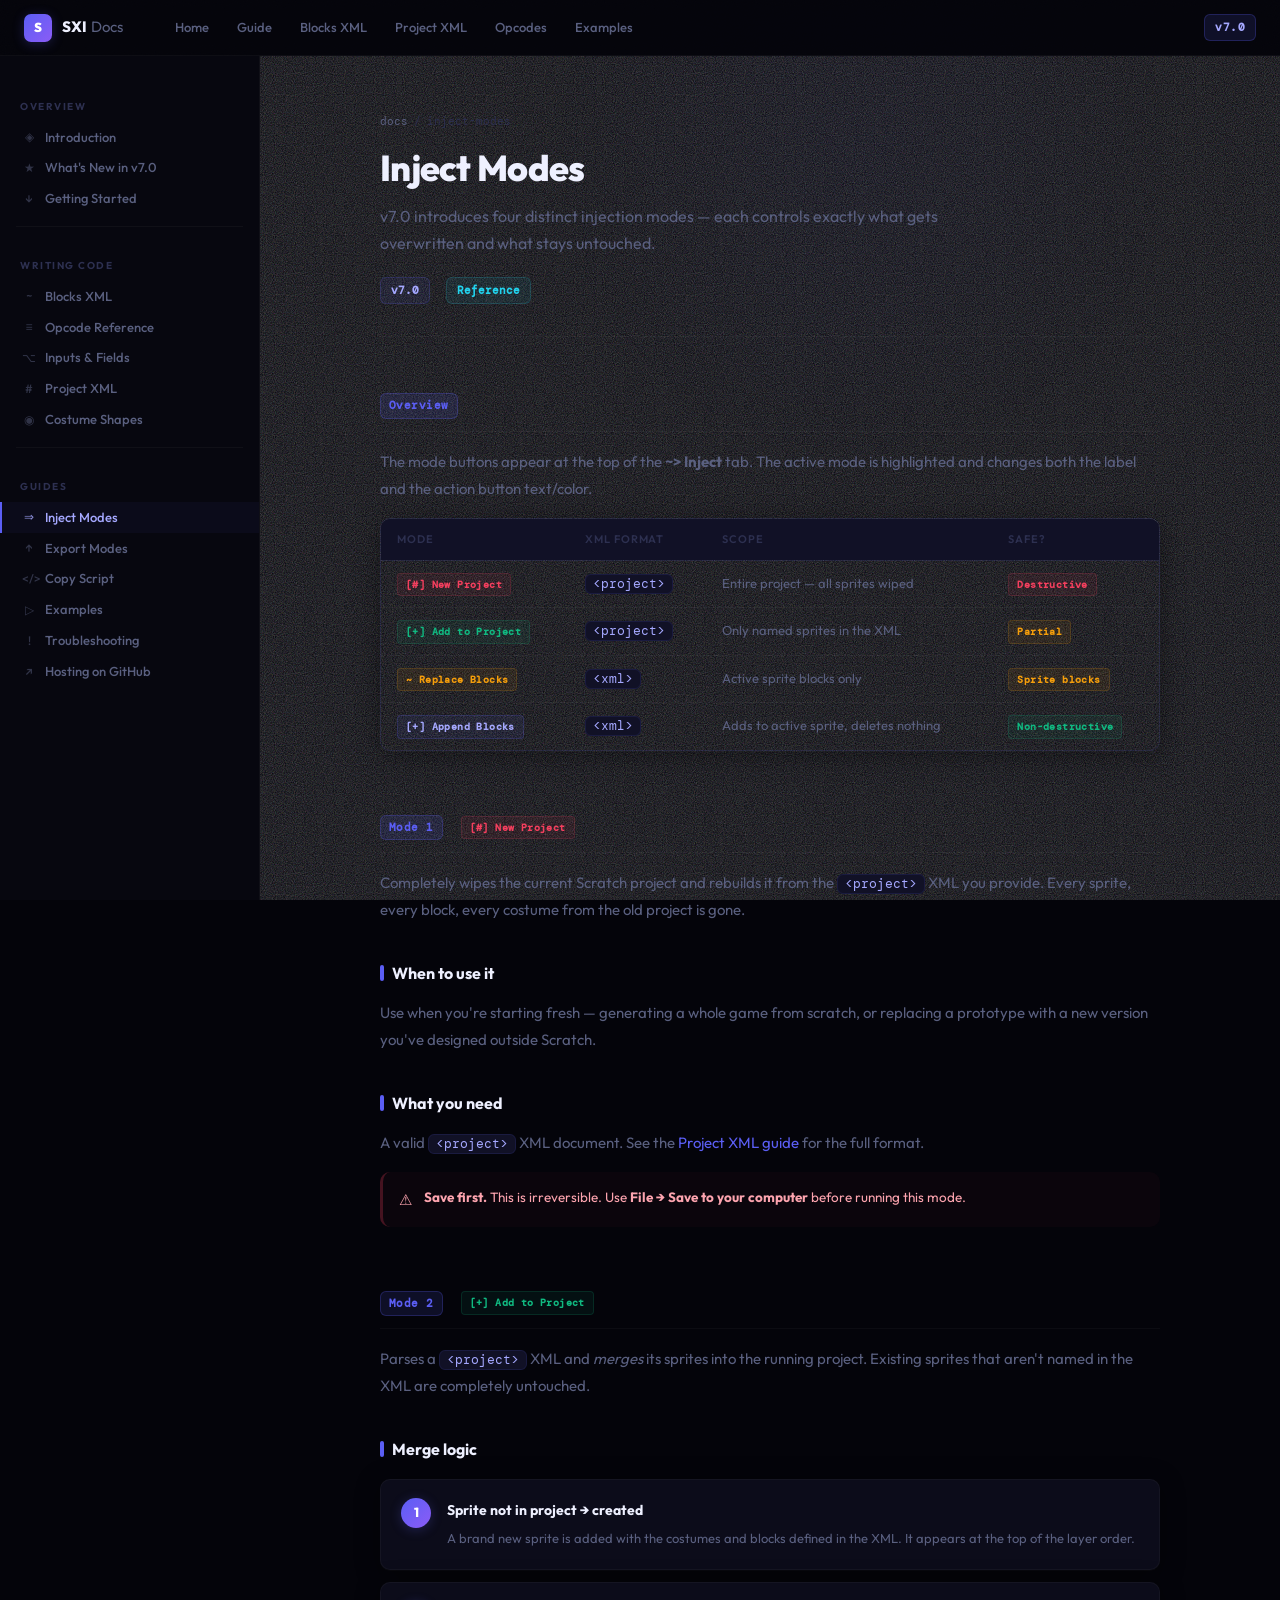
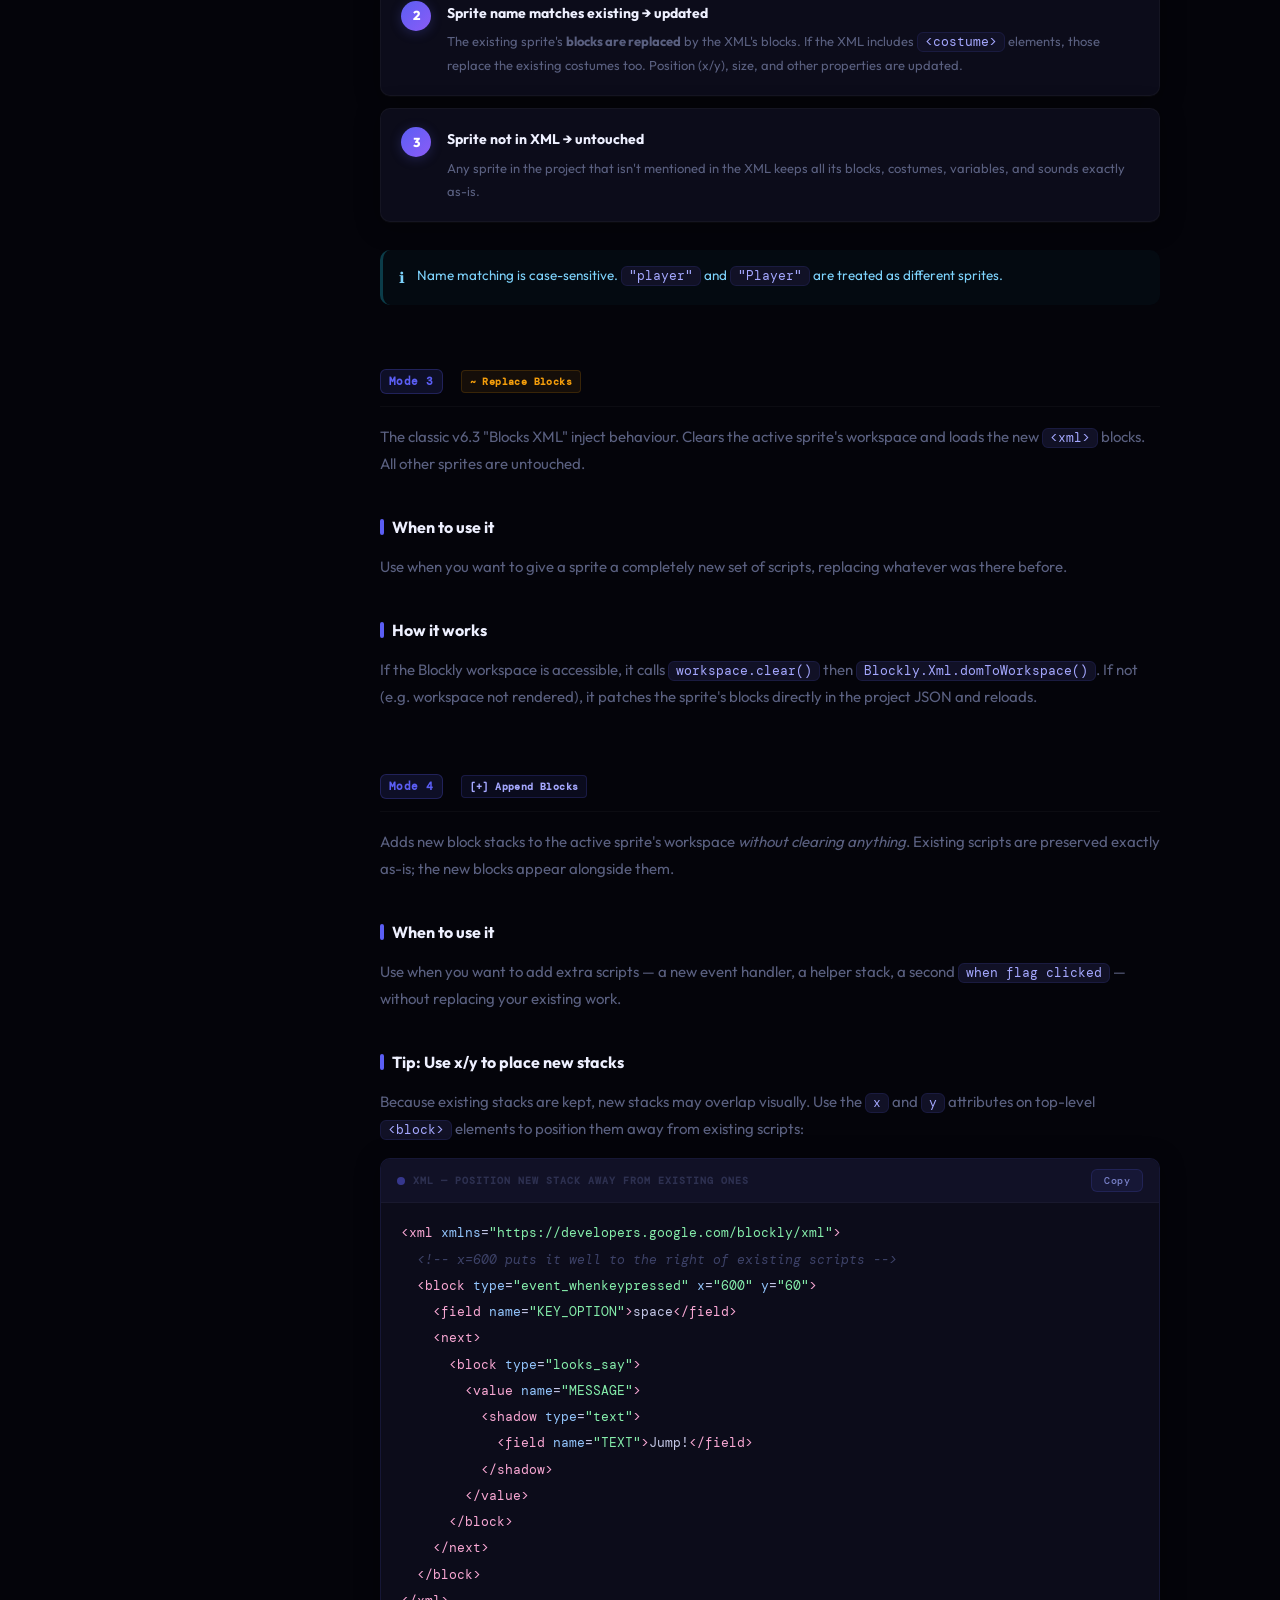
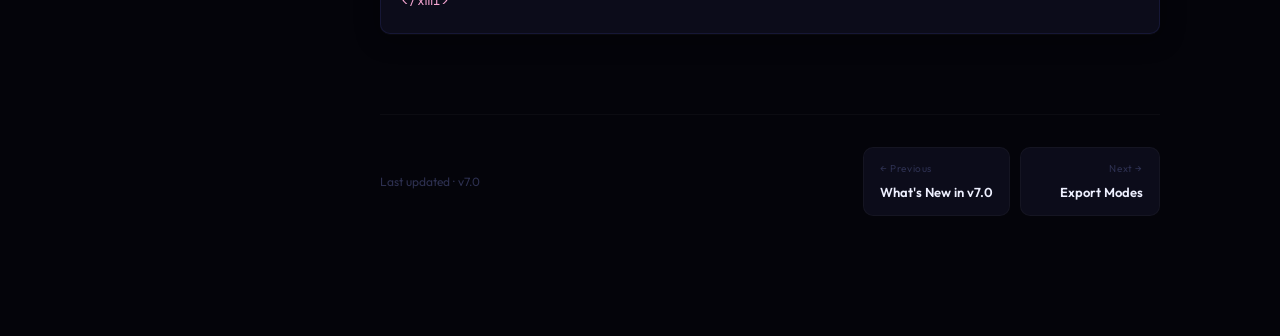
<file: docs/inject-modes.html>
<!DOCTYPE html>
<html lang="en">
<head>
  <meta charset="UTF-8"/>
  <meta name="viewport" content="width=device-width,initial-scale=1"/>
  <title>Inject Modes — Scratch XML Injector Docs</title>
  <link rel="stylesheet" href="../assets/css/main.css"/>
</head>
<body>
<div id="scroll-bar"></div>
<header class="topbar">
  <a class="topbar-logo" href="../index.html"><div class="logo-mark">S</div><span class="logo-name">SXI <span class="logo-sub">Docs</span></span></a>
  <nav class="topbar-nav">
    <a href="../index.html">Home</a>
    <a href="getting-started.html">Guide</a>
    <a href="blocks-xml.html">Blocks XML</a>
    <a href="project-xml.html">Project XML</a>
    <a href="opcodes.html">Opcodes</a>
    <a href="examples.html">Examples</a>
  </nav>
  <div class="topbar-right"><span class="topbar-badge">v7.0</span></div>
</header>
<div class="layout">
  <aside class="sidebar">
    <div class="sidebar-section">Overview</div>
    <a class="sidebar-link" href="../index.html"><span class="icon">◈</span>Introduction</a>
    <a class="sidebar-link" href="whats-new.html"><span class="icon">★</span>What's New in v7.0</a>
    <a class="sidebar-link" href="getting-started.html"><span class="icon">↓</span>Getting Started</a>
    <div class="sidebar-divider"></div>
    <div class="sidebar-section">Writing Code</div>
    <a class="sidebar-link" href="blocks-xml.html"><span class="icon">~</span>Blocks XML</a>
    <a class="sidebar-link" href="opcodes.html"><span class="icon">≡</span>Opcode Reference</a>
    <a class="sidebar-link" href="inputs-fields.html"><span class="icon">⌥</span>Inputs &amp; Fields</a>
    <a class="sidebar-link" href="project-xml.html"><span class="icon">#</span>Project XML</a>
    <a class="sidebar-link" href="costumes.html"><span class="icon">◉</span>Costume Shapes</a>
    <div class="sidebar-divider"></div>
    <div class="sidebar-section">Guides</div>
    <a class="sidebar-link active" href="inject-modes.html"><span class="icon">⇒</span>Inject Modes</a>
    <a class="sidebar-link" href="export-modes.html"><span class="icon">↑</span>Export Modes</a>
    <a class="sidebar-link" href="copy-script.html"><span class="icon">&lt;/&gt;</span>Copy Script</a>
    <a class="sidebar-link" href="examples.html"><span class="icon">▷</span>Examples</a>
    <a class="sidebar-link" href="troubleshooting.html"><span class="icon">!</span>Troubleshooting</a>
    <a class="sidebar-link" href="hosting.html"><span class="icon">↗</span>Hosting on GitHub</a>
  </aside>
  <div class="content-wrap">
    <main class="content">

      <div class="page-header">
        <div class="breadcrumb"><a href="../index.html">docs</a><span class="sep">/</span><span>inject-modes</span></div>
        <h1>Inject Modes</h1>
        <p class="lead">v7.0 introduces four distinct injection modes — each controls exactly what gets overwritten and what stays untouched.</p>
        <div class="meta"><span class="meta-tag indigo">v7.0</span><span class="meta-tag blue">Reference</span></div>
      </div>

      <div class="doc-section" id="overview">
        <h2 class="section-title"><span class="num">Overview</span></h2>
        <p>The mode buttons appear at the top of the <strong>~&gt; Inject</strong> tab. The active mode is highlighted and changes both the label and the action button text/color.</p>

        <div class="table-wrap">
          <table>
            <thead><tr><th>Mode</th><th>XML format</th><th>Scope</th><th>Safe?</th></tr></thead>
            <tbody>
              <tr>
                <td><span class="badge red">[#] New Project</span></td>
                <td><code>&lt;project&gt;</code></td>
                <td>Entire project — all sprites wiped</td>
                <td><span class="badge red">Destructive</span></td>
              </tr>
              <tr>
                <td><span class="badge green">[+] Add to Project</span></td>
                <td><code>&lt;project&gt;</code></td>
                <td>Only named sprites in the XML</td>
                <td><span class="badge yellow">Partial</span></td>
              </tr>
              <tr>
                <td><span class="badge yellow">~ Replace Blocks</span></td>
                <td><code>&lt;xml&gt;</code></td>
                <td>Active sprite blocks only</td>
                <td><span class="badge yellow">Sprite blocks</span></td>
              </tr>
              <tr>
                <td><span class="badge indigo">[+] Append Blocks</span></td>
                <td><code>&lt;xml&gt;</code></td>
                <td>Adds to active sprite, deletes nothing</td>
                <td><span class="badge green">Non-destructive</span></td>
              </tr>
            </tbody>
          </table>
        </div>
      </div>

      <!-- MODE 1 -->
      <div class="doc-section" id="new-project">
        <h2 class="section-title"><span class="num">Mode 1</span><span class="badge red" style="margin-left:8px">[#] New Project</span></h2>
        <p>Completely wipes the current Scratch project and rebuilds it from the <code>&lt;project&gt;</code> XML you provide. Every sprite, every block, every costume from the old project is gone.</p>

        <h3 class="sub-title">When to use it</h3>
        <p>Use when you're starting fresh — generating a whole game from scratch, or replacing a prototype with a new version you've designed outside Scratch.</p>

        <h3 class="sub-title">What you need</h3>
        <p>A valid <code>&lt;project&gt;</code> XML document. See the <a href="project-xml.html">Project XML guide</a> for the full format.</p>

        <div class="callout danger">
          <div class="callout-icon">⚠</div>
          <div><strong>Save first.</strong> This is irreversible. Use <strong>File → Save to your computer</strong> before running this mode.</div>
        </div>
      </div>

      <!-- MODE 2 -->
      <div class="doc-section" id="add-to-project">
        <h2 class="section-title"><span class="num">Mode 2</span><span class="badge green" style="margin-left:8px">[+] Add to Project</span></h2>
        <p>Parses a <code>&lt;project&gt;</code> XML and <em>merges</em> its sprites into the running project. Existing sprites that aren't named in the XML are completely untouched.</p>

        <h3 class="sub-title">Merge logic</h3>
        <div class="steps">
          <div class="step">
            <div class="step-num">1</div>
            <div class="step-body">
              <h4>Sprite not in project → created</h4>
              <p>A brand new sprite is added with the costumes and blocks defined in the XML. It appears at the top of the layer order.</p>
            </div>
          </div>
          <div class="step">
            <div class="step-num">2</div>
            <div class="step-body">
              <h4>Sprite name matches existing → updated</h4>
              <p>The existing sprite's <strong>blocks are replaced</strong> by the XML's blocks. If the XML includes <code>&lt;costume&gt;</code> elements, those replace the existing costumes too. Position (x/y), size, and other properties are updated.</p>
            </div>
          </div>
          <div class="step">
            <div class="step-num">3</div>
            <div class="step-body">
              <h4>Sprite not in XML → untouched</h4>
              <p>Any sprite in the project that isn't mentioned in the XML keeps all its blocks, costumes, variables, and sounds exactly as-is.</p>
            </div>
          </div>
        </div>

        <div class="callout info">
          <div class="callout-icon">ℹ</div>
          <div>Name matching is case-sensitive. <code>"player"</code> and <code>"Player"</code> are treated as different sprites.</div>
        </div>
      </div>

      <!-- MODE 3 -->
      <div class="doc-section" id="replace-blocks">
        <h2 class="section-title"><span class="num">Mode 3</span><span class="badge yellow" style="margin-left:8px">~ Replace Blocks</span></h2>
        <p>The classic v6.3 "Blocks XML" inject behaviour. Clears the active sprite's workspace and loads the new <code>&lt;xml&gt;</code> blocks. All other sprites are untouched.</p>

        <h3 class="sub-title">When to use it</h3>
        <p>Use when you want to give a sprite a completely new set of scripts, replacing whatever was there before.</p>

        <h3 class="sub-title">How it works</h3>
        <p>If the Blockly workspace is accessible, it calls <code>workspace.clear()</code> then <code>Blockly.Xml.domToWorkspace()</code>. If not (e.g. workspace not rendered), it patches the sprite's blocks directly in the project JSON and reloads.</p>
      </div>

      <!-- MODE 4 -->
      <div class="doc-section" id="append-blocks">
        <h2 class="section-title"><span class="num">Mode 4</span><span class="badge indigo" style="margin-left:8px">[+] Append Blocks</span></h2>
        <p>Adds new block stacks to the active sprite's workspace <em>without clearing anything</em>. Existing scripts are preserved exactly as-is; the new blocks appear alongside them.</p>

        <h3 class="sub-title">When to use it</h3>
        <p>Use when you want to add extra scripts — a new event handler, a helper stack, a second <code>when flag clicked</code> — without replacing your existing work.</p>

        <h3 class="sub-title">Tip: Use x/y to place new stacks</h3>
        <p>Because existing stacks are kept, new stacks may overlap visually. Use the <code>x</code> and <code>y</code> attributes on top-level <code>&lt;block&gt;</code> elements to position them away from existing scripts:</p>

        <div class="code-block">
          <div class="code-block-header"><span class="code-block-lang">XML — Position new stack away from existing ones</span><button class="copy-btn">Copy</button></div>
          <pre><code><span class="t-tag">&lt;xml</span> <span class="t-attr">xmlns</span>=<span class="t-val">"https://developers.google.com/blockly/xml"</span><span class="t-tag">&gt;</span>
  <span class="t-cm">&lt;!-- x=600 puts it well to the right of existing scripts --&gt;</span>
  <span class="t-tag">&lt;block</span> <span class="t-attr">type</span>=<span class="t-val">"event_whenkeypressed"</span> <span class="t-attr">x</span>=<span class="t-val">"600"</span> <span class="t-attr">y</span>=<span class="t-val">"60"</span><span class="t-tag">&gt;</span>
    <span class="t-tag">&lt;field</span> <span class="t-attr">name</span>=<span class="t-val">"KEY_OPTION"</span><span class="t-tag">&gt;</span>space<span class="t-tag">&lt;/field&gt;</span>
    <span class="t-tag">&lt;next&gt;</span>
      <span class="t-tag">&lt;block</span> <span class="t-attr">type</span>=<span class="t-val">"looks_say"</span><span class="t-tag">&gt;</span>
        <span class="t-tag">&lt;value</span> <span class="t-attr">name</span>=<span class="t-val">"MESSAGE"</span><span class="t-tag">&gt;</span>
          <span class="t-tag">&lt;shadow</span> <span class="t-attr">type</span>=<span class="t-val">"text"</span><span class="t-tag">&gt;</span>
            <span class="t-tag">&lt;field</span> <span class="t-attr">name</span>=<span class="t-val">"TEXT"</span><span class="t-tag">&gt;</span>Jump!<span class="t-tag">&lt;/field&gt;</span>
          <span class="t-tag">&lt;/shadow&gt;</span>
        <span class="t-tag">&lt;/value&gt;</span>
      <span class="t-tag">&lt;/block&gt;</span>
    <span class="t-tag">&lt;/next&gt;</span>
  <span class="t-tag">&lt;/block&gt;</span>
<span class="t-tag">&lt;/xml&gt;</span></code></pre>
        </div>
      </div>

      <div class="doc-footer">
        <div class="footer-note">Last updated · v7.0</div>
        <div class="doc-nav-btns">
          <a class="doc-nav-btn prev" href="whats-new.html"><span class="nav-label">Previous</span><span class="nav-title">What's New in v7.0</span></a>
          <a class="doc-nav-btn next" href="export-modes.html"><span class="nav-label">Next</span><span class="nav-title">Export Modes</span></a>
        </div>
      </div>
    </main>
  </div>
</div>
<script src="../assets/js/wiki.js"></script>
</body>
</html>
</file>
<file: assets/css/main.css>
@import url('https://fonts.googleapis.com/css2?family=DM+Mono:ital,wght@0,300;0,400;0,500;1,400&family=Outfit:wght@300;400;500;600;700;800;900&family=Fraunces:ital,opsz,wght@0,9..144,300;0,9..144,700;1,9..144,400&display=swap');

/* ════════════════════════════════════════
   DESIGN TOKENS
════════════════════════════════════════ */
:root {
  /* Core palette */
  --black:       #04040a;
  --surface-0:   #07070f;
  --surface-1:   #0c0c1a;
  --surface-2:   #111126;
  --surface-3:   #181830;

  /* Brand */
  --indigo:      #5b5ef4;
  --indigo-dim:  #5b5ef420;
  --indigo-mid:  #5b5ef440;
  --violet:      #8b5cf6;
  --sky:         #22d3ee;
  --emerald:     #10b981;
  --amber:       #f59e0b;
  --rose:        #f43f5e;

  /* Text */
  --text-1:      #eef0ff;
  --text-2:      #a8b0d8;
  --text-3:      #5a6080;
  --text-4:      #2d3050;

  /* Borders */
  --border-1:    #ffffff09;
  --border-2:    #5b5ef420;
  --border-3:    #5b5ef440;

  /* Radius */
  --r-sm:  6px;
  --r-md:  10px;
  --r-lg:  16px;
  --r-xl:  22px;

  /* Shadows */
  --shadow-glow: 0 0 80px #5b5ef412;
  --shadow-card: 0 4px 24px #00000060, 0 1px 0 #ffffff08;

  /* Layout */
  --sidebar-w: 260px;
  --topbar-h:  56px;
  --content-max: 780px;

  /* Fonts */
  --font-sans:  'Outfit', sans-serif;
  --font-mono:  'DM Mono', monospace;
  --font-serif: 'Fraunces', serif;
}

/* ════════════════════════════════════════
   RESET + BASE
════════════════════════════════════════ */
*, *::before, *::after { box-sizing: border-box; margin: 0; padding: 0; }
html { scroll-behavior: smooth; scroll-padding-top: 80px; }

body {
  background: var(--black);
  color: var(--text-2);
  font-family: var(--font-sans);
  font-size: 15px;
  line-height: 1.75;
  overflow-x: hidden;
  -webkit-font-smoothing: antialiased;
}

/* Grain overlay */
body::before {
  content: '';
  position: fixed; inset: 0; z-index: 0; pointer-events: none;
  opacity: .35;
  background-image: url("data:image/svg+xml,%3Csvg xmlns='http://www.w3.org/2000/svg' width='200' height='200'%3E%3Cfilter id='n'%3E%3CfeTurbulence type='fractalNoise' baseFrequency='0.9' numOctaves='4' stitchTiles='stitch'/%3E%3C/filter%3E%3Crect width='200' height='200' filter='url(%23n)' opacity='1'/%3E%3C/svg%3E");
}

/* Ambient orb */
body::after {
  content: '';
  position: fixed; top: -200px; left: 40%; z-index: 0; pointer-events: none;
  width: 700px; height: 700px; border-radius: 50%;
  background: radial-gradient(circle, #5b5ef408 0%, transparent 65%);
}

a { color: var(--indigo); text-decoration: none; }
a:hover { text-decoration: underline; }
img { max-width: 100%; }
* { position: relative; z-index: 1; }

/* ════════════════════════════════════════
   SCROLL PROGRESS BAR
════════════════════════════════════════ */
#scroll-bar {
  position: fixed; top: 0; left: 0; height: 2px; width: 0;
  background: linear-gradient(90deg, var(--indigo), var(--violet), var(--sky));
  z-index: 9999; transition: width .1s linear;
}

/* ════════════════════════════════════════
   TOPBAR
════════════════════════════════════════ */
.topbar {
  position: fixed; top: 0; left: 0; right: 0;
  height: var(--topbar-h); z-index: 100;
  background: #04040aee;
  backdrop-filter: blur(20px);
  border-bottom: 1px solid var(--border-1);
  display: flex; align-items: center;
  padding: 0 24px; gap: 20px;
}

.topbar-logo {
  display: flex; align-items: center; gap: 10px;
  font-family: var(--font-sans); font-weight: 800; font-size: 15px;
  color: var(--text-1); text-decoration: none; letter-spacing: -.01em;
  flex-shrink: 0;
}
.topbar-logo:hover { text-decoration: none; }
.topbar-logo .logo-mark {
  width: 28px; height: 28px; border-radius: 7px;
  background: linear-gradient(135deg, var(--indigo), var(--violet));
  display: grid; place-items: center;
  font-size: 13px; font-weight: 900; color: #fff;
  box-shadow: 0 2px 12px #5b5ef440;
}
.topbar-logo .logo-name { color: var(--text-1); }
.topbar-logo .logo-sub  { color: var(--text-3); font-weight: 400; margin-left: 2px; }

.topbar-nav {
  display: flex; align-items: center; gap: 4px; margin-left: 20px;
}
.topbar-nav a {
  font-size: 13px; font-weight: 500; color: var(--text-3);
  padding: 5px 12px; border-radius: var(--r-sm);
  transition: color .15s, background .15s;
  text-decoration: none;
}
.topbar-nav a:hover { color: var(--text-1); background: #ffffff08; }
.topbar-nav a.active { color: var(--text-1); background: #5b5ef415; }

.topbar-right { margin-left: auto; display: flex; align-items: center; gap: 10px; }
.topbar-badge {
  font-size: 11px; font-weight: 600; font-family: var(--font-mono);
  background: var(--indigo-dim); border: 1px solid var(--border-3);
  color: #a5a8ff; border-radius: var(--r-sm);
  padding: 3px 10px; letter-spacing: .04em;
}
.topbar-github {
  display: flex; align-items: center; gap: 6px;
  font-size: 12px; font-weight: 600; color: var(--text-3);
  border: 1px solid var(--border-2); border-radius: var(--r-sm);
  padding: 5px 12px; transition: all .15s; text-decoration: none;
}
.topbar-github:hover { color: var(--text-1); border-color: var(--border-3); background: #ffffff06; text-decoration: none; }

/* ════════════════════════════════════════
   LAYOUT
════════════════════════════════════════ */
.layout {
  display: flex;
  padding-top: var(--topbar-h);
  min-height: 100vh;
}

/* ════════════════════════════════════════
   SIDEBAR
════════════════════════════════════════ */
.sidebar {
  position: fixed;
  top: var(--topbar-h); bottom: 0; left: 0;
  width: var(--sidebar-w);
  background: var(--surface-0);
  border-right: 1px solid var(--border-1);
  overflow-y: auto; overflow-x: hidden;
  z-index: 50;
  padding: 24px 0 60px;
  scrollbar-width: thin; scrollbar-color: #1e1e3a transparent;
}
.sidebar::-webkit-scrollbar { width: 4px; }
.sidebar::-webkit-scrollbar-thumb { background: #1e1e3a; border-radius: 4px; }

.sidebar-section {
  padding: 18px 20px 6px;
  font-size: 10px; font-weight: 700; letter-spacing: .15em;
  text-transform: uppercase; color: var(--text-4);
  font-family: var(--font-sans);
}

.sidebar-link {
  display: flex; align-items: center; gap: 9px;
  padding: 7px 20px; color: var(--text-3);
  font-size: 13px; font-weight: 500;
  border-left: 2px solid transparent;
  text-decoration: none;
  transition: color .15s, background .15s, border-color .15s;
  line-height: 1.3;
}
.sidebar-link:hover { color: var(--text-1); background: #5b5ef408; text-decoration: none; }
.sidebar-link.active { color: #a5a8ff; border-left-color: var(--indigo); background: #5b5ef40c; }
.sidebar-link .icon { opacity: .5; font-size: 12px; width: 14px; text-align: center; flex-shrink: 0; }
.sidebar-link.active .icon { opacity: .8; }

.sidebar-divider { height: 1px; background: var(--border-1); margin: 12px 16px; }

/* ════════════════════════════════════════
   MAIN CONTENT
════════════════════════════════════════ */
.content-wrap {
  margin-left: var(--sidebar-w);
  flex: 1;
  display: flex;
  justify-content: center;
}

.content {
  width: 100%;
  max-width: calc(var(--content-max) + 120px);
  padding: 56px 60px 120px;
}

/* ════════════════════════════════════════
   PAGE HEADER
════════════════════════════════════════ */
.page-header {
  margin-bottom: 56px;
  padding-bottom: 32px;
  border-bottom: 1px solid var(--border-1);
}
.page-header .breadcrumb {
  display: flex; align-items: center; gap: 6px;
  font-size: 11px; color: var(--text-4); margin-bottom: 16px;
  font-family: var(--font-mono);
}
.page-header .breadcrumb a { color: var(--text-3); text-decoration: none; }
.page-header .breadcrumb a:hover { color: var(--indigo); }
.page-header .breadcrumb .sep { color: var(--text-4); }

.page-header h1 {
  font-family: var(--font-sans);
  font-weight: 800; font-size: 36px;
  color: var(--text-1); line-height: 1.15;
  letter-spacing: -.02em; margin-bottom: 14px;
}
.page-header .lead {
  font-size: 16px; color: var(--text-3); max-width: 560px; line-height: 1.7;
}
.page-header .meta {
  display: flex; align-items: center; gap: 16px;
  margin-top: 20px;
}
.meta-tag {
  font-size: 11px; font-weight: 600; font-family: var(--font-mono);
  border-radius: var(--r-sm); padding: 3px 10px; border: 1px solid;
}
.meta-tag.green  { color: var(--emerald); background: #10b98112; border-color: #10b98128; }
.meta-tag.blue   { color: var(--sky);     background: #22d3ee12; border-color: #22d3ee28; }
.meta-tag.yellow { color: var(--amber);   background: #f59e0b12; border-color: #f59e0b28; }
.meta-tag.indigo { color: #a5a8ff;        background: #5b5ef415; border-color: #5b5ef430; }

/* ════════════════════════════════════════
   SECTION TITLES
════════════════════════════════════════ */
.doc-section { margin-bottom: 64px; }

h2.section-title {
  font-family: var(--font-sans); font-weight: 700;
  font-size: 22px; color: var(--text-1);
  letter-spacing: -.02em; margin-bottom: 16px;
  padding-bottom: 12px; border-bottom: 1px solid var(--border-1);
  display: flex; align-items: center; gap: 10px;
}
h2.section-title .num {
  font-size: 11px; font-weight: 700; font-family: var(--font-mono);
  color: var(--indigo); background: var(--indigo-dim);
  border: 1px solid var(--border-3); border-radius: var(--r-sm);
  padding: 2px 8px; letter-spacing: .04em; flex-shrink: 0;
}

h3.sub-title {
  font-family: var(--font-sans); font-weight: 700;
  font-size: 16px; color: var(--text-1);
  margin: 36px 0 12px;
  display: flex; align-items: center; gap: 8px;
}
h3.sub-title::before {
  content: '';
  display: inline-block; width: 4px; height: 16px;
  background: var(--indigo); border-radius: 2px; flex-shrink: 0;
}

p { color: var(--text-3); margin-bottom: 14px; line-height: 1.8; }

/* ════════════════════════════════════════
   CODE BLOCKS
════════════════════════════════════════ */
.code-block {
  background: var(--surface-1);
  border: 1px solid var(--border-2);
  border-radius: var(--r-md);
  margin: 16px 0 28px;
  overflow: hidden;
  box-shadow: var(--shadow-card);
}
.code-block-header {
  display: flex; align-items: center; justify-content: space-between;
  padding: 10px 16px;
  background: var(--surface-2);
  border-bottom: 1px solid var(--border-1);
}
.code-block-lang {
  font-size: 10px; font-weight: 700; font-family: var(--font-mono);
  color: var(--text-4); text-transform: uppercase; letter-spacing: .1em;
  display: flex; align-items: center; gap: 8px;
}
.code-block-lang::before {
  content: '';
  display: inline-block; width: 8px; height: 8px; border-radius: 50%;
  background: #5b5ef480;
}
.code-block pre {
  padding: 18px 20px;
  overflow-x: auto;
  margin: 0;
}
.code-block pre code {
  font-family: var(--font-mono);
  font-size: 13px; line-height: 1.75;
  color: #c5c8e8;
}
.copy-btn {
  background: #5b5ef415; border: 1px solid #5b5ef428;
  color: #7880c8; font-family: var(--font-mono);
  font-size: 10px; font-weight: 500;
  padding: 4px 12px; border-radius: var(--r-sm);
  cursor: pointer; transition: all .15s; letter-spacing: .04em;
}
.copy-btn:hover { background: #5b5ef428; color: #a5a8ff; }
.copy-btn.copied { color: var(--emerald); border-color: #10b98130; background: #10b98110; }

/* Inline code */
code:not(.code-block code) {
  font-family: var(--font-mono); font-size: 12.5px;
  background: var(--surface-2); border: 1px solid var(--border-2);
  color: #a5a8ff; border-radius: var(--r-sm);
  padding: 1px 7px;
}

/* ════════════════════════════════════════
   SYNTAX HIGHLIGHT TOKENS
════════════════════════════════════════ */
.t-tag   { color: #f9a8d4; }
.t-attr  { color: #93c5fd; }
.t-val   { color: #86efac; }
.t-cm    { color: #3d4268; font-style: italic; }
.t-kw    { color: #c084fc; }
.t-str   { color: #fde68a; }
.t-num   { color: #fdba74; }
.t-fn    { color: #67e8f9; }
.t-op    { color: #a5f3fc; }

/* ════════════════════════════════════════
   CALLOUTS
════════════════════════════════════════ */
.callout {
  border-radius: var(--r-md);
  padding: 14px 18px 14px 16px;
  margin: 16px 0 28px;
  font-size: 13.5px; line-height: 1.7;
  display: flex; gap: 12px; align-items: flex-start;
  border-left: 3px solid;
}
.callout .callout-icon { font-size: 15px; flex-shrink: 0; margin-top: 1px; }
.callout.info    { background: #22d3ee08; border-color: #22d3ee40; color: #7dd3fc; }
.callout.warn    { background: #f59e0b08; border-color: #f59e0b40; color: #fcd34d; }
.callout.danger  { background: #f43f5e08; border-color: #f43f5e40; color: #fda4af; }
.callout.success { background: #10b98108; border-color: #10b98140; color: #6ee7b7; }
.callout strong  { font-weight: 700; }

/* ════════════════════════════════════════
   TABLES
════════════════════════════════════════ */
.table-wrap {
  overflow-x: auto;
  margin: 16px 0 28px;
  border-radius: var(--r-md);
  border: 1px solid var(--border-2);
  box-shadow: var(--shadow-card);
}
table {
  width: 100%; border-collapse: collapse;
  font-size: 13px;
}
thead tr { background: var(--surface-2); }
th {
  text-align: left; padding: 11px 16px;
  font-family: var(--font-sans); font-weight: 600;
  font-size: 11px; letter-spacing: .08em; text-transform: uppercase;
  color: var(--text-4); border-bottom: 1px solid var(--border-2);
  white-space: nowrap;
}
td {
  padding: 11px 16px; border-bottom: 1px solid var(--border-1);
  color: var(--text-3); vertical-align: top;
}
tr:last-child td { border-bottom: none; }
tbody tr:hover td { background: #5b5ef406; }
td code { font-size: 12px; }

/* ════════════════════════════════════════
   STEP LIST
════════════════════════════════════════ */
.steps { display: flex; flex-direction: column; gap: 12px; margin: 16px 0 28px; }
.step {
  display: flex; gap: 16px;
  background: var(--surface-1); border: 1px solid var(--border-1);
  border-radius: var(--r-md); padding: 18px 20px;
  box-shadow: var(--shadow-card);
  transition: border-color .2s;
}
.step:hover { border-color: var(--border-2); }
.step-num {
  flex-shrink: 0;
  width: 30px; height: 30px; border-radius: 50%;
  background: linear-gradient(135deg, var(--indigo), var(--violet));
  color: #fff; font-family: var(--font-sans);
  font-weight: 800; font-size: 13px;
  display: grid; place-items: center;
  box-shadow: 0 2px 12px #5b5ef440;
}
.step-body h4 {
  font-family: var(--font-sans); font-weight: 700;
  color: var(--text-1); font-size: 14px;
  margin-bottom: 5px;
}
.step-body p { margin: 0; font-size: 13px; }
.step-body code { font-size: 12px; }

/* ════════════════════════════════════════
   ATTRIBUTE REFERENCE CARDS
════════════════════════════════════════ */
.attr-grid {
  display: grid; grid-template-columns: 1fr 1fr;
  gap: 10px; margin: 16px 0 28px;
}
@media (max-width: 640px) { .attr-grid { grid-template-columns: 1fr; } }
.attr-card {
  background: var(--surface-1); border: 1px solid var(--border-1);
  border-radius: var(--r-md); padding: 14px 16px;
  box-shadow: var(--shadow-card); transition: border-color .2s;
}
.attr-card:hover { border-color: var(--border-2); }
.attr-card .attr-name {
  font-family: var(--font-mono); font-size: 13px;
  color: #a5a8ff; font-weight: 500; margin-bottom: 4px;
}
.attr-card .attr-type {
  display: inline-block; font-size: 10px; font-family: var(--font-mono);
  color: var(--amber); background: #f59e0b12; border: 1px solid #f59e0b28;
  border-radius: 4px; padding: 1px 7px; margin-bottom: 6px;
}
.attr-card .attr-desc { font-size: 12.5px; color: var(--text-3); line-height: 1.6; }
.attr-card .attr-default {
  font-size: 11px; color: var(--emerald); font-family: var(--font-mono);
  margin-top: 4px;
}

/* ════════════════════════════════════════
   CARDS (used on index/overview pages)
════════════════════════════════════════ */
.card-grid {
  display: grid; grid-template-columns: repeat(auto-fill, minmax(220px, 1fr));
  gap: 14px; margin: 20px 0 32px;
}
.card {
  background: var(--surface-1); border: 1px solid var(--border-1);
  border-radius: var(--r-lg); padding: 22px;
  text-decoration: none; color: inherit;
  box-shadow: var(--shadow-card);
  transition: border-color .2s, transform .2s, box-shadow .2s;
  display: flex; flex-direction: column; gap: 10px;
}
.card:hover {
  border-color: var(--border-3); transform: translateY(-2px);
  box-shadow: 0 8px 32px #00000060, 0 0 0 1px #5b5ef420;
  text-decoration: none;
}
.card .card-icon {
  width: 38px; height: 38px; border-radius: var(--r-sm);
  background: var(--indigo-dim); border: 1px solid var(--border-3);
  display: grid; place-items: center; font-size: 18px;
}
.card .card-title {
  font-family: var(--font-sans); font-weight: 700;
  font-size: 14px; color: var(--text-1);
}
.card .card-desc {
  font-size: 12.5px; color: var(--text-3); line-height: 1.6;
}
.card .card-arrow {
  margin-top: auto; font-size: 12px; color: var(--indigo);
  font-family: var(--font-mono);
}

/* ════════════════════════════════════════
   ON-THIS-PAGE (TOC)
════════════════════════════════════════ */
.toc-wrap {
  position: fixed;
  top: calc(var(--topbar-h) + 32px);
  right: max(24px, calc(50vw - var(--content-max)/2 - var(--sidebar-w)/2 - 160px));
  width: 180px; z-index: 40;
}
@media (max-width: 1200px) { .toc-wrap { display: none; } }
.toc-title {
  font-size: 10px; font-weight: 700; letter-spacing: .15em;
  text-transform: uppercase; color: var(--text-4);
  margin-bottom: 10px; font-family: var(--font-sans);
}
.toc-link {
  display: block; padding: 4px 0 4px 12px;
  font-size: 12px; color: var(--text-4);
  border-left: 1px solid var(--border-1);
  text-decoration: none; line-height: 1.4;
  transition: color .15s, border-color .15s;
}
.toc-link:hover { color: var(--text-2); text-decoration: none; }
.toc-link.active { color: var(--text-1); border-left-color: var(--indigo); }

/* ════════════════════════════════════════
   FOOTER (in-page)
════════════════════════════════════════ */
.doc-footer {
  margin-top: 80px; padding-top: 32px;
  border-top: 1px solid var(--border-1);
  display: flex; align-items: center; justify-content: space-between;
  gap: 20px; flex-wrap: wrap;
}
.doc-footer .footer-note {
  font-size: 12px; color: var(--text-4); line-height: 1.6;
}
.doc-nav-btns { display: flex; gap: 10px; }
.doc-nav-btn {
  display: flex; flex-direction: column; gap: 3px;
  background: var(--surface-1); border: 1px solid var(--border-1);
  border-radius: var(--r-md); padding: 12px 16px;
  text-decoration: none; min-width: 140px;
  transition: border-color .2s;
}
.doc-nav-btn:hover { border-color: var(--border-3); text-decoration: none; }
.doc-nav-btn .nav-label { font-size: 10px; color: var(--text-4); letter-spacing: .06em; }
.doc-nav-btn .nav-title { font-size: 13px; font-weight: 600; color: var(--text-1); }
.doc-nav-btn.prev .nav-label::before { content: '← '; }
.doc-nav-btn.next .nav-label::after  { content: ' →'; }
.doc-nav-btn.next { text-align: right; }

/* ════════════════════════════════════════
   HERO (landing page)
════════════════════════════════════════ */
.hero {
  padding: 60px 0 64px;
  border-bottom: 1px solid var(--border-1);
  margin-bottom: 56px;
}
.hero-kicker {
  display: inline-flex; align-items: center; gap: 8px;
  font-family: var(--font-mono); font-size: 11px; font-weight: 500;
  color: var(--indigo); background: var(--indigo-dim);
  border: 1px solid var(--border-3); border-radius: 100px;
  padding: 4px 14px; margin-bottom: 22px; letter-spacing: .04em;
}
.hero-kicker .dot {
  width: 6px; height: 6px; border-radius: 50%;
  background: var(--indigo); animation: pulse 2s infinite;
}
@keyframes pulse {
  0%, 100% { opacity: 1; }
  50% { opacity: .3; }
}

.hero h1 {
  font-family: var(--font-sans); font-weight: 900;
  font-size: 52px; color: var(--text-1);
  line-height: 1.08; letter-spacing: -.03em;
  margin-bottom: 22px; max-width: 620px;
}
.hero h1 .accent {
  background: linear-gradient(135deg, var(--indigo), var(--violet));
  -webkit-background-clip: text; background-clip: text;
  -webkit-text-fill-color: transparent;
}
.hero p {
  font-size: 17px; color: var(--text-3);
  max-width: 520px; line-height: 1.75; margin-bottom: 32px;
}
.hero-btns { display: flex; gap: 12px; flex-wrap: wrap; }
.btn-primary {
  display: inline-flex; align-items: center; gap: 8px;
  background: linear-gradient(135deg, var(--indigo), var(--violet));
  color: #fff; font-family: var(--font-sans); font-weight: 700;
  font-size: 14px; padding: 11px 24px; border-radius: var(--r-md);
  text-decoration: none; border: none; cursor: pointer;
  box-shadow: 0 4px 20px #5b5ef440;
  transition: opacity .15s, transform .1s;
}
.btn-primary:hover { opacity: .88; transform: translateY(-1px); text-decoration: none; }
.btn-secondary {
  display: inline-flex; align-items: center; gap: 8px;
  background: transparent; color: var(--text-2);
  font-family: var(--font-sans); font-weight: 600;
  font-size: 14px; padding: 11px 24px;
  border-radius: var(--r-md); text-decoration: none;
  border: 1px solid var(--border-2);
  transition: all .15s;
}
.btn-secondary:hover { border-color: var(--border-3); color: var(--text-1); text-decoration: none; }

/* ════════════════════════════════════════
   FEATURE GRID (landing)
════════════════════════════════════════ */
.feature-grid {
  display: grid; grid-template-columns: repeat(3, 1fr);
  gap: 12px; margin-bottom: 56px;
}
@media (max-width: 700px) { .feature-grid { grid-template-columns: 1fr; } }
.feature-card {
  background: var(--surface-1); border: 1px solid var(--border-1);
  border-radius: var(--r-lg); padding: 24px;
  box-shadow: var(--shadow-card);
  transition: border-color .2s;
}
.feature-card:hover { border-color: var(--border-2); }
.feature-icon { font-size: 24px; margin-bottom: 12px; }
.feature-title {
  font-family: var(--font-sans); font-weight: 700;
  font-size: 15px; color: var(--text-1); margin-bottom: 7px;
}
.feature-desc { font-size: 13px; color: var(--text-3); line-height: 1.65; }

/* ════════════════════════════════════════
   QUICK START (landing code preview)
════════════════════════════════════════ */
.qs-wrap {
  background: var(--surface-1); border: 1px solid var(--border-2);
  border-radius: var(--r-xl); overflow: hidden;
  box-shadow: var(--shadow-glow), var(--shadow-card);
  margin-bottom: 56px;
}
.qs-tabs {
  display: flex; background: var(--surface-2);
  border-bottom: 1px solid var(--border-1); padding: 0 20px;
}
.qs-tab {
  padding: 12px 16px; font-size: 12px; font-weight: 600;
  font-family: var(--font-mono); color: var(--text-4);
  border-bottom: 2px solid transparent; cursor: pointer;
  transition: color .15s; background: none; border-top: none; border-left: none; border-right: none;
}
.qs-tab.active { color: #a5a8ff; border-bottom-color: var(--indigo); }
.qs-tab:hover { color: var(--text-2); }
.qs-pane { display: none; }
.qs-pane.active { display: block; }
.qs-pane pre {
  padding: 24px; margin: 0; overflow-x: auto;
}
.qs-pane pre code {
  font-family: var(--font-mono); font-size: 13px; line-height: 1.75; color: #c5c8e8;
}

/* ════════════════════════════════════════
   OPCODE REFERENCE GRID
════════════════════════════════════════ */
.opcode-grid {
  display: grid; grid-template-columns: 1fr 1fr;
  gap: 10px; margin: 16px 0 28px;
}
@media (max-width: 600px) { .opcode-grid { grid-template-columns: 1fr; } }
.opcode-card {
  background: var(--surface-1); border: 1px solid var(--border-1);
  border-radius: var(--r-md); padding: 14px 16px;
  transition: border-color .2s;
}
.opcode-card:hover { border-color: var(--border-2); }
.opcode-card .op-code {
  font-family: var(--font-mono); font-size: 12.5px;
  color: #a5a8ff; font-weight: 500; margin-bottom: 5px;
  word-break: break-all;
}
.opcode-card .op-label {
  font-size: 12px; color: var(--text-3); margin-bottom: 6px;
}
.opcode-card .op-inputs {
  font-size: 11px; color: var(--text-4); font-family: var(--font-mono);
}

/* ════════════════════════════════════════
   BADGE
════════════════════════════════════════ */
.badge {
  display: inline-block; font-size: 10px; font-weight: 600;
  font-family: var(--font-mono); border-radius: 4px;
  padding: 2px 8px; border: 1px solid; letter-spacing: .04em;
}
.badge.green  { color: var(--emerald); background: #10b98112; border-color: #10b98128; }
.badge.blue   { color: var(--sky);     background: #22d3ee12; border-color: #22d3ee28; }
.badge.yellow { color: var(--amber);   background: #f59e0b12; border-color: #f59e0b28; }
.badge.red    { color: var(--rose);    background: #f43f5e12; border-color: #f43f5e28; }
.badge.indigo { color: #a5a8ff;        background: #5b5ef415; border-color: #5b5ef430; }

/* ════════════════════════════════════════
   SEARCH (cosmetic)
════════════════════════════════════════ */
.search-bar {
  display: flex; align-items: center; gap: 8px;
  background: var(--surface-1); border: 1px solid var(--border-2);
  border-radius: var(--r-sm); padding: 7px 12px;
  font-size: 12px; color: var(--text-4); cursor: pointer;
  transition: border-color .15s;
}
.search-bar:hover { border-color: var(--border-3); }
.search-bar kbd {
  background: var(--surface-2); border: 1px solid var(--border-2);
  border-radius: 4px; font-size: 10px; padding: 1px 5px;
  color: var(--text-4); font-family: var(--font-mono);
}

/* ════════════════════════════════════════
   MOBILE
════════════════════════════════════════ */
@media (max-width: 900px) {
  .sidebar { display: none; }
  .content-wrap { margin-left: 0; }
  .content { padding: 32px 24px 80px; }
  .hero h1 { font-size: 34px; }
  .topbar-nav { display: none; }
  .feature-grid { grid-template-columns: 1fr; }
  .attr-grid { grid-template-columns: 1fr; }
}
</file>
